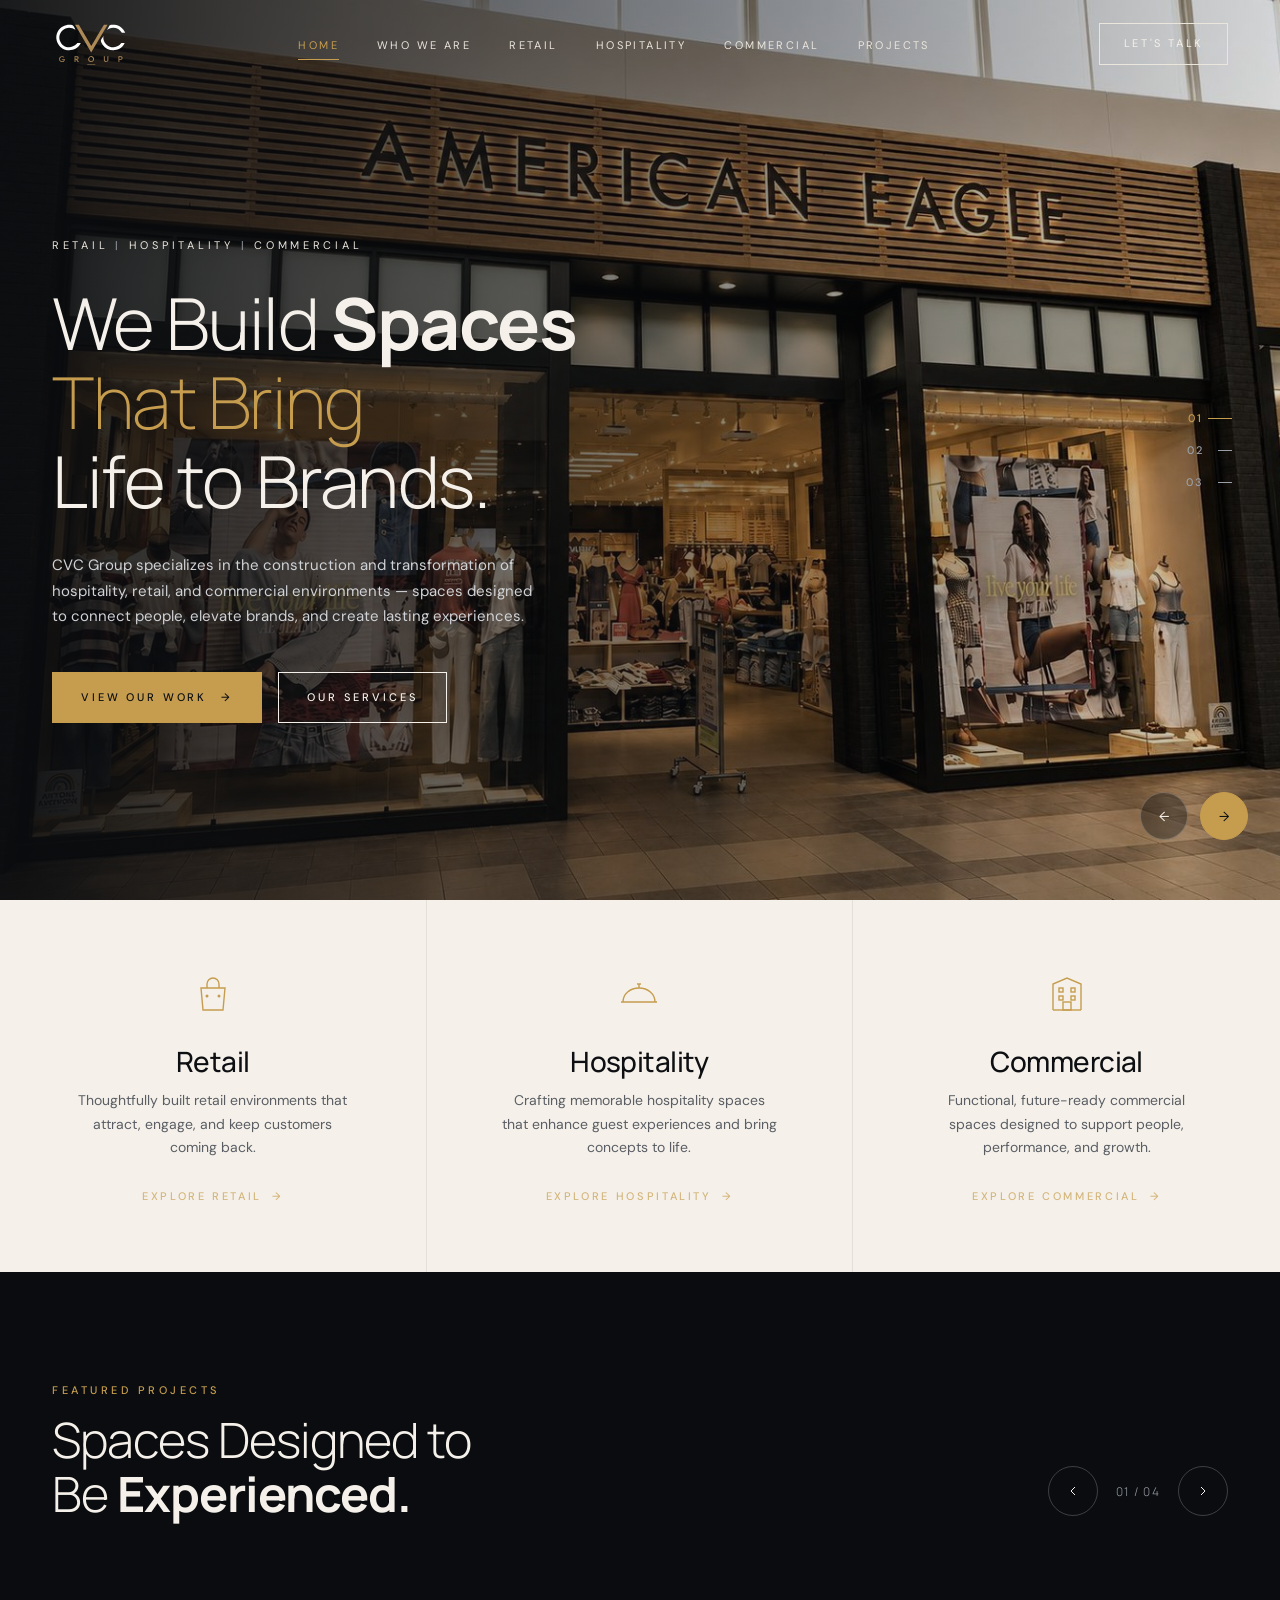
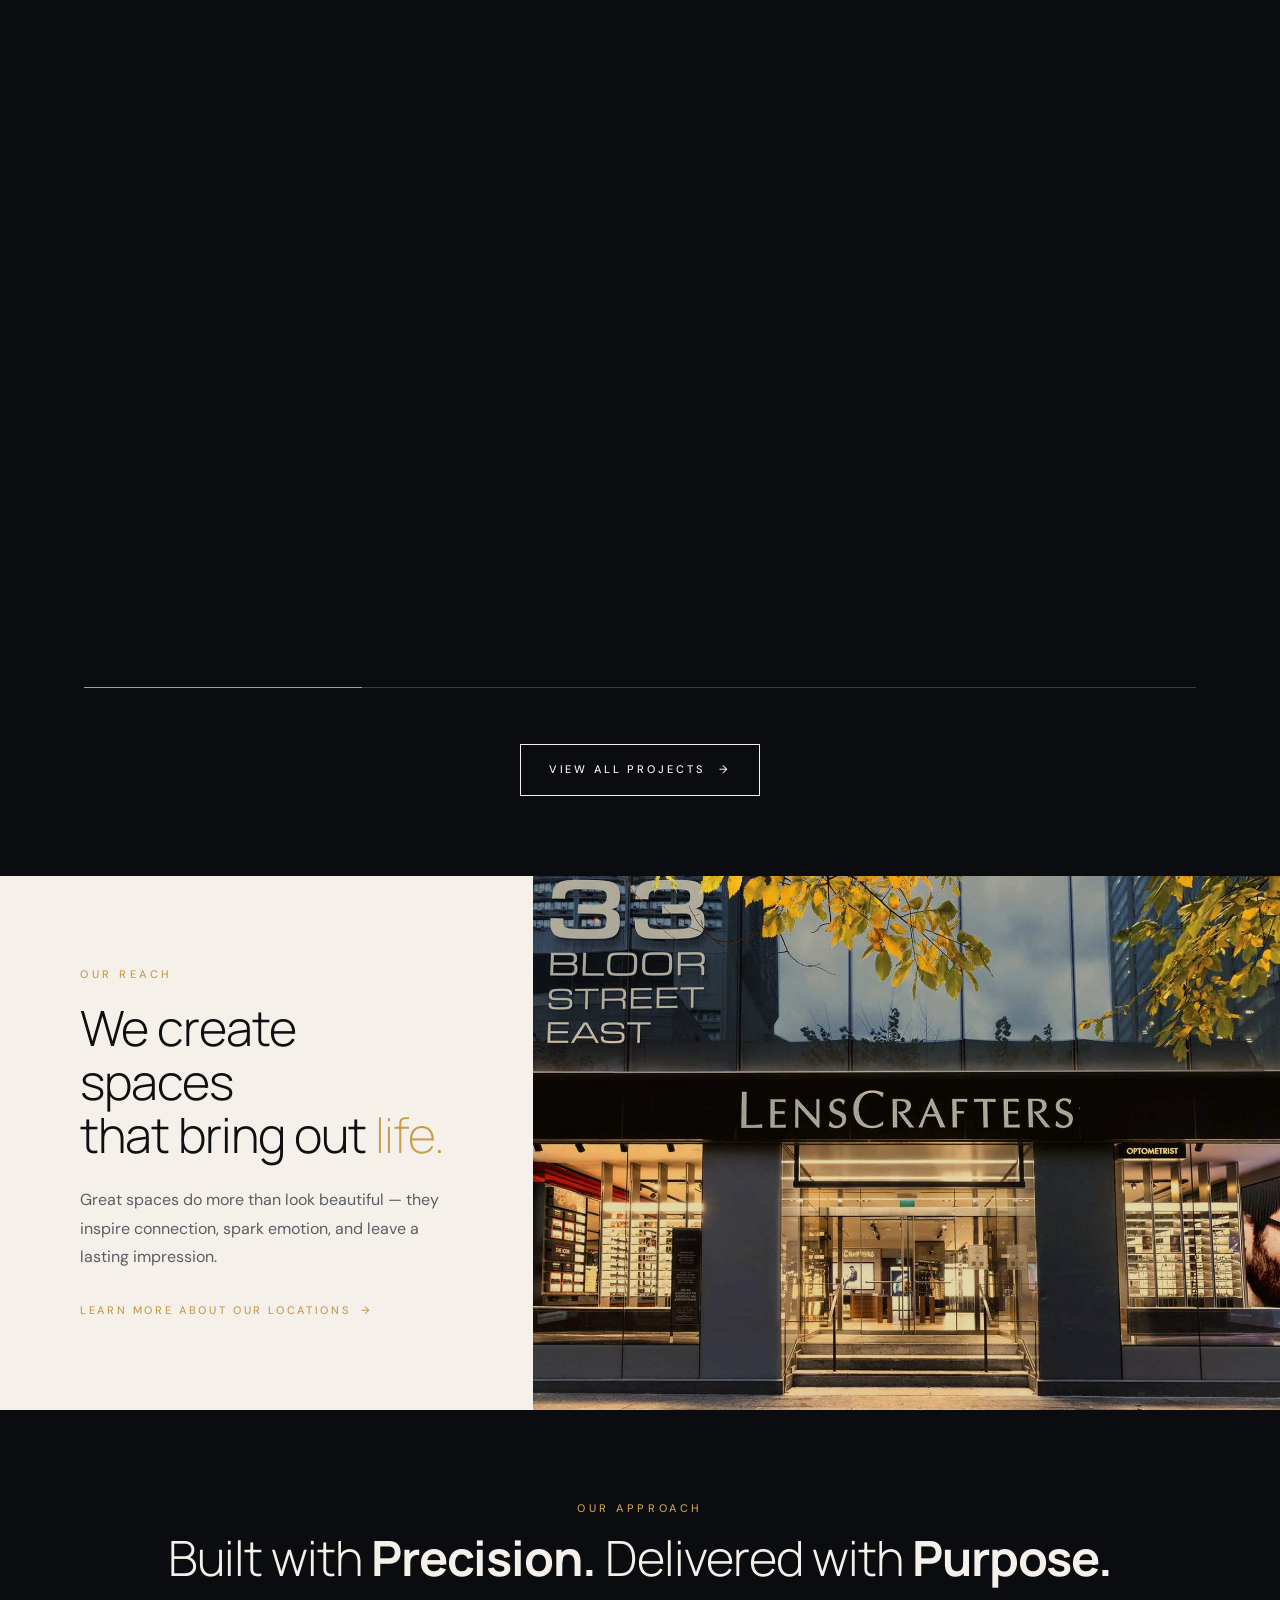
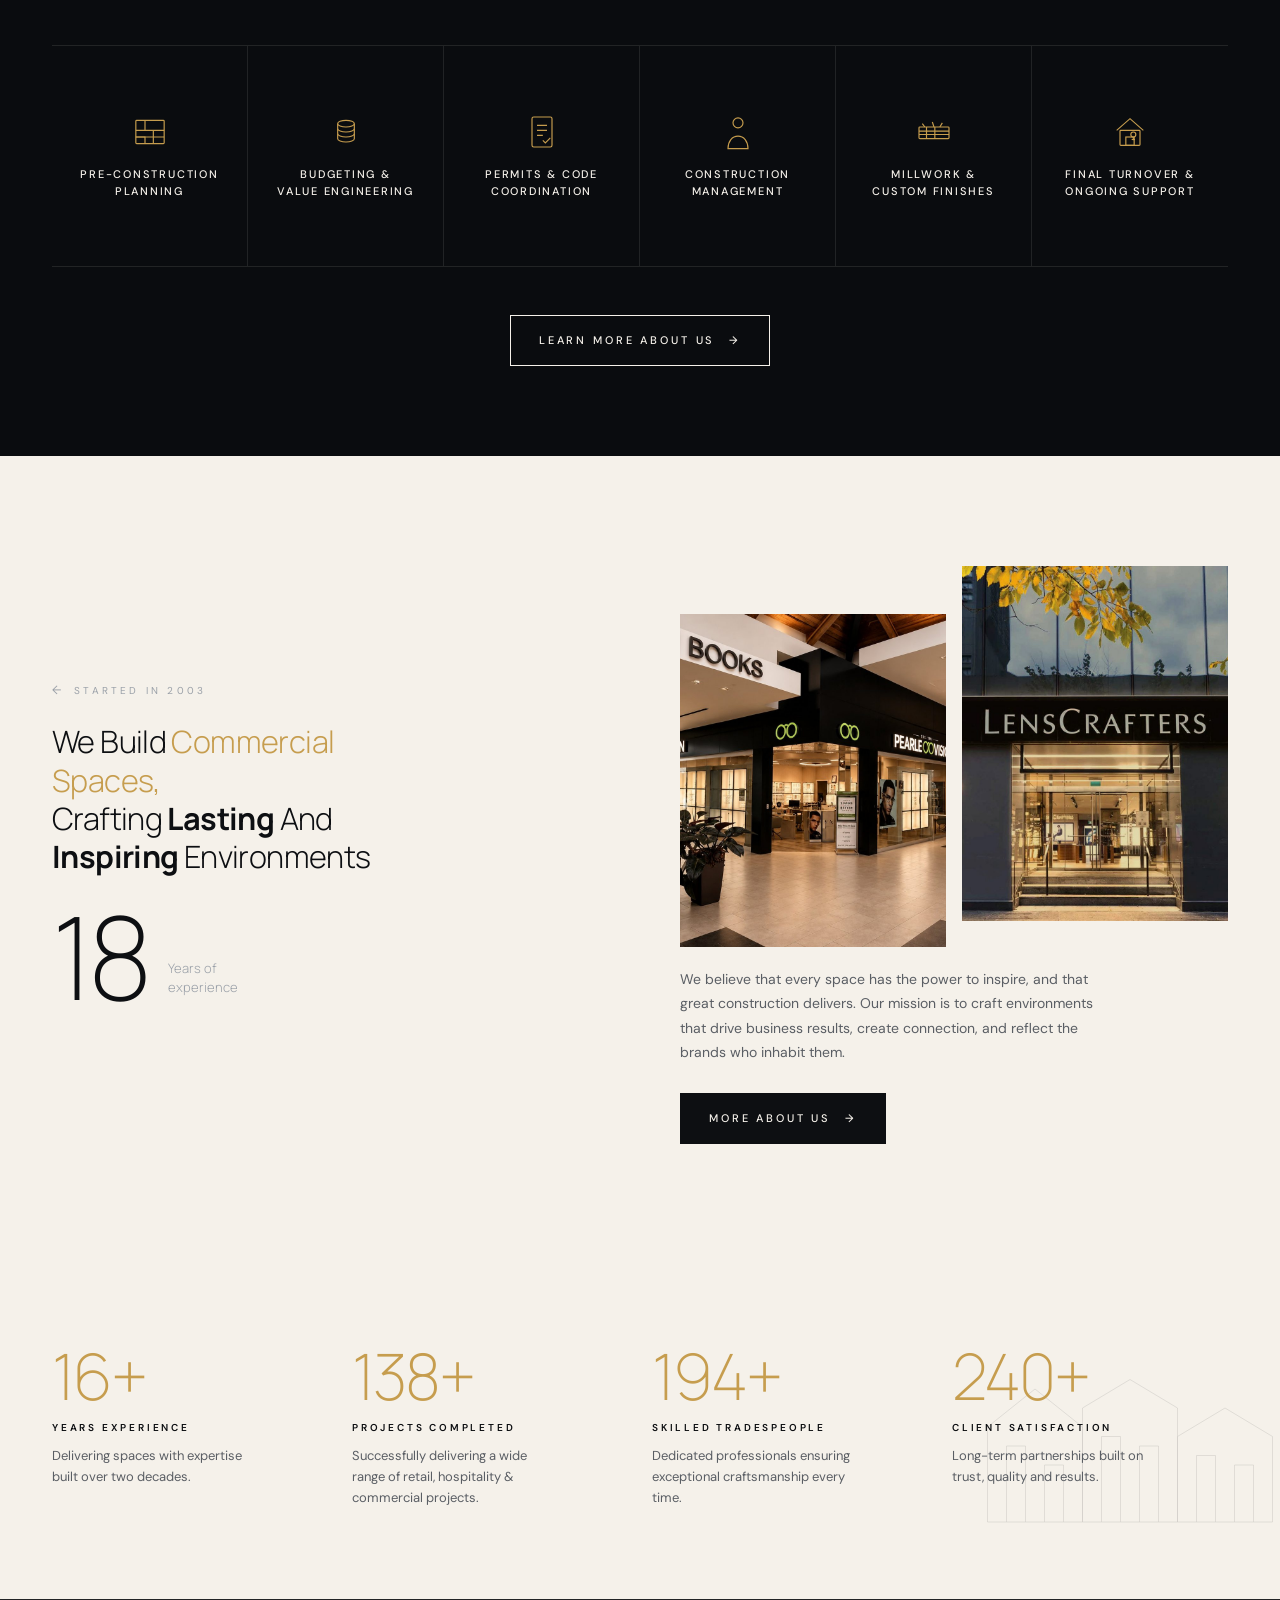
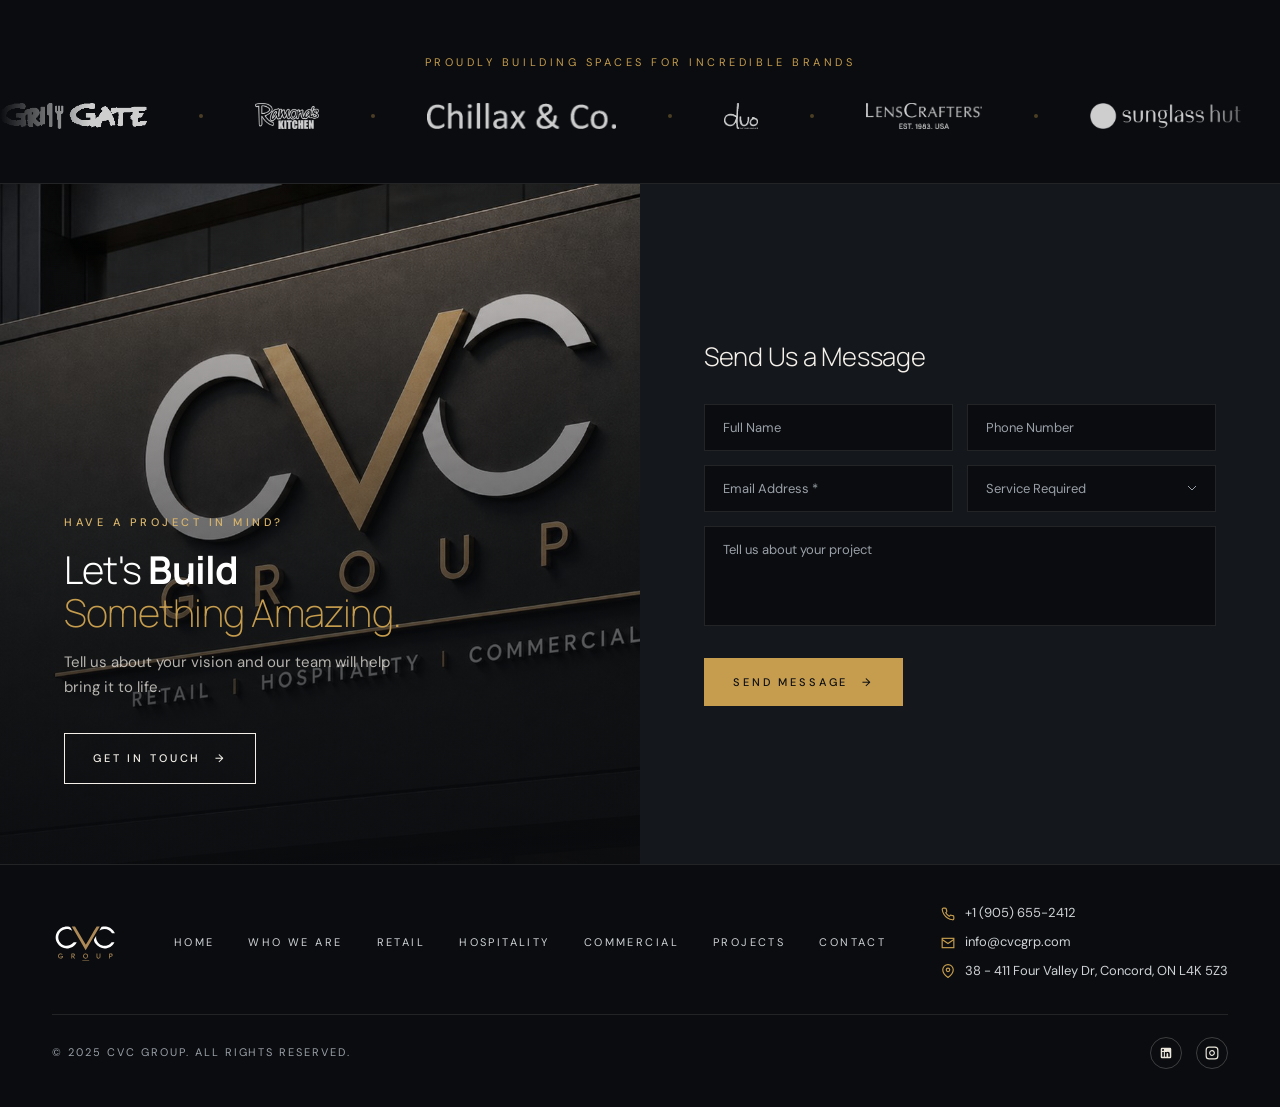
<file: index.html>
<!DOCTYPE html>
<html lang="en">
<head>
<meta charset="UTF-8">
<meta name="viewport" content="width=device-width, initial-scale=1.0">
<title>CVC Group — We Build Spaces That Bring Life to Brands</title>
<meta name="description" content="CVC Group specializes in the construction and transformation of hospitality, retail, and commercial environments — spaces designed to connect people, elevate brands, and create lasting experiences.">
<link rel="preconnect" href="https://fonts.googleapis.com">
<link rel="preconnect" href="https://fonts.gstatic.com" crossorigin>
<link href="https://fonts.googleapis.com/css2?family=Manrope:wght@200;300;400;500;600;700&family=DM+Sans:ital,wght@0,200;0,300;0,400;0,500;1,300;1,400&display=swap" rel="stylesheet">
<link rel="stylesheet" href="css/style.css">
</head>
<body>

<!-- ============ NAV ============ -->
<nav class="nav">
  <div class="container nav-inner">
    <!-- New SVG logo -->
    <a href="index.html" class="logo" aria-label="CVC Group">
      <img class="logo-svg" src="cvc.svg" alt="CVC Group"
           onerror="this.style.display='none';this.nextElementSibling.style.display='flex'">
      <span class="logo-mark" style="display:none">C<span>V</span>C <span style="font-size:14px;letter-spacing:.3em;color:var(--muted);font-weight:300">Group</span></span>
    </a>
    <ul class="nav-links">
      <li><a href="index.html" class="active">Home</a></li>
      <li><a href="who-we-are.html">Who We Are</a></li>
      <li><a href="retail.html">Retail</a></li>
      <li><a href="hospitality.html">Hospitality</a></li>
      <li><a href="commercial.html">Commercial</a></li>
      <li><a href="projects.html">Projects</a></li>
    </ul>
    <a href="contact.html" class="nav-cta">Let's Talk</a>
    <button class="burger" aria-label="Menu"><span></span><span></span><span></span></button>
  </div>
</nav>

<!-- ============ HERO ============ -->
<section class="hero">
  <div class="hero-slides">
    <div class="hero-slide active" style="background-image:url('images/hero-slide-1.jpg')"></div>
    <div class="hero-slide" style="background-image:url('images/hero-slide-2.jpg')"></div>
    <div class="hero-slide" style="background-image:url('images/hero-slide-3.jpg')"></div>
  </div>
  <div class="container hero-inner">
    <div class="hero-tags rv">Retail <span>|</span> Hospitality <span>|</span> Commercial</div>
    <h1 class="hero-title rv rv-d1">We Build <strong>Spaces</strong><br><span class="italic-accent">That Bring</span><br>Life to Brands.</h1>
    <p class="hero-sub rv rv-d2">CVC Group specializes in the construction and transformation of hospitality, retail, and commercial environments — spaces designed to connect people, elevate brands, and create lasting experiences.</p>
    <div class="hero-actions rv rv-d3">
      <a href="projects.html" class="btn btn-primary">View Our Work <span class="arr">→</span></a>
      <a href="#services" class="btn btn-ghost">Our Services</a>
    </div>
  </div>
  <div class="hero-dots">
    <button class="hero-dot active">01</button>
    <button class="hero-dot">02</button>
    <button class="hero-dot">03</button>
  </div>
  <div class="hero-arrows">
    <button class="hero-arrow prev" aria-label="Previous">←</button>
    <button class="hero-arrow next active" aria-label="Next">→</button>
  </div>
</section>

<!-- ============ SERVICE TRIPTYCH ============ -->
<section id="services" class="tri">
  <div class="tri-item rv">
    <div class="tri-icon">
      <svg viewBox="0 0 48 48" fill="none" stroke="currentColor" stroke-width="1.4" width="48" height="48">
        <path d="M12 18h24l-2 22H14L12 18Z"/><path d="M18 18v-4a6 6 0 0 1 12 0v4"/><circle cx="18" cy="26" r=".8" fill="currentColor"/><circle cx="30" cy="26" r=".8" fill="currentColor"/>
      </svg>
    </div>
    <h3>Retail</h3>
    <p>Thoughtfully built retail environments that attract, engage, and keep customers coming back.</p>
    <a href="retail.html" class="link-cta">Explore Retail <span>→</span></a>
  </div>
  <div class="tri-item rv rv-d1">
    <div class="tri-icon">
      <svg viewBox="0 0 48 48" fill="none" stroke="currentColor" stroke-width="1.4" width="48" height="48">
        <path d="M8 32c0-8 7-14 16-14s16 6 16 14"/><path d="M6 32h36"/><path d="M24 18v-4"/><path d="M22 14h4"/>
      </svg>
    </div>
    <h3>Hospitality</h3>
    <p>Crafting memorable hospitality spaces that enhance guest experiences and bring concepts to life.</p>
    <a href="hospitality.html" class="link-cta">Explore Hospitality <span>→</span></a>
  </div>
  <div class="tri-item rv rv-d2">
    <div class="tri-icon">
      <svg viewBox="0 0 48 48" fill="none" stroke="currentColor" stroke-width="1.4" width="48" height="48">
        <path d="M10 40V14l14-6 14 6v26"/><path d="M10 40h28"/><rect x="16" y="18" width="4" height="4"/><rect x="28" y="18" width="4" height="4"/><rect x="16" y="26" width="4" height="4"/><rect x="28" y="26" width="4" height="4"/><rect x="20" y="32" width="8" height="8"/>
      </svg>
    </div>
    <h3>Commercial</h3>
    <p>Functional, future-ready commercial spaces designed to support people, performance, and growth.</p>
    <a href="commercial.html" class="link-cta">Explore Commercial <span>→</span></a>
  </div>
</section>

<!-- ============ FEATURED PROJECTS CAROUSEL ============ -->
<section class="proj-carousel-section">
  <div class="container">
    <div class="proj-carousel-header rv">
      <div class="section-head">
        <div class="eyebrow">Featured Projects</div>
        <h2>Spaces Designed to<br>Be <strong>Experienced.</strong></h2>
      </div>
      <div class="carousel-controls">
        <button class="carousel-btn" id="carouselPrev" aria-label="Previous project">
          <svg viewBox="0 0 24 24" fill="none" stroke="currentColor" stroke-width="1.5"><path d="M15 18l-6-6 6-6"/></svg>
        </button>
        <span class="carousel-counter" id="carouselCounter">01 / 04</span>
        <button class="carousel-btn" id="carouselNext" aria-label="Next project">
          <svg viewBox="0 0 24 24" fill="none" stroke="currentColor" stroke-width="1.5"><path d="M9 18l6-6-6-6"/></svg>
        </button>
      </div>
    </div>
  </div>

  <div class="carousel-viewport" id="carouselViewport">
    <div class="carousel-track" id="carouselTrack">
      <div class="proj-card-c is-active">
        <img src="images/proj-lenscrafters.jpg" alt="LensCrafters">
        <div class="proj-card-body">
          <span class="proj-card-num">01.</span>
          <span class="proj-card-cat">Retail</span>
          <div class="proj-card-title">LensCrafters</div>
          <a href="projects.html" class="proj-card-link">View Project <span>→</span></a>
        </div>
      </div>
      <div class="proj-card-c">
        <img src="images/proj-la-senza.jpg" alt="La Senza">
        <div class="proj-card-body">
          <span class="proj-card-num">02.</span>
          <span class="proj-card-cat">Retail</span>
          <div class="proj-card-title">La Senza</div>
          <a href="projects.html" class="proj-card-link">View Project <span>→</span></a>
        </div>
      </div>
      <div class="proj-card-c">
        <img src="images/proj-chillax.jpg" alt="Chillax &amp; Co.">
        <div class="proj-card-body">
          <span class="proj-card-num">03.</span>
          <span class="proj-card-cat">Hospitality</span>
          <div class="proj-card-title">Chillax &amp; Co.</div>
          <a href="projects.html" class="proj-card-link">View Project <span>→</span></a>
        </div>
      </div>
      <div class="proj-card-c">
        <img src="images/proj-grill-gate.jpg" alt="Grill Gate">
        <div class="proj-card-body">
          <span class="proj-card-num">04.</span>
          <span class="proj-card-cat">Hospitality</span>
          <div class="proj-card-title">Grill Gate</div>
          <a href="projects.html" class="proj-card-link">View Project <span>→</span></a>
        </div>
      </div>
    </div>
  </div>

  <div class="container">
    <div class="carousel-progress rv">
      <div class="carousel-progress-track">
        <div class="carousel-progress-fill" id="carouselProgress" style="width:25%"></div>
      </div>
    </div>
    <div class="proj-carousel-cta rv">
      <a href="projects.html" class="btn btn-ghost">View All Projects <span class="arr">→</span></a>
    </div>
  </div>
</section>

<!-- ============ PHILOSOPHY SPLIT ============ -->
<section class="split">
  <div class="split-text rv">
    <div class="eyebrow">Our Reach</div>
    <h2>We create spaces<br>that bring out <span class="italic-accent">life.</span></h2>
    <p>Great spaces do more than look beautiful — they inspire connection, spark emotion, and leave a lasting impression.</p>
    <a href="contact.html#cvc-map-wrap" class="link-cta">Learn More About Our Locations <span>→</span></a>
  </div>
  <div class="split-img rv rv-d1">
    <img src="images/philosophy-split.jpg" alt="Interior space">
  </div>
</section>

<!-- ============ APPROACH ============ -->
<section class="approach">
  <div class="container">
    <div class="approach-head rv">
      <div class="eyebrow">Our Approach</div>
      <h2>Built with <strong>Precision.</strong> Delivered with <strong>Purpose.</strong></h2>
    </div>
    <div class="approach-grid rv rv-d1">

      <div class="approach-item">
        <div class="approach-front">
          <svg class="approach-icon" viewBox="0 0 48 48" fill="none" stroke="currentColor" stroke-width="1.4"><rect x="7" y="10" width="34" height="28" rx="1"/><path d="M7 22h34M7 30h34"/><path d="M18 10v12M28 22v16"/><path d="M7 30h11v8"/></svg>
          <h4>Pre-Construction<br>Planning</h4>
        </div>
        <div class="approach-back">
          <h4>Pre-Construction<br>Planning</h4>
          <p class="approach-desc">Scope, budget, and milestones locked before the first tool is lifted — protecting your investment from day one.</p>
        </div>
      </div>

      <div class="approach-item">
        <div class="approach-front">
          <svg class="approach-icon" viewBox="0 0 48 48" fill="none" stroke="currentColor" stroke-width="1.4"><ellipse cx="24" cy="14" rx="10" ry="4"/><path d="M14 14v6c0 2.2 4.5 4 10 4s10-1.8 10-4v-6"/><path d="M14 20v6c0 2.2 4.5 4 10 4s10-1.8 10-4v-6"/><path d="M14 26v6c0 2.2 4.5 4 10 4s10-1.8 10-4v-6"/></svg>
          <h4>Budgeting &amp;<br>Value Engineering</h4>
        </div>
        <div class="approach-back">
          <h4>Budgeting &amp;<br>Value Engineering</h4>
          <p class="approach-desc">Cost control without sacrificing design — smarter solutions that preserve intent and keep the number real.</p>
        </div>
      </div>

      <div class="approach-item">
        <div class="approach-front">
          <svg class="approach-icon" viewBox="0 0 48 48" fill="none" stroke="currentColor" stroke-width="1.4"><rect x="12" y="6" width="24" height="36" rx="2"/><path d="M18 16h12M18 22h12M18 28h7"/><path d="M25 34l3 3 6-6"/></svg>
          <h4>Permits &amp; Code<br>Coordination</h4>
        </div>
        <div class="approach-back">
          <h4>Permits &amp; Code<br>Coordination</h4>
          <p class="approach-desc">Every permit, inspection, and compliance requirement handled — you never worry about what's behind the scenes.</p>
        </div>
      </div>

      <div class="approach-item">
        <div class="approach-front">
          <svg class="approach-icon" viewBox="0 0 48 48" fill="none" stroke="currentColor" stroke-width="1.4"><circle cx="24" cy="13" r="6"/><path d="M12 44c0-9 5-15 12-15s12 6 12 15z"/></svg>
          <h4>Construction<br>Management</h4>
        </div>
        <div class="approach-back">
          <h4>Construction<br>Management</h4>
          <p class="approach-desc">Full trade and timeline ownership — every checkpoint managed with precision and direct accountability.</p>
        </div>
      </div>

      <div class="approach-item">
        <div class="approach-front">
          <svg class="approach-icon" viewBox="0 0 48 48" fill="none" stroke="currentColor" stroke-width="1.4"><rect x="6" y="18" width="36" height="14" rx="1"/><path d="M6 23h36M6 27h36"/><path d="M15 18v14M25 18v14"/><path d="M10 14l3 4M22 12l2 6M34 13l-3 5"/></svg>
          <h4>Millwork &amp;<br>Custom Finishes</h4>
        </div>
        <div class="approach-back">
          <h4>Millwork &amp;<br>Custom Finishes</h4>
          <p class="approach-desc">The details guests touch are where good builds become memorable ones. We treat every finish as a feature.</p>
        </div>
      </div>

      <div class="approach-item">
        <div class="approach-front">
          <svg class="approach-icon" viewBox="0 0 48 48" fill="none" stroke="currentColor" stroke-width="1.4"><path d="M8 22L24 8l16 14"/><rect x="12" y="22" width="24" height="18" rx="1"/><rect x="19" y="30" width="10" height="10"/><path d="M31 27a3 3 0 1 1-6 0 3 3 0 0 1 6 0zM28 30v4M26 33h4"/></svg>
          <h4>Final Turnover &amp;<br>Ongoing Support</h4>
        </div>
        <div class="approach-back">
          <h4>Final Turnover &amp;<br>Ongoing Support</h4>
          <p class="approach-desc">We stay engaged post-handover — your space opens on time and keeps performing exactly as designed.</p>
        </div>
      </div>

    </div>
    <div style="text-align:center;margin-top:48px" class="rv">
      <a href="who-we-are.html" class="btn btn-ghost">Learn More About Us <span class="arr">→</span></a>
    </div>
  </div>
</section>


<!-- ============ ABOUT FEATURE — Reference section after services ============ -->
<section class="about-feature">
  <div class="about-feature-inner">
    <div class="about-feature-text stagger-rv">
      <div class="about-feature-started rv">Started in 2003</div>
      <h2 class="about-feature-headline rv">We Build <em>Commercial Spaces,</em><br>Crafting <strong>Lasting</strong> And<br><strong>Inspiring</strong> Environments</h2>
      <div class="about-feature-stat-row rv">
        <div class="about-feature-big-num" data-count="22" data-suffix="">0</div>
        <div class="about-feature-stat-label">Years of<br>experience</div>
      </div>
    </div>
    <div class="about-feature-right rv rv-d1">
      <div class="about-feature-images">
        <div class="about-feature-img">
          <img src="images/about-feature-1.jpg" alt="CVC interior project">
        </div>
        <div class="about-feature-img">
          <img src="images/philosophy-split.jpg" alt="CVC hospitality project">
        </div>
      </div>
      <p class="about-feature-body">We believe that every space has the power to inspire, and that great construction delivers. Our mission is to craft environments that drive business results, create connection, and reflect the brands who inhabit them.</p>
      <a href="who-we-are.html" class="btn btn-dark" style="align-self:flex-start">More About Us <span class="arr">→</span></a>
    </div>
  </div>
</section>

<!-- ============ STATS ============ -->
<section class="stats">
  <svg class="stats-bg" viewBox="0 0 400 300" fill="none" stroke="currentColor" stroke-width=".6">
    <path d="M50 250h300M50 250V150l50-40 50 40v100M150 250V130l50-30 50 30v120M250 250V160l50-30 50 30v90"/>
    <path d="M70 250v-80h20v80M110 250v-60h20v60M170 250v-90h20v90M210 250v-80h20v80M270 250v-70h20v70M310 250v-60h20v60"/>
  </svg>
  <div class="container">
    <div class="stats-grid">
      <div class="rv">
        <div class="stat-num"><span data-count="22">0</span><span>+</span></div>
        <div class="stat-label">Years Experience</div>
        <p class="stat-desc">Delivering spaces with expertise built over two decades.</p>
      </div>
      <div class="rv rv-d1">
        <div class="stat-num"><span data-count="189">0</span><span>+</span></div>
        <div class="stat-label">Projects Completed</div>
        <p class="stat-desc">Successfully delivering a wide range of retail, hospitality &amp; commercial projects.</p>
      </div>
      <div class="rv rv-d2">
        <div class="stat-num"><span data-count="265">0</span><span>+</span></div>
        <div class="stat-label">Skilled Tradespeople</div>
        <p class="stat-desc">Dedicated professionals ensuring exceptional craftsmanship every time.</p>
      </div>
      <div class="rv rv-d3">
        <div class="stat-num"><span data-count="328">0</span><span>+</span></div>
        <div class="stat-label">Client Satisfaction</div>
        <p class="stat-desc">Long-term partnerships built on trust, quality and results.</p>
      </div>
    </div>
  </div>
</section>

<!-- ============ BRANDS — Infinite Marquee ============ -->
<section class="brands">
  <div class="brands-head rv">Proudly Building Spaces for Incredible Brands</div>
  <div class="brands-track">
    <div class="brands-rows">
      <!-- Row 1: left to right -->
      <div class="brand-row brand-row-1">
        <img src="images/logo-grill-gate.png" alt="Grill Gate" style="height:26px;width:auto;display:block;opacity:0.8;filter:brightness(0) invert(1);">
        <span class="brand-sep"></span>
        <img src="images/logo-ramonas.png" alt="Ramona's Kitchen" style="height:26px;width:auto;display:block;opacity:0.8;filter:brightness(0) invert(1);">
        <span class="brand-sep"></span>
        <img src="images/logo-chillax.png" alt="Chillax & Co." style="height:26px;width:auto;display:block;opacity:0.8;filter:brightness(0) invert(1);">
        <span class="brand-sep"></span>
        <img src="images/logo-duo.png" alt="Duo" style="height:26px;width:auto;display:block;opacity:0.8;filter:brightness(0) invert(1);">
        <span class="brand-sep"></span>
        <img src="images/logo-lenscrafters.png" alt="Lenscrafters" style="height:26px;width:auto;display:block;opacity:0.8;filter:brightness(0) invert(1);">
        <span class="brand-sep"></span>
        <img src="images/logo-sunglass-hut.png" alt="Sunglass Hut" style="height:26px;width:auto;display:block;opacity:0.8;filter:brightness(0) invert(1);">
        <span class="brand-sep"></span>
        <img src="images/logo-aerie.png" alt="Aerie" style="height:26px;width:auto;display:block;opacity:0.8;filter:brightness(0) invert(1);">
        <span class="brand-sep"></span>
        <!-- Duplicate for seamless loop -->
        <img src="images/logo-grill-gate.png" alt="Grill Gate" style="height:26px;width:auto;display:block;opacity:0.8;filter:brightness(0) invert(1);">
        <span class="brand-sep"></span>
        <img src="images/logo-ramonas.png" alt="Ramona's Kitchen" style="height:26px;width:auto;display:block;opacity:0.8;filter:brightness(0) invert(1);">
        <span class="brand-sep"></span>
        <img src="images/logo-chillax.png" alt="Chillax & Co." style="height:26px;width:auto;display:block;opacity:0.8;filter:brightness(0) invert(1);">
        <span class="brand-sep"></span>
        <img src="images/logo-duo.png" alt="Duo" style="height:26px;width:auto;display:block;opacity:0.8;filter:brightness(0) invert(1);">
        <span class="brand-sep"></span>
        <img src="images/logo-lenscrafters.png" alt="Lenscrafters" style="height:26px;width:auto;display:block;opacity:0.8;filter:brightness(0) invert(1);">
        <span class="brand-sep"></span>
        <img src="images/logo-sunglass-hut.png" alt="Sunglass Hut" style="height:26px;width:auto;display:block;opacity:0.8;filter:brightness(0) invert(1);">
        <span class="brand-sep"></span>
        <img src="images/logo-aerie.png" alt="Aerie" style="height:26px;width:auto;display:block;opacity:0.8;filter:brightness(0) invert(1);">
        <span class="brand-sep"></span>
      </div>
      <!-- Row 2: right to left -->
      <div class="brand-row brand-row-2">
        <img src="images/logo-sunglass-hut.png" alt="Sunglass Hut" style="height:26px;width:auto;display:block;opacity:0.8;filter:brightness(0) invert(1);">
        <span class="brand-sep"></span>
        <img src="images/logo-aerie.png" alt="Aerie" style="height:26px;width:auto;display:block;opacity:0.8;filter:brightness(0) invert(1);">
        <span class="brand-sep"></span>
        <img src="images/logo-lenscrafters.png" alt="Lenscrafters" style="height:26px;width:auto;display:block;opacity:0.8;filter:brightness(0) invert(1);">
        <span class="brand-sep"></span>
        <img src="images/logo-duo.png" alt="Duo" style="height:26px;width:auto;display:block;opacity:0.8;filter:brightness(0) invert(1);">
        <span class="brand-sep"></span>
        <img src="images/logo-chillax.png" alt="Chillax & Co." style="height:26px;width:auto;display:block;opacity:0.8;filter:brightness(0) invert(1);">
        <span class="brand-sep"></span>
        <img src="images/logo-ramonas.png" alt="Ramona's Kitchen" style="height:26px;width:auto;display:block;opacity:0.8;filter:brightness(0) invert(1);">
        <span class="brand-sep"></span>
        <img src="images/logo-grill-gate.png" alt="Grill Gate" style="height:26px;width:auto;display:block;opacity:0.8;filter:brightness(0) invert(1);">
        <span class="brand-sep"></span>
        <!-- Duplicate -->
        <img src="images/logo-sunglass-hut.png" alt="Sunglass Hut" style="height:26px;width:auto;display:block;opacity:0.8;filter:brightness(0) invert(1);">
        <span class="brand-sep"></span>
        <img src="images/logo-aerie.png" alt="Aerie" style="height:26px;width:auto;display:block;opacity:0.8;filter:brightness(0) invert(1);">
        <span class="brand-sep"></span>
        <img src="images/logo-lenscrafters.png" alt="Lenscrafters" style="height:26px;width:auto;display:block;opacity:0.8;filter:brightness(0) invert(1);">
        <span class="brand-sep"></span>
        <img src="images/logo-duo.png" alt="Duo" style="height:26px;width:auto;display:block;opacity:0.8;filter:brightness(0) invert(1);">
        <span class="brand-sep"></span>
        <img src="images/logo-chillax.png" alt="Chillax & Co." style="height:26px;width:auto;display:block;opacity:0.8;filter:brightness(0) invert(1);">
        <span class="brand-sep"></span>
        <img src="images/logo-ramonas.png" alt="Ramona's Kitchen" style="height:26px;width:auto;display:block;opacity:0.8;filter:brightness(0) invert(1);">
        <span class="brand-sep"></span>
        <img src="images/logo-grill-gate.png" alt="Grill Gate" style="height:26px;width:auto;display:block;opacity:0.8;filter:brightness(0) invert(1);">
        <span class="brand-sep"></span>
      </div>
    </div>
  </div>
</section>

<!-- ============ CONTACT — Premium split with form ============ -->
<section class="home-contact" id="contact">
  <div class="home-contact-left" style="background-image:url('images/contact-bg.jpg')">
    <div class="eyebrow">Have a Project in Mind?</div>
    <h2>Let's <strong>Build</strong><br><span class="italic-accent">Something Amazing.</span></h2>
    <p>Tell us about your vision and our team will help bring it to life.</p>
    <a href="contact.html" class="btn btn-ghost" style="align-self:flex-start">Get in Touch <span class="arr">→</span></a>
  </div>
  <div class="home-contact-right rv rv-d1">
    <h3>Send Us a Message</h3>
    <form class="home-contact-form" onsubmit="event.preventDefault(); this.innerHTML='<p style=&quot;color:var(--gold);font-size:15px&quot;>Thanks — we\'ll be in touch shortly.</p>'">
      <div class="form-row">
        <input type="text" class="form-input" placeholder="Full Name" required>
        <input type="tel" class="form-input" placeholder="Phone Number">
      </div>
      <div class="form-row">
        <input type="email" class="form-input" placeholder="Email Address *" required>
        <select class="form-select">
          <option value="">Service Required</option>
          <option>Retail Build-out</option>
          <option>Hospitality Construction</option>
          <option>Commercial Construction</option>
          <option>Renovation / Tenant Improvement</option>
          <option>Other</option>
        </select>
      </div>
      <textarea class="form-textarea" placeholder="Tell us about your project"></textarea>
      <button type="submit" class="btn btn-primary" style="align-self:flex-start">Send Message <span class="arr">→</span></button>
    </form>
  </div>
</section>

<!-- ============ FOOTER ============ -->
<footer class="footer">
  <div class="container">
    <div class="footer-inner">
      <div class="footer-logo">
        <img class="logo-svg" src="cvc.svg" alt="CVC Group"
             onerror="this.style.display='none';this.nextElementSibling.style.display='flex'">
        <span class="logo-mark" style="display:none">C<span>V</span>C</span>
      </div>
      <div class="footer-links">
        <a href="index.html">Home</a>
        <a href="who-we-are.html">Who We Are</a>
        <a href="retail.html">Retail</a>
        <a href="hospitality.html">Hospitality</a>
        <a href="commercial.html">Commercial</a>
        <a href="projects.html">Projects</a>
        <a href="contact.html">Contact</a>
      </div>
      <div class="footer-contact">
        <div><svg width="14" height="14" viewBox="0 0 24 24" fill="none" stroke="currentColor" stroke-width="2"><path d="M22 16.92v3a2 2 0 0 1-2.18 2 19.86 19.86 0 0 1-8.63-3.07 19.5 19.5 0 0 1-6-6A19.86 19.86 0 0 1 2.12 4.18 2 2 0 0 1 4.11 2h3a2 2 0 0 1 2 1.72 12.84 12.84 0 0 0 .7 2.81 2 2 0 0 1-.45 2.11L8.09 9.91a16 16 0 0 0 6 6l1.27-1.27a2 2 0 0 1 2.11-.45 12.84 12.84 0 0 0 2.81.7A2 2 0 0 1 22 16.92z"/></svg>+1 (905) 655-2412</div>
        <div><svg width="14" height="14" viewBox="0 0 24 24" fill="none" stroke="currentColor" stroke-width="2"><rect x="2" y="4" width="20" height="16"/><path d="m22 6-10 7L2 6"/></svg>info@cvcgrp.com</div>
        <div><svg width="14" height="14" viewBox="0 0 24 24" fill="none" stroke="currentColor" stroke-width="2"><path d="M21 10c0 7-9 13-9 13s-9-6-9-13a9 9 0 0 1 18 0z"/><circle cx="12" cy="10" r="3"/></svg>38 - 411 Four Valley Dr, Concord, ON L4K 5Z3</div>
      </div>
    </div>
    <div class="footer-bottom">
      <div>© 2025 CVC Group. All Rights Reserved.</div>
      <div class="footer-social">
        <a href="#" aria-label="LinkedIn"><svg width="14" height="14" viewBox="0 0 24 24" fill="currentColor"><path d="M19 3a2 2 0 0 1 2 2v14a2 2 0 0 1-2 2H5a2 2 0 0 1-2-2V5a2 2 0 0 1 2-2h14m-.5 15.5v-5.3a3.26 3.26 0 0 0-3.26-3.26c-.85 0-1.84.52-2.32 1.3v-1.11h-2.79v8.37h2.79v-4.93c0-.77.62-1.4 1.39-1.4a1.4 1.4 0 0 1 1.4 1.4v4.93h2.79M6.88 8.56a1.68 1.68 0 0 0 1.68-1.68c0-.93-.75-1.69-1.68-1.69a1.69 1.69 0 0 0-1.69 1.69c0 .93.76 1.68 1.69 1.68m1.39 9.94v-8.37H5.5v8.37h2.77z"/></svg></a>
        <a href="#" aria-label="Instagram"><svg width="14" height="14" viewBox="0 0 24 24" fill="none" stroke="currentColor" stroke-width="2"><rect x="2" y="2" width="20" height="20" rx="5"/><path d="M16 11.37A4 4 0 1 1 12.63 8 4 4 0 0 1 16 11.37z"/><line x1="17.5" y1="6.5" x2="17.51" y2="6.5"/></svg></a>
      </div>
    </div>
  </div>
</footer>

<script src="js/main.js"></script>
<script>
/* ============ PROJECTS CAROUSEL ============ */
(function() {
  const track      = document.getElementById('carouselTrack');
  const viewport   = document.getElementById('carouselViewport');
  const cards      = Array.from(track.querySelectorAll('.proj-card-c'));
  const prevBtn    = document.getElementById('carouselPrev');
  const nextBtn    = document.getElementById('carouselNext');
  const counterEl  = document.getElementById('carouselCounter');
  const progressEl = document.getElementById('carouselProgress');
  const total      = cards.length;
  let activeIdx    = 0;
  let busy         = false;

  function getGap() {
    return parseFloat(window.getComputedStyle(track).gap) || 18;
  }

  function calcOffset(idx) {
    const vw  = viewport.getBoundingClientRect().width;
    const gap = getGap();
    let off   = 0;
    for (let i = 0; i < idx; i++) {
      off += cards[i].getBoundingClientRect().width + gap;
    }
    const cw = cards[idx].getBoundingClientRect().width;
    return Math.max(0, off - (vw - cw) / 2);
  }

  function update(newIdx) {
    if (busy) return;
    busy = true;
    cards[activeIdx].classList.remove('is-active');
    activeIdx = ((newIdx % total) + total) % total;
    cards[activeIdx].classList.add('is-active');
    // Allow layout to repaint before measuring
    requestAnimationFrame(() => {
      track.style.transform = `translateX(-${calcOffset(activeIdx)}px)`;
      counterEl.textContent =
        String(activeIdx + 1).padStart(2, '0') + ' / ' + String(total).padStart(2, '0');
      progressEl.style.width = ((activeIdx + 1) / total * 100) + '%';
      setTimeout(() => { busy = false; }, 900);
    });
  }

  prevBtn.addEventListener('click', () => update(activeIdx - 1));
  nextBtn.addEventListener('click', () => update(activeIdx + 1));

  // Click side cards to focus
  cards.forEach((c, i) => {
    c.addEventListener('click', () => { if (i !== activeIdx) update(i); });
  });

  // Keyboard
  document.addEventListener('keydown', e => {
    if (e.key === 'ArrowLeft')  update(activeIdx - 1);
    if (e.key === 'ArrowRight') update(activeIdx + 1);
  });

  // Touch swipe
  let tx = 0;
  viewport.addEventListener('touchstart', e => { tx = e.changedTouches[0].screenX; }, { passive: true });
  viewport.addEventListener('touchend',   e => {
    const diff = tx - e.changedTouches[0].screenX;
    if (Math.abs(diff) > 50) update(diff > 0 ? activeIdx + 1 : activeIdx - 1);
  }, { passive: true });

  // Init — no transition on first paint
  track.style.transition = 'none';
  requestAnimationFrame(() => {
    track.style.transform = `translateX(-${calcOffset(0)}px)`;
    requestAnimationFrame(() => { track.style.transition = ''; });
  });

  // Reposition on resize
  let resizeRaf;
  window.addEventListener('resize', () => {
    cancelAnimationFrame(resizeRaf);
    resizeRaf = requestAnimationFrame(() => {
      track.style.transition = 'none';
      track.style.transform = `translateX(-${calcOffset(activeIdx)}px)`;
      requestAnimationFrame(() => { track.style.transition = ''; });
    });
  });
})();
</script>
</body>
</html>
</file>
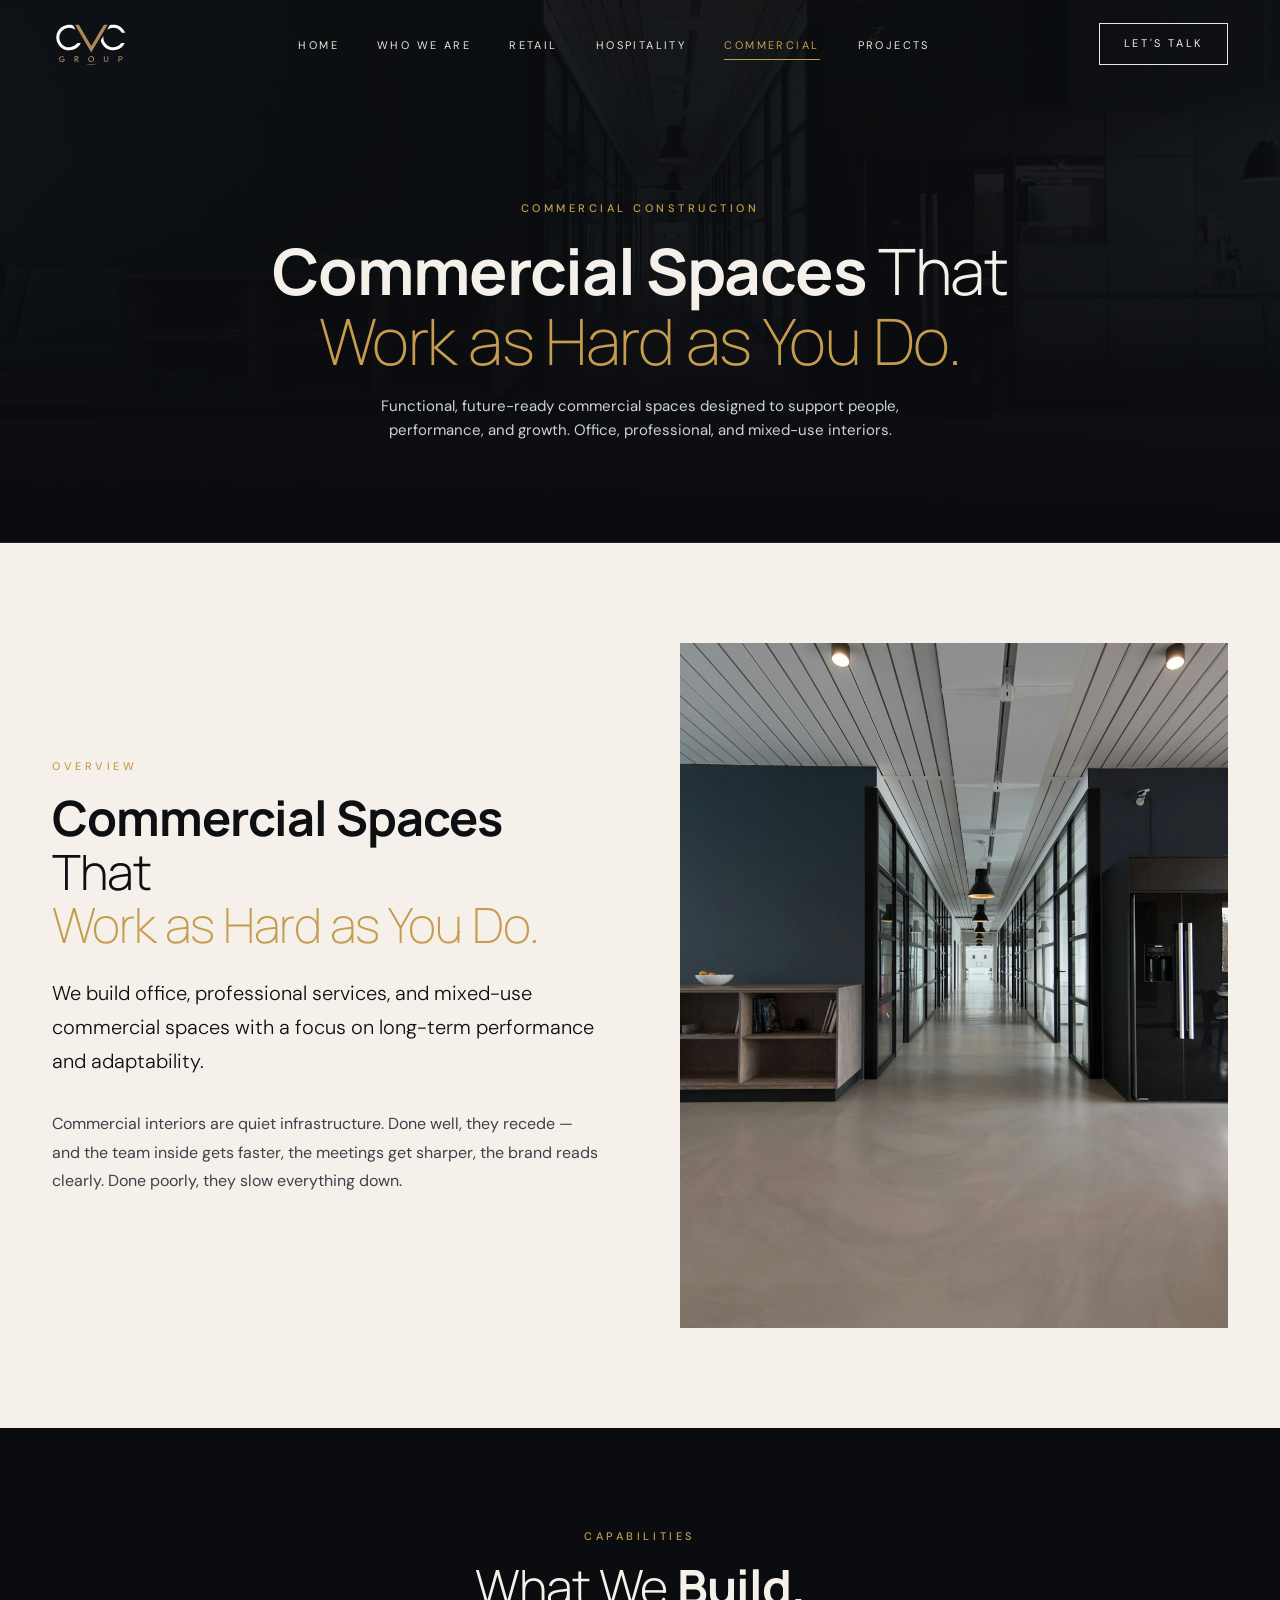
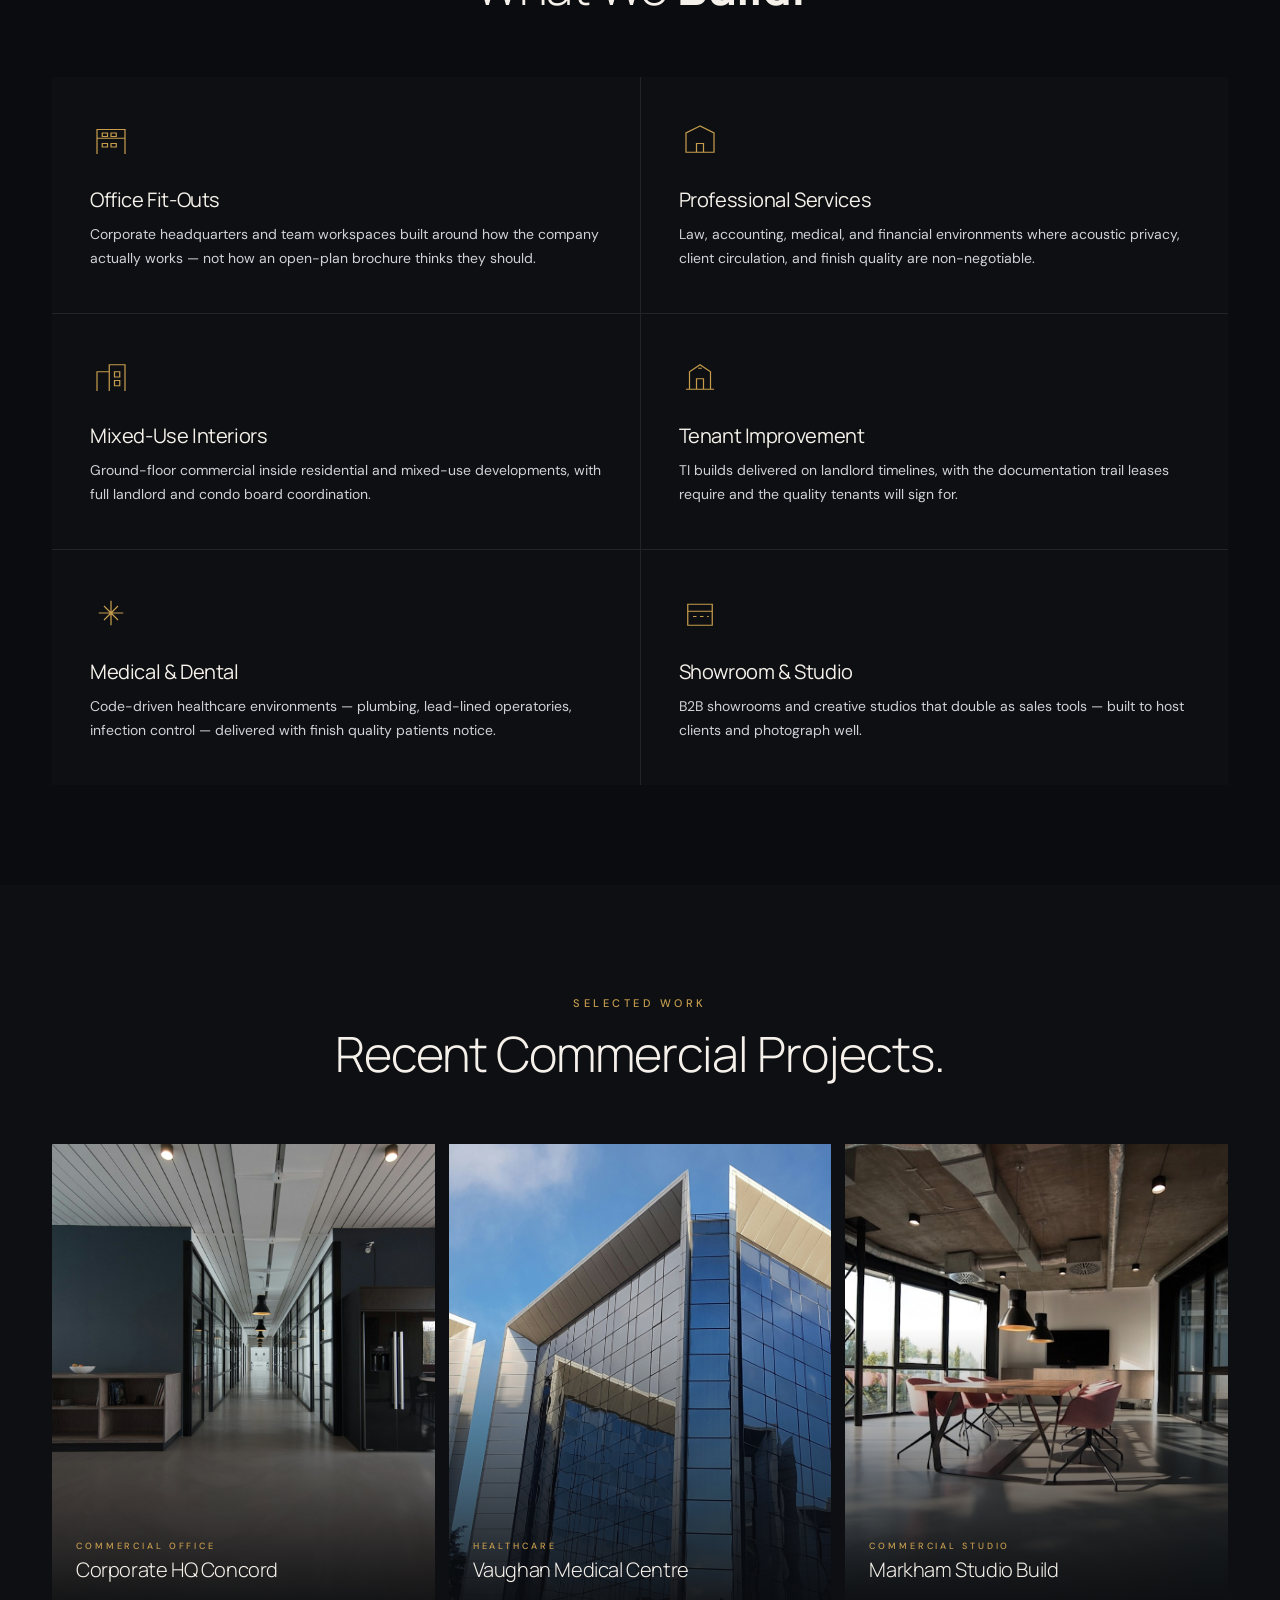
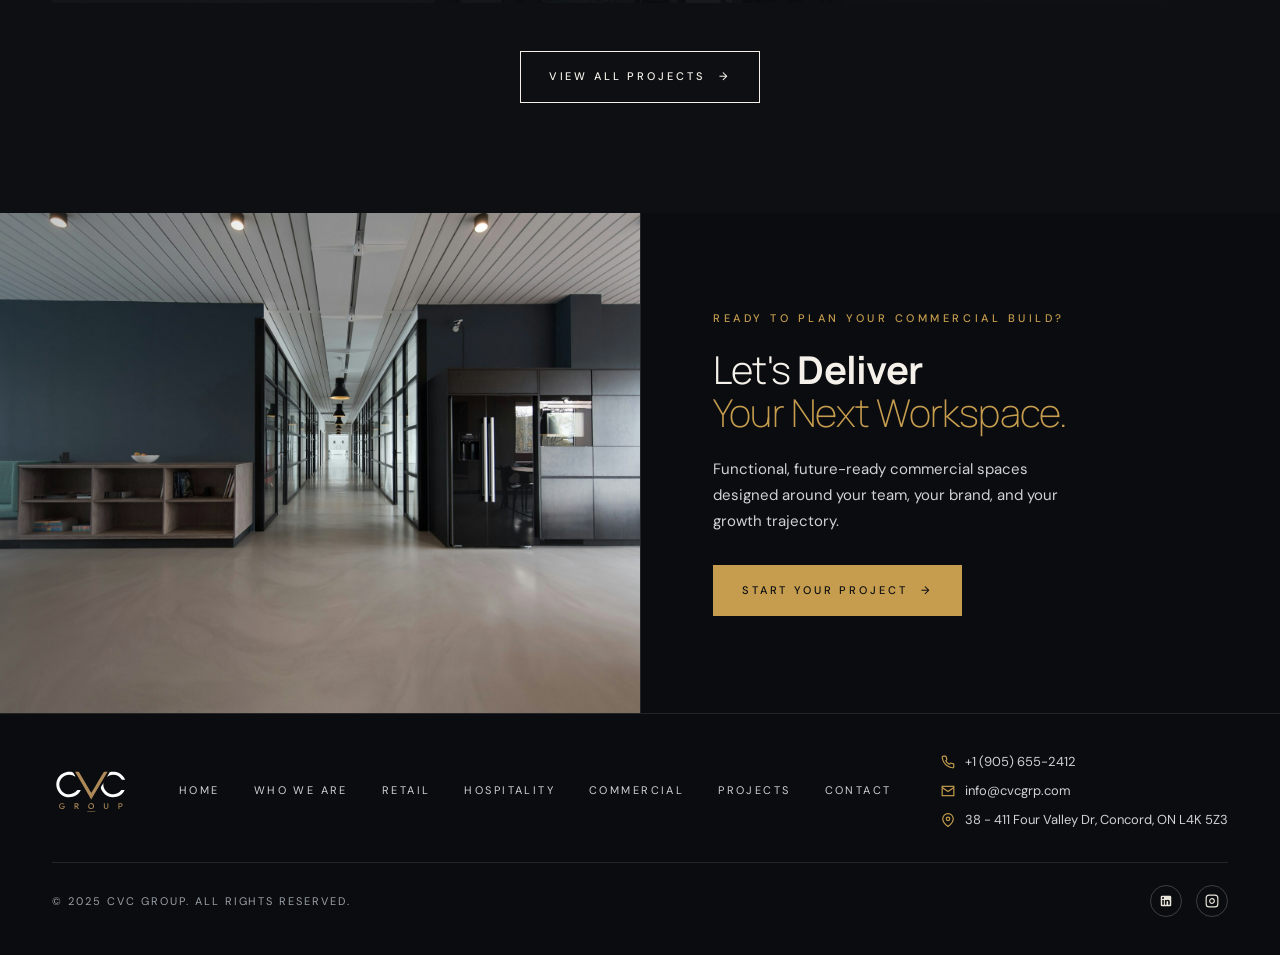
<file: commercial.html>
<!DOCTYPE html>
<html lang="en">
<head>
<meta charset="UTF-8">
<meta name="viewport" content="width=device-width, initial-scale=1.0">
<title>Commercial Construction — CVC Group</title>
<meta name="description" content="Functional, future-ready commercial spaces designed to support people, performance, and growth. Office, professional, and mixed-use interiors.">
<link rel="preconnect" href="https://fonts.googleapis.com">
<link rel="preconnect" href="https://fonts.gstatic.com" crossorigin>
<link href="https://fonts.googleapis.com/css2?family=Manrope:wght@200;300;400;500;600;700&family=DM+Sans:ital,wght@0,200;0,300;0,400;0,500;1,300;1,400&display=swap" rel="stylesheet">
<link rel="stylesheet" href="css/style.css">
</head>
<body>

<nav class="nav">
  <div class="container nav-inner">
    <a href="index.html" class="logo"><img class="logo-svg" src="cvc.svg" alt="CVC Group" onerror="this.style.display='none'"></a>
    <ul class="nav-links">
      <li><a href="index.html">Home</a></li>
      <li><a href="who-we-are.html">Who We Are</a></li>
      <li><a href="retail.html">Retail</a></li>
      <li><a href="hospitality.html">Hospitality</a></li>
      <li><a href="commercial.html" class="active">Commercial</a></li>
      <li><a href="projects.html">Projects</a></li>
    </ul>
    <a href="contact.html" class="nav-cta">Let's Talk</a>
    <button class="burger" aria-label="Menu"><span></span><span></span><span></span></button>
  </div>
</nav>

<section class="page-hero">
  <div class="page-hero-bg"><img src="images/office-interior.jpg" alt=""></div>
  <div class="container page-hero-inner">
    <div class="eyebrow rv">Commercial Construction</div>
    <h1 class="rv rv-d1"><strong>Commercial Spaces</strong> That<br><span class="italic-accent">Work as Hard as You Do.</span></h1>
    <p class="rv rv-d2">Functional, future-ready commercial spaces designed to support people, performance, and growth. Office, professional, and mixed-use interiors.</p>
  </div>
</section>

<section class="service-intro">
  <div class="container">
    <div class="two-col">
      <div class="two-col-text rv">
        <div class="eyebrow">Overview</div>
        <h2><strong>Commercial Spaces</strong> That<br><span class="italic-accent">Work as Hard as You Do.</span></h2>
        <p class="lead">We build office, professional services, and mixed-use commercial spaces with a focus on long-term performance and adaptability.</p>
        <p>Commercial interiors are quiet infrastructure. Done well, they recede — and the team inside gets faster, the meetings get sharper, the brand reads clearly. Done poorly, they slow everything down.</p>
      </div>
      <div class="two-col-img rv rv-d1">
        <img src="images/office-interior.jpg" alt="Commercial Construction">
      </div>
    </div>
  </div>
</section>

<section class="capabilities">
  <div class="container">
    <div class="section-head rv">
      <div class="eyebrow">Capabilities</div>
      <h2>What We <strong>Build.</strong></h2>
    </div>
    <div class="cap-grid">
      <div class="cap rv">
        <svg class="cap-icon" viewBox="0 0 48 48" fill="none" stroke="currentColor" stroke-width="1.4"><path d="M8 40V12h32v28 M8 22h32 M14 16h6v4h-6z M24 16h6v4h-6z M14 28h6v4h-6z M24 28h6v4h-6z"/></svg>
        <h3>Office Fit-Outs</h3>
        <p>Corporate headquarters and team workspaces built around how the company actually works — not how an open-plan brochure thinks they should.</p>
      </div>
      <div class="cap rv rv-d1">
        <svg class="cap-icon" viewBox="0 0 48 48" fill="none" stroke="currentColor" stroke-width="1.4"><path d="M24 8L8 16v22h32V16L24 8Z M20 28h8v10h-8z"/></svg>
        <h3>Professional Services</h3>
        <p>Law, accounting, medical, and financial environments where acoustic privacy, client circulation, and finish quality are non-negotiable.</p>
      </div>
      <div class="cap rv rv-d2">
        <svg class="cap-icon" viewBox="0 0 48 48" fill="none" stroke="currentColor" stroke-width="1.4"><path d="M8 40V18h14v22 M22 40V10h18v30 M28 18h6v6h-6z M28 28h6v6h-6z"/></svg>
        <h3>Mixed-Use Interiors</h3>
        <p>Ground-floor commercial inside residential and mixed-use developments, with full landlord and condo board coordination.</p>
      </div>
      <div class="cap rv rv-d3">
        <svg class="cap-icon" viewBox="0 0 48 48" fill="none" stroke="currentColor" stroke-width="1.4"><path d="M8 38h32 M12 38V18l12-8 12 8v20 M20 38V26h8v12 M22 14h4"/></svg>
        <h3>Tenant Improvement</h3>
        <p>TI builds delivered on landlord timelines, with the documentation trail leases require and the quality tenants will sign for.</p>
      </div>
      <div class="cap rv rv-d4">
        <svg class="cap-icon" viewBox="0 0 48 48" fill="none" stroke="currentColor" stroke-width="1.4"><path d="M24 10v28 M10 24h28 M16 16l16 16 M32 16L16 32"/></svg>
        <h3>Medical & Dental</h3>
        <p>Code-driven healthcare environments — plumbing, lead-lined operatories, infection control — delivered with finish quality patients notice.</p>
      </div>
      <div class="cap rv rv-d4">
        <svg class="cap-icon" viewBox="0 0 48 48" fill="none" stroke="currentColor" stroke-width="1.4"><path d="M10 14h28v24H10z M10 22h28 M16 28h4 M24 28h4 M32 28h2"/></svg>
        <h3>Showroom & Studio</h3>
        <p>B2B showrooms and creative studios that double as sales tools — built to host clients and photograph well.</p>
      </div>
    </div>
  </div>
</section>

<section class="showcase">
  <div class="container">
    <div class="section-head rv">
      <div class="eyebrow">Selected Work</div>
      <h2>Recent Commercial Projects.</h2>
    </div>
    <div class="showcase-grid">
      <a href="projects.html" class="showcase-item rv">
        <img src="images/office-interior.jpg" alt="Corporate HQ Concord">
        <div class="showcase-cap"><div class="eyebrow">Commercial Office</div><h4>Corporate HQ Concord</h4></div>
      </a>
      <a href="projects.html" class="showcase-item rv rv-d1">
        <img src="images/proj-vaughan-medical.jpg" alt="Vaughan Medical Centre">
        <div class="showcase-cap"><div class="eyebrow">Healthcare</div><h4>Vaughan Medical Centre</h4></div>
      </a>
      <a href="projects.html" class="showcase-item rv rv-d2">
        <img src="images/team-office.jpg" alt="Markham Studio Build">
        <div class="showcase-cap"><div class="eyebrow">Commercial Studio</div><h4>Markham Studio Build</h4></div>
      </a>
    </div>
    <div style="text-align:center;margin-top:48px" class="rv">
      <a href="projects.html" class="btn btn-ghost">View All Projects <span class="arr">→</span></a>
    </div>
  </div>
</section>

<section class="page-cta">
  <div class="page-cta-img rv">
    <img src="images/office-interior.jpg" alt="">
  </div>
  <div class="page-cta-content rv rv-d1">
    <div class="eyebrow">Ready to Plan Your Commercial Build?</div>
    <h2>Let's <strong>Deliver</strong><br><span class="italic-accent">Your Next Workspace.</span></h2>
    <p>Functional, future-ready commercial spaces designed around your team, your brand, and your growth trajectory.</p>
    <a href="contact.html" class="btn btn-primary">Start Your Project <span class="arr">→</span></a>
  </div>
</section>

<footer class="footer">
  <div class="container">
    <div class="footer-inner">
      <a href="index.html" class="logo"><img class="logo-svg" src="cvc.svg" alt="CVC Group" onerror="this.style.display='none'"></a>
      <div class="footer-links">
        <a href="index.html">Home</a><a href="who-we-are.html">Who We Are</a><a href="retail.html">Retail</a><a href="hospitality.html">Hospitality</a><a href="commercial.html">Commercial</a><a href="projects.html">Projects</a><a href="contact.html">Contact</a>
      </div>
      <div class="footer-contact">
        <div><svg width="14" height="14" viewBox="0 0 24 24" fill="none" stroke="currentColor" stroke-width="2"><path d="M22 16.92v3a2 2 0 0 1-2.18 2 19.86 19.86 0 0 1-8.63-3.07 19.5 19.5 0 0 1-6-6A19.86 19.86 0 0 1 2.12 4.18 2 2 0 0 1 4.11 2h3a2 2 0 0 1 2 1.72 12.84 12.84 0 0 0 .7 2.81 2 2 0 0 1-.45 2.11L8.09 9.91a16 16 0 0 0 6 6l1.27-1.27a2 2 0 0 1 2.11-.45 12.84 12.84 0 0 0 2.81.7A2 2 0 0 1 22 16.92z"/></svg>+1 (905) 655-2412</div>
        <div><svg width="14" height="14" viewBox="0 0 24 24" fill="none" stroke="currentColor" stroke-width="2"><rect x="2" y="4" width="20" height="16"/><path d="m22 6-10 7L2 6"/></svg>info@cvcgrp.com</div>
        <div><svg width="14" height="14" viewBox="0 0 24 24" fill="none" stroke="currentColor" stroke-width="2"><path d="M21 10c0 7-9 13-9 13s-9-6-9-13a9 9 0 0 1 18 0z"/><circle cx="12" cy="10" r="3"/></svg>38 - 411 Four Valley Dr, Concord, ON L4K 5Z3</div>
      </div>
    </div>
    <div class="footer-bottom">
      <div>© 2025 CVC Group. All Rights Reserved.</div>
      <div class="footer-social">
        <a href="#" aria-label="LinkedIn"><svg width="14" height="14" viewBox="0 0 24 24" fill="currentColor"><path d="M19 3a2 2 0 0 1 2 2v14a2 2 0 0 1-2 2H5a2 2 0 0 1-2-2V5a2 2 0 0 1 2-2h14m-.5 15.5v-5.3a3.26 3.26 0 0 0-3.26-3.26c-.85 0-1.84.52-2.32 1.3v-1.11h-2.79v8.37h2.79v-4.93c0-.77.62-1.4 1.39-1.4a1.4 1.4 0 0 1 1.4 1.4v4.93h2.79M6.88 8.56a1.68 1.68 0 0 0 1.68-1.68c0-.93-.75-1.69-1.68-1.69a1.69 1.69 0 0 0-1.69 1.69c0 .93.76 1.68 1.69 1.68m1.39 9.94v-8.37H5.5v8.37h2.77z"/></svg></a>
        <a href="#" aria-label="Instagram"><svg width="14" height="14" viewBox="0 0 24 24" fill="none" stroke="currentColor" stroke-width="2"><rect x="2" y="2" width="20" height="20" rx="5"/><path d="M16 11.37A4 4 0 1 1 12.63 8 4 4 0 0 1 16 11.37z"/><line x1="17.5" y1="6.5" x2="17.51" y2="6.5"/></svg></a>
      </div>
    </div>
  </div>
</footer>

<script src="js/main.js"></script>
</body>
</html>
</file>
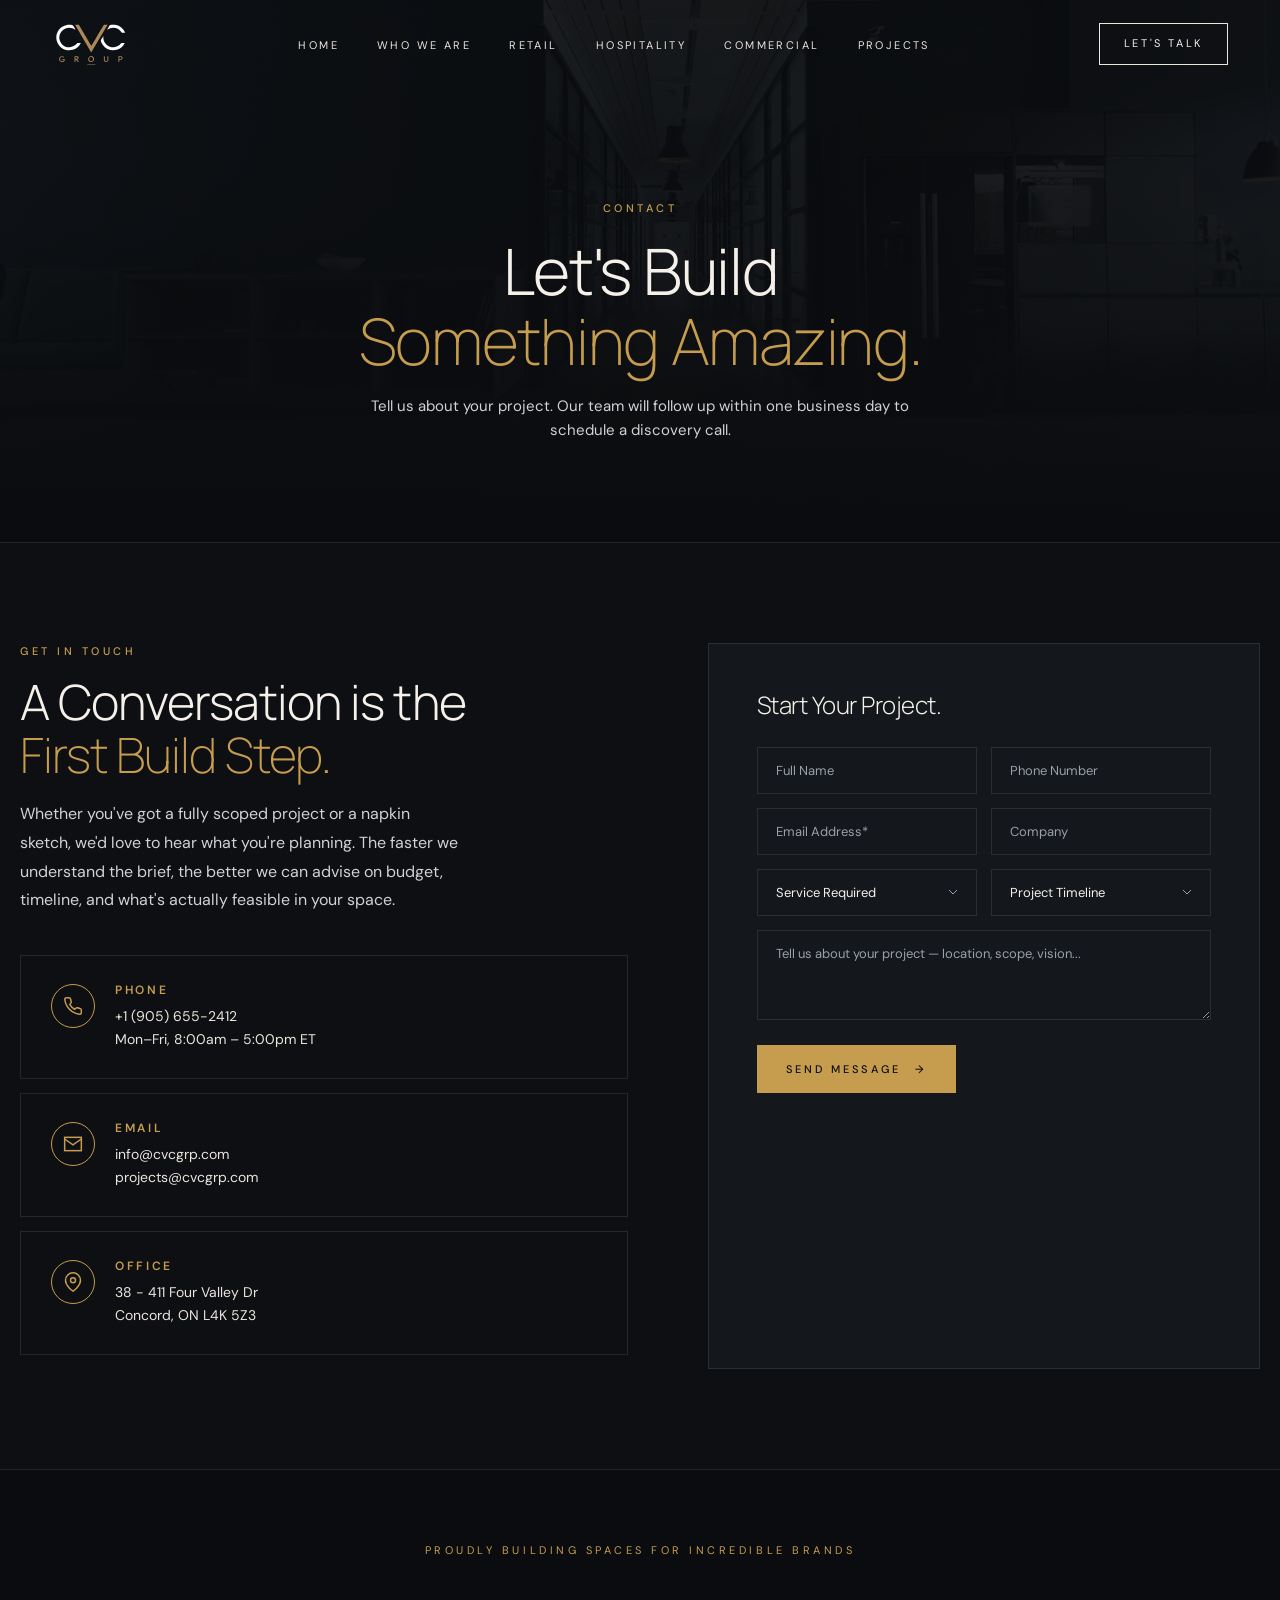
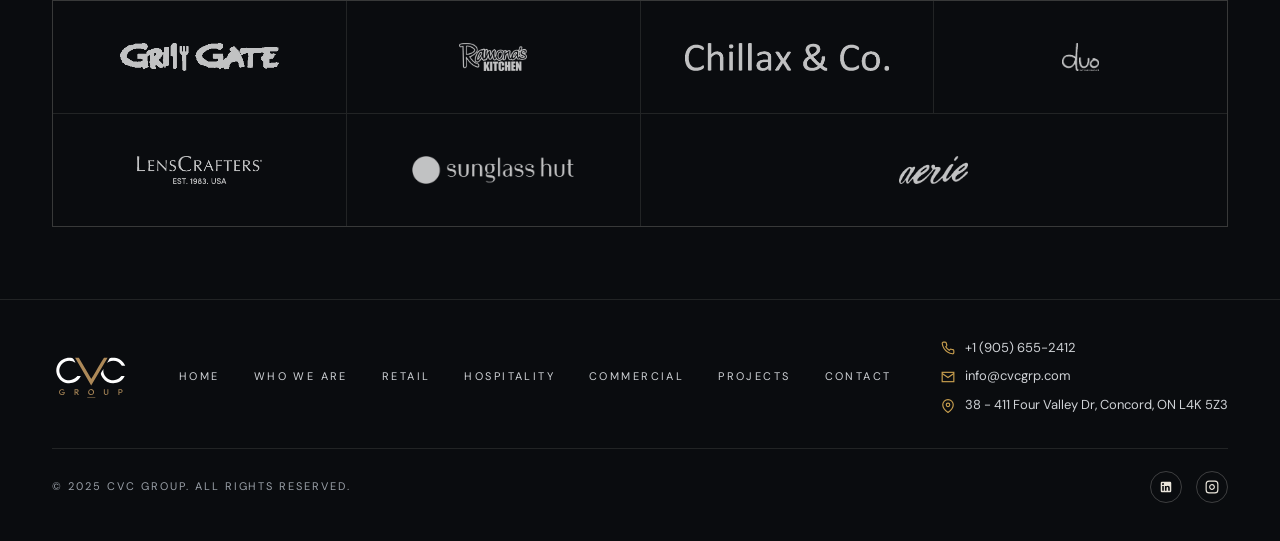
<file: contact.html>
<!DOCTYPE html>
<html lang="en">
<head>
<meta charset="UTF-8">
<meta name="viewport" content="width=device-width, initial-scale=1.0">
<title>Contact — CVC Group</title>
<meta name="description" content="Talk to CVC Group about your retail, hospitality, or commercial construction project. Concord, Ontario.">
<link rel="preconnect" href="https://fonts.googleapis.com">
<link rel="preconnect" href="https://fonts.gstatic.com" crossorigin>
<link href="https://fonts.googleapis.com/css2?family=Manrope:wght@200;300;400;500;600;700&family=DM+Sans:ital,wght@0,200;0,300;0,400;0,500;1,300;1,400&display=swap" rel="stylesheet">
<link rel="stylesheet" href="css/style.css">
</head>
<body>

<nav class="nav">
  <div class="container nav-inner">
    <a href="index.html" class="logo"><img class="logo-svg" src="cvc.svg" alt="CVC Group" onerror="this.style.display='none'"></a>
    <ul class="nav-links">
      <li><a href="index.html">Home</a></li>
      <li><a href="who-we-are.html">Who We Are</a></li>
      <li><a href="retail.html">Retail</a></li>
      <li><a href="hospitality.html">Hospitality</a></li>
      <li><a href="commercial.html">Commercial</a></li>
      <li><a href="projects.html">Projects</a></li>
    </ul>
    <a href="contact.html" class="nav-cta">Let's Talk</a>
    <button class="burger" aria-label="Menu"><span></span><span></span><span></span></button>
  </div>
</nav>

<section class="page-hero">
  <div class="page-hero-bg"><img src="images/office-interior.jpg" alt=""></div>
  <div class="container page-hero-inner">
    <div class="eyebrow rv">Contact</div>
    <h1 class="rv rv-d1">Let's Build<br><span class="italic-accent">Something Amazing.</span></h1>
    <p class="rv rv-d2">Tell us about your project. Our team will follow up within one business day to schedule a discovery call.</p>
  </div>
</section>

<section>
  <div class="container contact-grid">
    <div class="contact-info">
      <div class="eyebrow rv" style="margin-bottom:14px">Get in Touch</div>
      <h2 class="rv rv-d1">A Conversation is the<br><span class="italic-accent">First Build Step.</span></h2>
      <p class="rv rv-d2">Whether you've got a fully scoped project or a napkin sketch, we'd love to hear what you're planning. The faster we understand the brief, the better we can advise on budget, timeline, and what's actually feasible in your space.</p>

      <div class="contact-card rv rv-d2">
        <div class="contact-card-icon">
          <svg width="20" height="20" viewBox="0 0 24 24" fill="none" stroke="currentColor" stroke-width="1.8"><path d="M22 16.92v3a2 2 0 0 1-2.18 2 19.86 19.86 0 0 1-8.63-3.07 19.5 19.5 0 0 1-6-6A19.86 19.86 0 0 1 2.12 4.18 2 2 0 0 1 4.11 2h3a2 2 0 0 1 2 1.72 12.84 12.84 0 0 0 .7 2.81 2 2 0 0 1-.45 2.11L8.09 9.91a16 16 0 0 0 6 6l1.27-1.27a2 2 0 0 1 2.11-.45 12.84 12.84 0 0 0 2.81.7A2 2 0 0 1 22 16.92z"/></svg>
        </div>
        <div>
          <h4>Phone</h4>
          <p>+1 (905) 655-2412<br>Mon–Fri, 8:00am – 5:00pm ET</p>
        </div>
      </div>

      <div class="contact-card rv rv-d3">
        <div class="contact-card-icon">
          <svg width="20" height="20" viewBox="0 0 24 24" fill="none" stroke="currentColor" stroke-width="1.8"><rect x="2" y="4" width="20" height="16"/><path d="m22 6-10 7L2 6"/></svg>
        </div>
        <div>
          <h4>Email</h4>
          <p>info@cvcgrp.com<br>projects@cvcgrp.com</p>
        </div>
      </div>

      <div class="contact-card rv rv-d3">
        <div class="contact-card-icon">
          <svg width="20" height="20" viewBox="0 0 24 24" fill="none" stroke="currentColor" stroke-width="1.8"><path d="M21 10c0 7-9 13-9 13s-9-6-9-13a9 9 0 0 1 18 0z"/><circle cx="12" cy="10" r="3"/></svg>
        </div>
        <div>
          <h4>Office</h4>
          <p>38 - 411 Four Valley Dr<br>Concord, ON L4K 5Z3</p>
        </div>
      </div>
    </div>

    <div class="contact-form rv rv-d1">
      <h3>Start Your Project.</h3>
      <div class="form-grid">
        <input type="text" class="form-input" placeholder="Full Name">
        <input type="tel" class="form-input" placeholder="Phone Number">
      </div>
      <div class="form-grid">
        <input type="email" class="form-input" placeholder="Email Address*">
        <input type="text" class="form-input" placeholder="Company">
      </div>
      <div class="form-grid">
        <select class="form-select">
          <option>Service Required</option>
          <option>Retail Build-out</option>
          <option>Hospitality</option>
          <option>Commercial</option>
          <option>Multi-location Rollout</option>
        </select>
        <select class="form-select">
          <option>Project Timeline</option>
          <option>Within 3 months</option>
          <option>3–6 months</option>
          <option>6–12 months</option>
          <option>Exploratory</option>
        </select>
      </div>
      <textarea class="form-textarea" placeholder="Tell us about your project — location, scope, vision..."></textarea>
      <button class="btn btn-primary" style="align-self:flex-start">Send Message <span class="arr">→</span></button>
    </div>
  </div>
</section>



<section class="brands-grid-section">
  <div class="container">
    <div class="brands-grid-head rv">Proudly Building Spaces for Incredible Brands</div>
    <div class="brands-tile-grid rv rv-d1">
      <div class="brand-tile"><img src="images/logo-grill-gate.png" alt="Grill Gate" style="height:28px;width:auto;filter:brightness(0) invert(1);opacity:0.75;"></div>
      <div class="brand-tile"><img src="images/logo-ramonas.png" alt="Ramona's Kitchen" style="height:28px;width:auto;filter:brightness(0) invert(1);opacity:0.75;"></div>
      <div class="brand-tile"><img src="images/logo-chillax.png" alt="Chillax &amp; Co." style="height:28px;width:auto;filter:brightness(0) invert(1);opacity:0.75;"></div>
      <div class="brand-tile"><img src="images/logo-duo.png" alt="Duo" style="height:28px;width:auto;filter:brightness(0) invert(1);opacity:0.75;"></div>
      <div class="brand-tile"><img src="images/logo-lenscrafters.png" alt="LensCrafters" style="height:28px;width:auto;filter:brightness(0) invert(1);opacity:0.75;"></div>
      <div class="brand-tile"><img src="images/logo-sunglass-hut.png" alt="Sunglass Hut" style="height:28px;width:auto;filter:brightness(0) invert(1);opacity:0.75;"></div>
      <div class="brand-tile brand-tile-wide"><img src="images/logo-aerie.png" alt="Aerie" style="height:28px;width:auto;filter:brightness(0) invert(1);opacity:0.75;"></div>
    </div>
  </div>
</section>

<footer class="footer">
  <div class="container">
    <div class="footer-inner">
      <a href="index.html" class="logo"><img class="logo-svg" src="cvc.svg" alt="CVC Group" onerror="this.style.display='none'"></a>
      <div class="footer-links">
        <a href="index.html">Home</a><a href="who-we-are.html">Who We Are</a><a href="retail.html">Retail</a><a href="hospitality.html">Hospitality</a><a href="commercial.html">Commercial</a><a href="projects.html">Projects</a><a href="contact.html">Contact</a>
      </div>
      <div class="footer-contact">
        <div><svg width="14" height="14" viewBox="0 0 24 24" fill="none" stroke="currentColor" stroke-width="2"><path d="M22 16.92v3a2 2 0 0 1-2.18 2 19.86 19.86 0 0 1-8.63-3.07 19.5 19.5 0 0 1-6-6A19.86 19.86 0 0 1 2.12 4.18 2 2 0 0 1 4.11 2h3a2 2 0 0 1 2 1.72 12.84 12.84 0 0 0 .7 2.81 2 2 0 0 1-.45 2.11L8.09 9.91a16 16 0 0 0 6 6l1.27-1.27a2 2 0 0 1 2.11-.45 12.84 12.84 0 0 0 2.81.7A2 2 0 0 1 22 16.92z"/></svg>+1 (905) 655-2412</div>
        <div><svg width="14" height="14" viewBox="0 0 24 24" fill="none" stroke="currentColor" stroke-width="2"><rect x="2" y="4" width="20" height="16"/><path d="m22 6-10 7L2 6"/></svg>info@cvcgrp.com</div>
        <div><svg width="14" height="14" viewBox="0 0 24 24" fill="none" stroke="currentColor" stroke-width="2"><path d="M21 10c0 7-9 13-9 13s-9-6-9-13a9 9 0 0 1 18 0z"/><circle cx="12" cy="10" r="3"/></svg>38 - 411 Four Valley Dr, Concord, ON L4K 5Z3</div>
      </div>
    </div>
    <div class="footer-bottom">
      <div>© 2025 CVC Group. All Rights Reserved.</div>
      <div class="footer-social">
        <a href="#" aria-label="LinkedIn"><svg width="14" height="14" viewBox="0 0 24 24" fill="currentColor"><path d="M19 3a2 2 0 0 1 2 2v14a2 2 0 0 1-2 2H5a2 2 0 0 1-2-2V5a2 2 0 0 1 2-2h14m-.5 15.5v-5.3a3.26 3.26 0 0 0-3.26-3.26c-.85 0-1.84.52-2.32 1.3v-1.11h-2.79v8.37h2.79v-4.93c0-.77.62-1.4 1.39-1.4a1.4 1.4 0 0 1 1.4 1.4v4.93h2.79M6.88 8.56a1.68 1.68 0 0 0 1.68-1.68c0-.93-.75-1.69-1.68-1.69a1.69 1.69 0 0 0-1.69 1.69c0 .93.76 1.68 1.69 1.68m1.39 9.94v-8.37H5.5v8.37h2.77z"/></svg></a>
        <a href="#" aria-label="Instagram"><svg width="14" height="14" viewBox="0 0 24 24" fill="none" stroke="currentColor" stroke-width="2"><rect x="2" y="2" width="20" height="20" rx="5"/><path d="M16 11.37A4 4 0 1 1 12.63 8 4 4 0 0 1 16 11.37z"/><line x1="17.5" y1="6.5" x2="17.51" y2="6.5"/></svg></a>
      </div>
    </div>
  </div>
</footer>

<script src="js/main.js"></script>
</body>
</html>
</file>
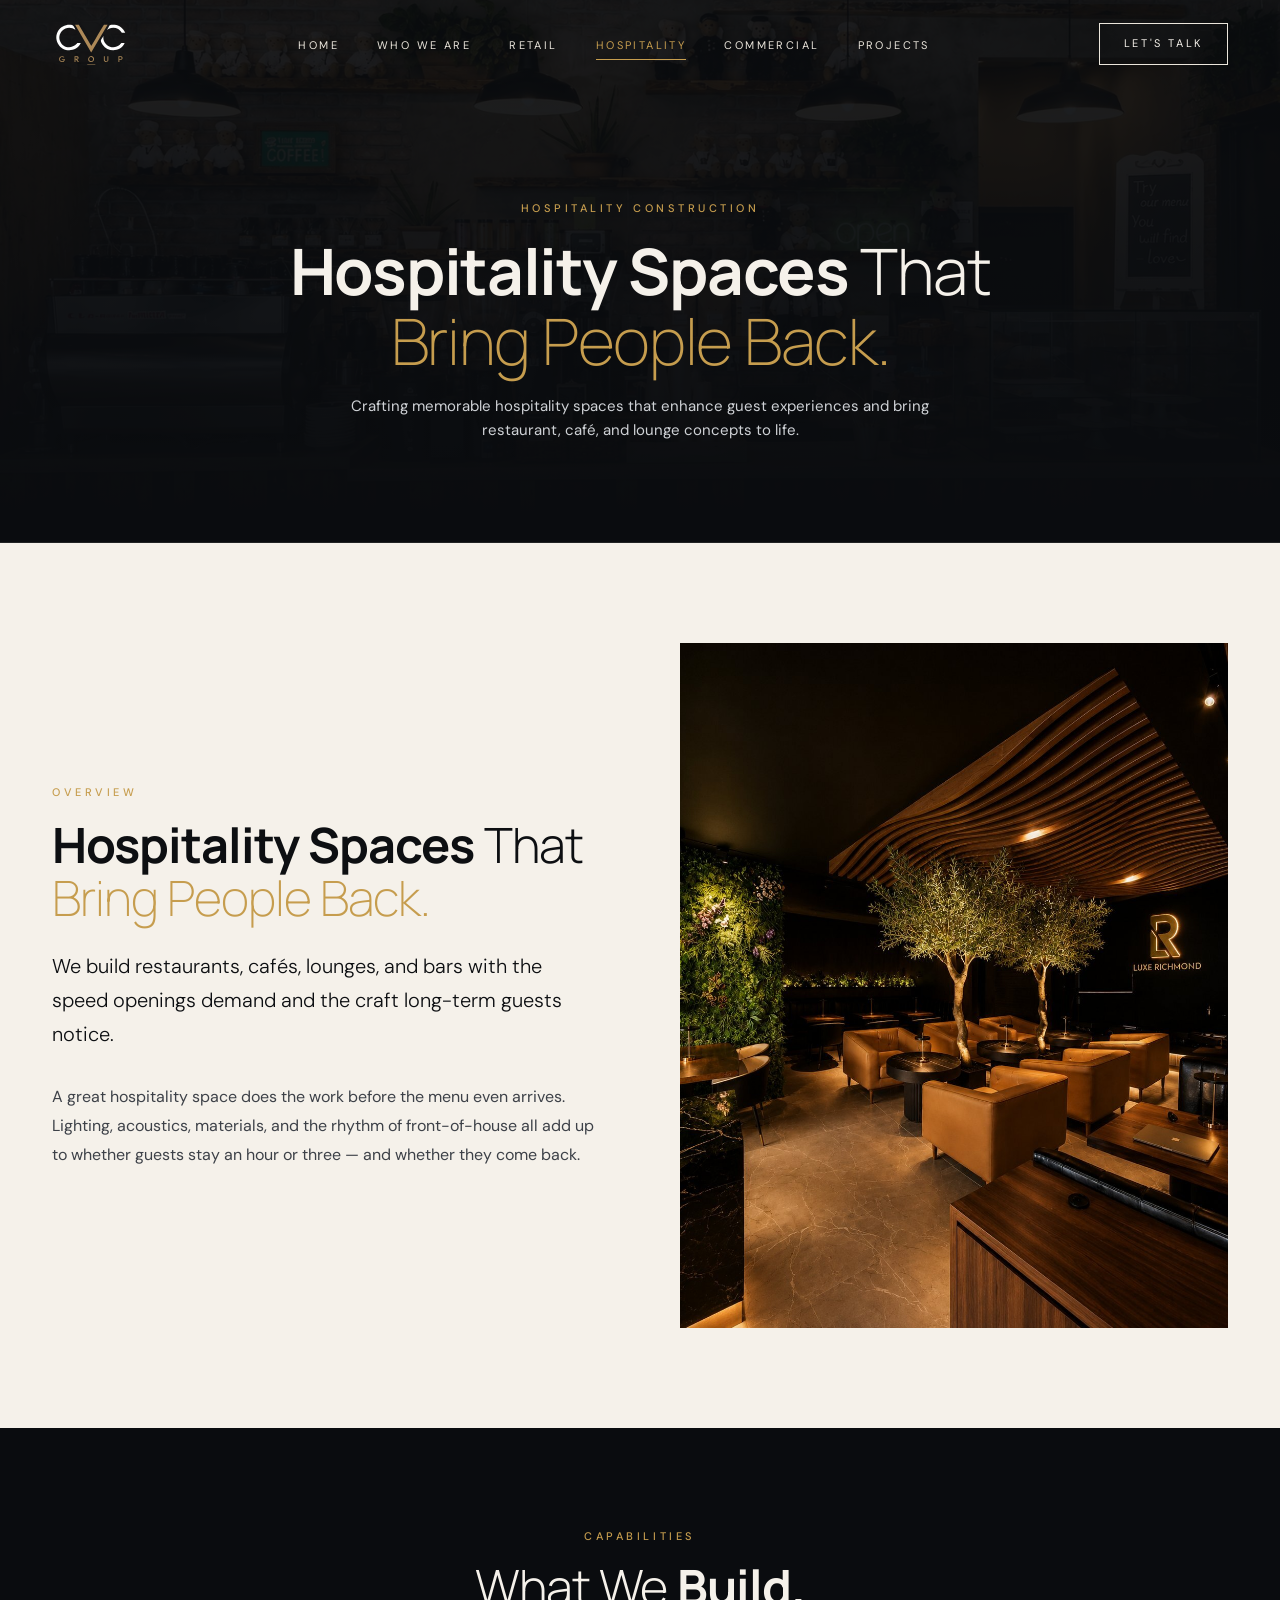
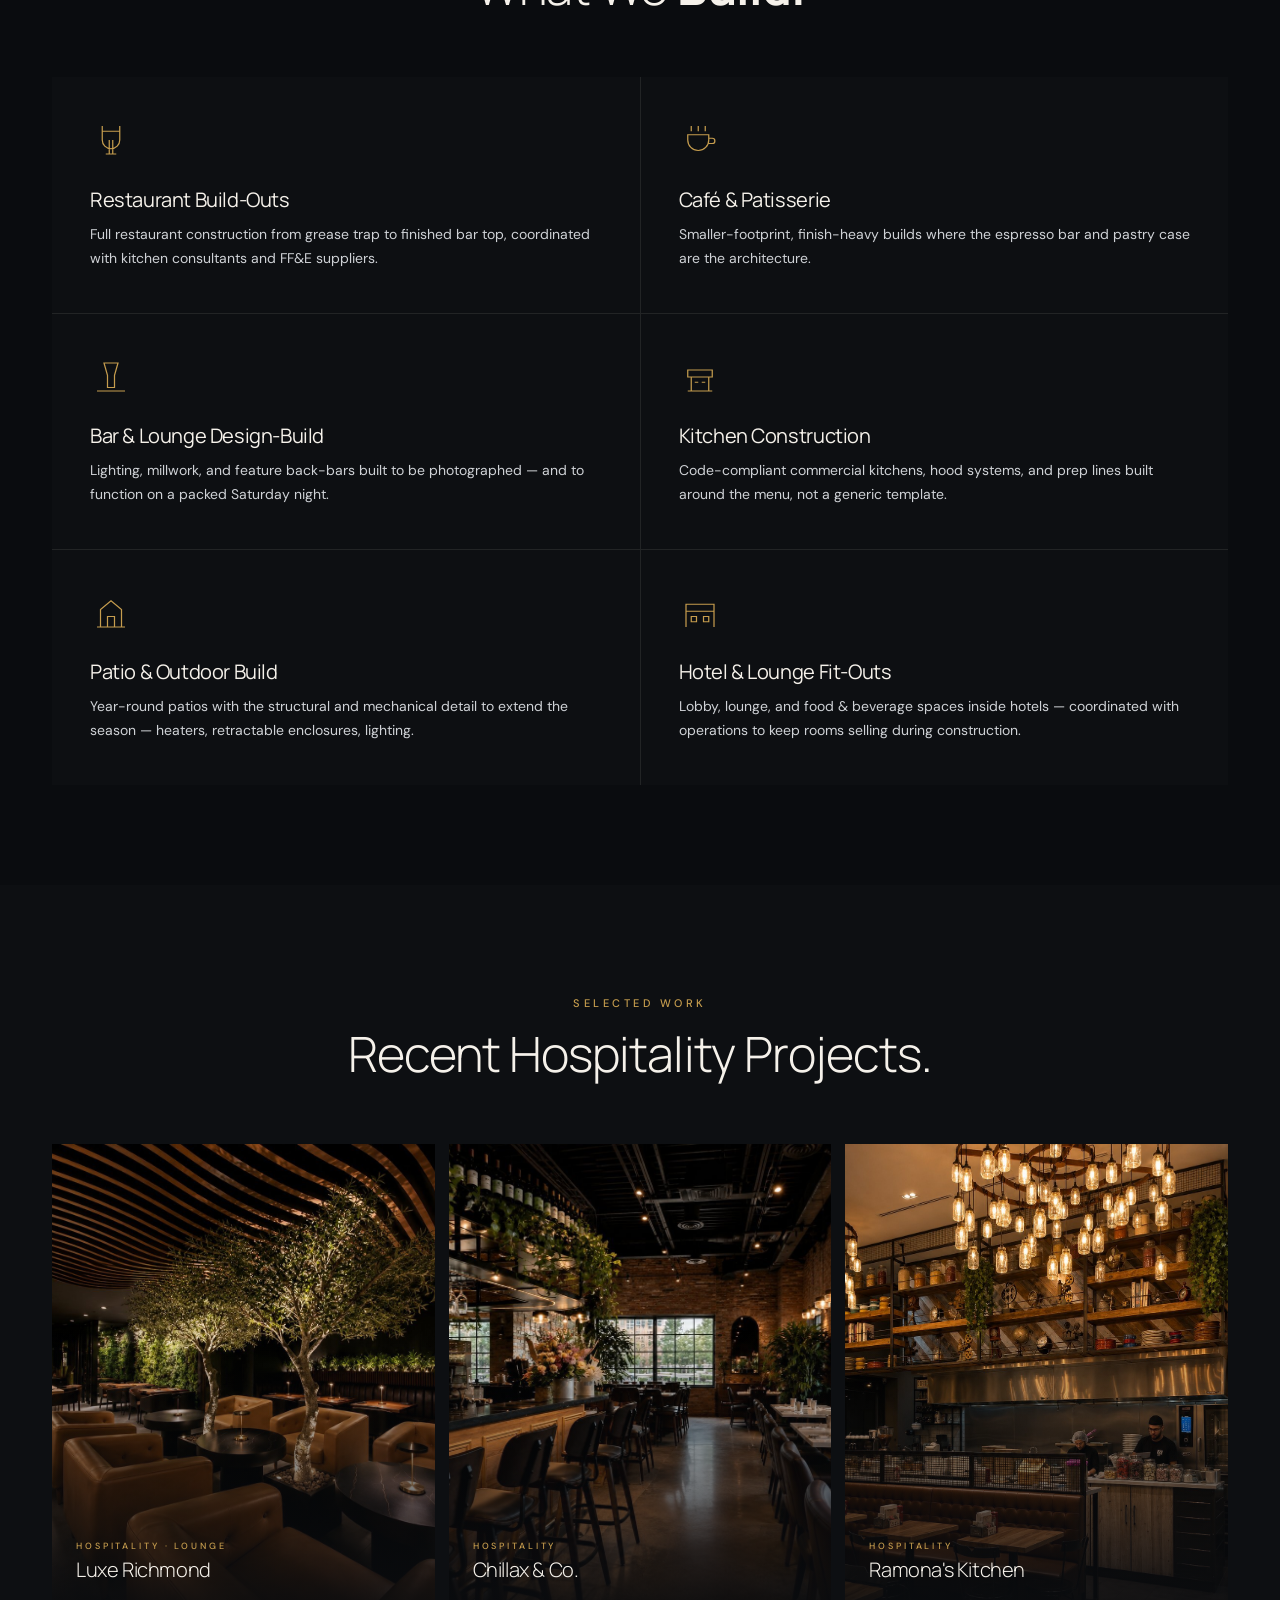
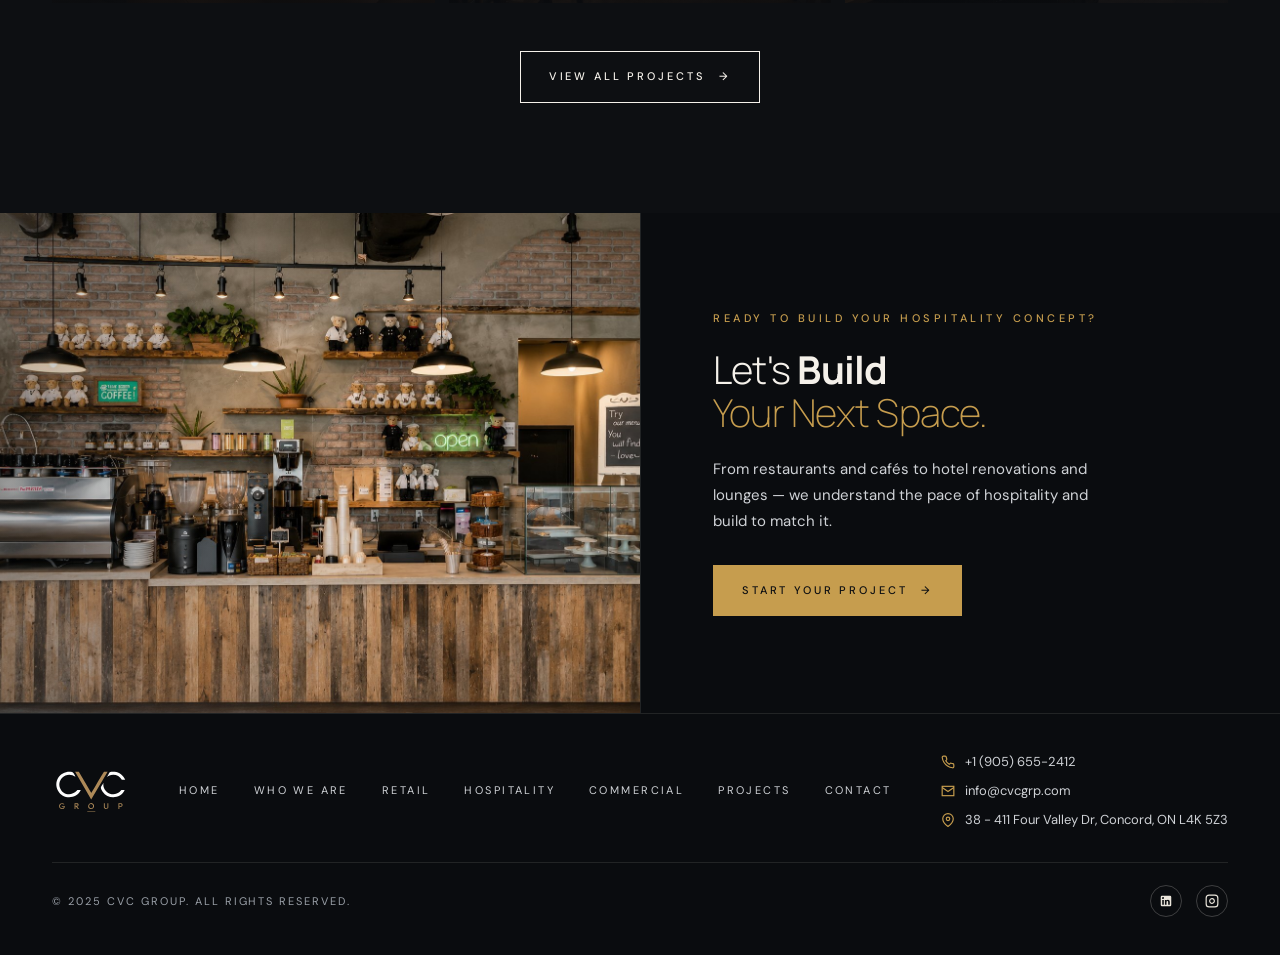
<file: hospitality.html>
<!DOCTYPE html>
<html lang="en">
<head>
<meta charset="UTF-8">
<meta name="viewport" content="width=device-width, initial-scale=1.0">
<title>Hospitality Construction — CVC Group</title>
<meta name="description" content="Crafting memorable hospitality spaces that enhance guest experiences and bring restaurant, café, and lounge concepts to life.">
<link rel="preconnect" href="https://fonts.googleapis.com">
<link rel="preconnect" href="https://fonts.gstatic.com" crossorigin>
<link href="https://fonts.googleapis.com/css2?family=Manrope:wght@200;300;400;500;600;700&family=DM+Sans:ital,wght@0,200;0,300;0,400;0,500;1,300;1,400&display=swap" rel="stylesheet">
<link rel="stylesheet" href="css/style.css">
</head>
<body>

<nav class="nav">
  <div class="container nav-inner">
    <a href="index.html" class="logo"><img class="logo-svg" src="cvc.svg" alt="CVC Group" onerror="this.style.display='none'"></a>
    <ul class="nav-links">
      <li><a href="index.html">Home</a></li>
      <li><a href="who-we-are.html">Who We Are</a></li>
      <li><a href="retail.html">Retail</a></li>
      <li><a href="hospitality.html" class="active">Hospitality</a></li>
      <li><a href="commercial.html">Commercial</a></li>
      <li><a href="projects.html">Projects</a></li>
    </ul>
    <a href="contact.html" class="nav-cta">Let's Talk</a>
    <button class="burger" aria-label="Menu"><span></span><span></span><span></span></button>
  </div>
</nav>

<section class="page-hero">
  <div class="page-hero-bg"><img src="images/hospitality-hero.jpg" alt=""></div>
  <div class="container page-hero-inner">
    <div class="eyebrow rv">Hospitality Construction</div>
    <h1 class="rv rv-d1"><strong>Hospitality Spaces</strong> That<br><span class="italic-accent">Bring People Back.</span></h1>
    <p class="rv rv-d2">Crafting memorable hospitality spaces that enhance guest experiences and bring restaurant, café, and lounge concepts to life.</p>
  </div>
</section>

<section class="service-intro">
  <div class="container">
    <div class="two-col">
      <div class="two-col-text rv">
        <div class="eyebrow">Overview</div>
        <h2><strong>Hospitality Spaces</strong> That<br><span class="italic-accent">Bring People Back.</span></h2>
        <p class="lead">We build restaurants, cafés, lounges, and bars with the speed openings demand and the craft long-term guests notice.</p>
        <p>A great hospitality space does the work before the menu even arrives. Lighting, acoustics, materials, and the rhythm of front-of-house all add up to whether guests stay an hour or three — and whether they come back.</p>
      </div>
      <div class="two-col-img rv rv-d1">
        <img src="images/hospitality-feature.jpg" alt="Hospitality Construction">
      </div>
    </div>
  </div>
</section>

<section class="capabilities">
  <div class="container">
    <div class="section-head rv">
      <div class="eyebrow">Capabilities</div>
      <h2>What We <strong>Build.</strong></h2>
    </div>
    <div class="cap-grid">
      <div class="cap rv">
        <svg class="cap-icon" viewBox="0 0 48 48" fill="none" stroke="currentColor" stroke-width="1.4"><path d="M14 8v16a10 10 0 0 0 20 0V8 M14 14h20 M22 24v16 M26 24v16 M18 40h12"/></svg>
        <h3>Restaurant Build-Outs</h3>
        <p>Full restaurant construction from grease trap to finished bar top, coordinated with kitchen consultants and FF&amp;E suppliers.</p>
      </div>
      <div class="cap rv rv-d1">
        <svg class="cap-icon" viewBox="0 0 48 48" fill="none" stroke="currentColor" stroke-width="1.4"><path d="M10 18h24v6a12 12 0 0 1-24 0v-6Z M34 22h4a3 3 0 0 1 0 6h-4 M14 8v6 M22 8v6 M30 8v6"/></svg>
        <h3>Café & Patisserie</h3>
        <p>Smaller-footprint, finish-heavy builds where the espresso bar and pastry case are the architecture.</p>
      </div>
      <div class="cap rv rv-d2">
        <svg class="cap-icon" viewBox="0 0 48 48" fill="none" stroke="currentColor" stroke-width="1.4"><path d="M16 8h16l-4 14v14h-8V22L16 8Z M8 40h32"/></svg>
        <h3>Bar & Lounge Design-Build</h3>
        <p>Lighting, millwork, and feature back-bars built to be photographed — and to function on a packed Saturday night.</p>
      </div>
      <div class="cap rv rv-d3">
        <svg class="cap-icon" viewBox="0 0 48 48" fill="none" stroke="currentColor" stroke-width="1.4"><path d="M10 16h28v8H10z M14 24v16 M34 24v16 M10 40h28 M18 30h4 M26 30h4"/></svg>
        <h3>Kitchen Construction</h3>
        <p>Code-compliant commercial kitchens, hood systems, and prep lines built around the menu, not a generic template.</p>
      </div>
      <div class="cap rv rv-d4">
        <svg class="cap-icon" viewBox="0 0 48 48" fill="none" stroke="currentColor" stroke-width="1.4"><path d="M8 40h32 M12 40V20l12-10 12 10v20 M20 40V28h8v12"/></svg>
        <h3>Patio & Outdoor Build</h3>
        <p>Year-round patios with the structural and mechanical detail to extend the season — heaters, retractable enclosures, lighting.</p>
      </div>
      <div class="cap rv rv-d4">
        <svg class="cap-icon" viewBox="0 0 48 48" fill="none" stroke="currentColor" stroke-width="1.4"><path d="M8 40V14h32v26 M8 22h32 M14 28h6v6h-6z M28 28h6v6h-6z"/></svg>
        <h3>Hotel & Lounge Fit-Outs</h3>
        <p>Lobby, lounge, and food & beverage spaces inside hotels — coordinated with operations to keep rooms selling during construction.</p>
      </div>
    </div>
  </div>
</section>

<section class="showcase">
  <div class="container">
    <div class="section-head rv">
      <div class="eyebrow">Selected Work</div>
      <h2>Recent Hospitality Projects.</h2>
    </div>
    <div class="showcase-grid">
      <a href="projects.html" class="showcase-item rv">
        <img src="images/proj-luxe-richmond.jpg" alt="Luxe Richmond">
        <div class="showcase-cap"><div class="eyebrow">Hospitality · Lounge</div><h4>Luxe Richmond</h4></div>
      </a>
      <a href="projects.html" class="showcase-item rv rv-d1">
        <img src="images/proj-chillax.jpg" alt="Chillax &amp; Co.">
        <div class="showcase-cap"><div class="eyebrow">Hospitality</div><h4>Chillax & Co.</h4></div>
      </a>
      <a href="projects.html" class="showcase-item rv rv-d2">
        <img src="images/proj-ramonas-kitchen.jpg" alt="Ramona's Kitchen">
        <div class="showcase-cap"><div class="eyebrow">Hospitality</div><h4>Ramona's Kitchen</h4></div>
      </a>
    </div>
    <div style="text-align:center;margin-top:48px" class="rv">
      <a href="projects.html" class="btn btn-ghost">View All Projects <span class="arr">→</span></a>
    </div>
  </div>
</section>

<section class="page-cta">
  <div class="page-cta-img rv">
    <img src="images/hospitality-hero.jpg" alt="">
  </div>
  <div class="page-cta-content rv rv-d1">
    <div class="eyebrow">Ready to Build Your Hospitality Concept?</div>
    <h2>Let's <strong>Build</strong><br><span class="italic-accent">Your Next Space.</span></h2>
    <p>From restaurants and cafés to hotel renovations and lounges — we understand the pace of hospitality and build to match it.</p>
    <a href="contact.html" class="btn btn-primary">Start Your Project <span class="arr">→</span></a>
  </div>
</section>

<footer class="footer">
  <div class="container">
    <div class="footer-inner">
      <a href="index.html" class="logo"><img class="logo-svg" src="cvc.svg" alt="CVC Group" onerror="this.style.display='none'"></a>
      <div class="footer-links">
        <a href="index.html">Home</a><a href="who-we-are.html">Who We Are</a><a href="retail.html">Retail</a><a href="hospitality.html">Hospitality</a><a href="commercial.html">Commercial</a><a href="projects.html">Projects</a><a href="contact.html">Contact</a>
      </div>
      <div class="footer-contact">
        <div><svg width="14" height="14" viewBox="0 0 24 24" fill="none" stroke="currentColor" stroke-width="2"><path d="M22 16.92v3a2 2 0 0 1-2.18 2 19.86 19.86 0 0 1-8.63-3.07 19.5 19.5 0 0 1-6-6A19.86 19.86 0 0 1 2.12 4.18 2 2 0 0 1 4.11 2h3a2 2 0 0 1 2 1.72 12.84 12.84 0 0 0 .7 2.81 2 2 0 0 1-.45 2.11L8.09 9.91a16 16 0 0 0 6 6l1.27-1.27a2 2 0 0 1 2.11-.45 12.84 12.84 0 0 0 2.81.7A2 2 0 0 1 22 16.92z"/></svg>+1 (905) 655-2412</div>
        <div><svg width="14" height="14" viewBox="0 0 24 24" fill="none" stroke="currentColor" stroke-width="2"><rect x="2" y="4" width="20" height="16"/><path d="m22 6-10 7L2 6"/></svg>info@cvcgrp.com</div>
        <div><svg width="14" height="14" viewBox="0 0 24 24" fill="none" stroke="currentColor" stroke-width="2"><path d="M21 10c0 7-9 13-9 13s-9-6-9-13a9 9 0 0 1 18 0z"/><circle cx="12" cy="10" r="3"/></svg>38 - 411 Four Valley Dr, Concord, ON L4K 5Z3</div>
      </div>
    </div>
    <div class="footer-bottom">
      <div>© 2025 CVC Group. All Rights Reserved.</div>
      <div class="footer-social">
        <a href="#" aria-label="LinkedIn"><svg width="14" height="14" viewBox="0 0 24 24" fill="currentColor"><path d="M19 3a2 2 0 0 1 2 2v14a2 2 0 0 1-2 2H5a2 2 0 0 1-2-2V5a2 2 0 0 1 2-2h14m-.5 15.5v-5.3a3.26 3.26 0 0 0-3.26-3.26c-.85 0-1.84.52-2.32 1.3v-1.11h-2.79v8.37h2.79v-4.93c0-.77.62-1.4 1.39-1.4a1.4 1.4 0 0 1 1.4 1.4v4.93h2.79M6.88 8.56a1.68 1.68 0 0 0 1.68-1.68c0-.93-.75-1.69-1.68-1.69a1.69 1.69 0 0 0-1.69 1.69c0 .93.76 1.68 1.69 1.68m1.39 9.94v-8.37H5.5v8.37h2.77z"/></svg></a>
        <a href="#" aria-label="Instagram"><svg width="14" height="14" viewBox="0 0 24 24" fill="none" stroke="currentColor" stroke-width="2"><rect x="2" y="2" width="20" height="20" rx="5"/><path d="M16 11.37A4 4 0 1 1 12.63 8 4 4 0 0 1 16 11.37z"/><line x1="17.5" y1="6.5" x2="17.51" y2="6.5"/></svg></a>
      </div>
    </div>
  </div>
</footer>

<script src="js/main.js"></script>
</body>
</html>
</file>
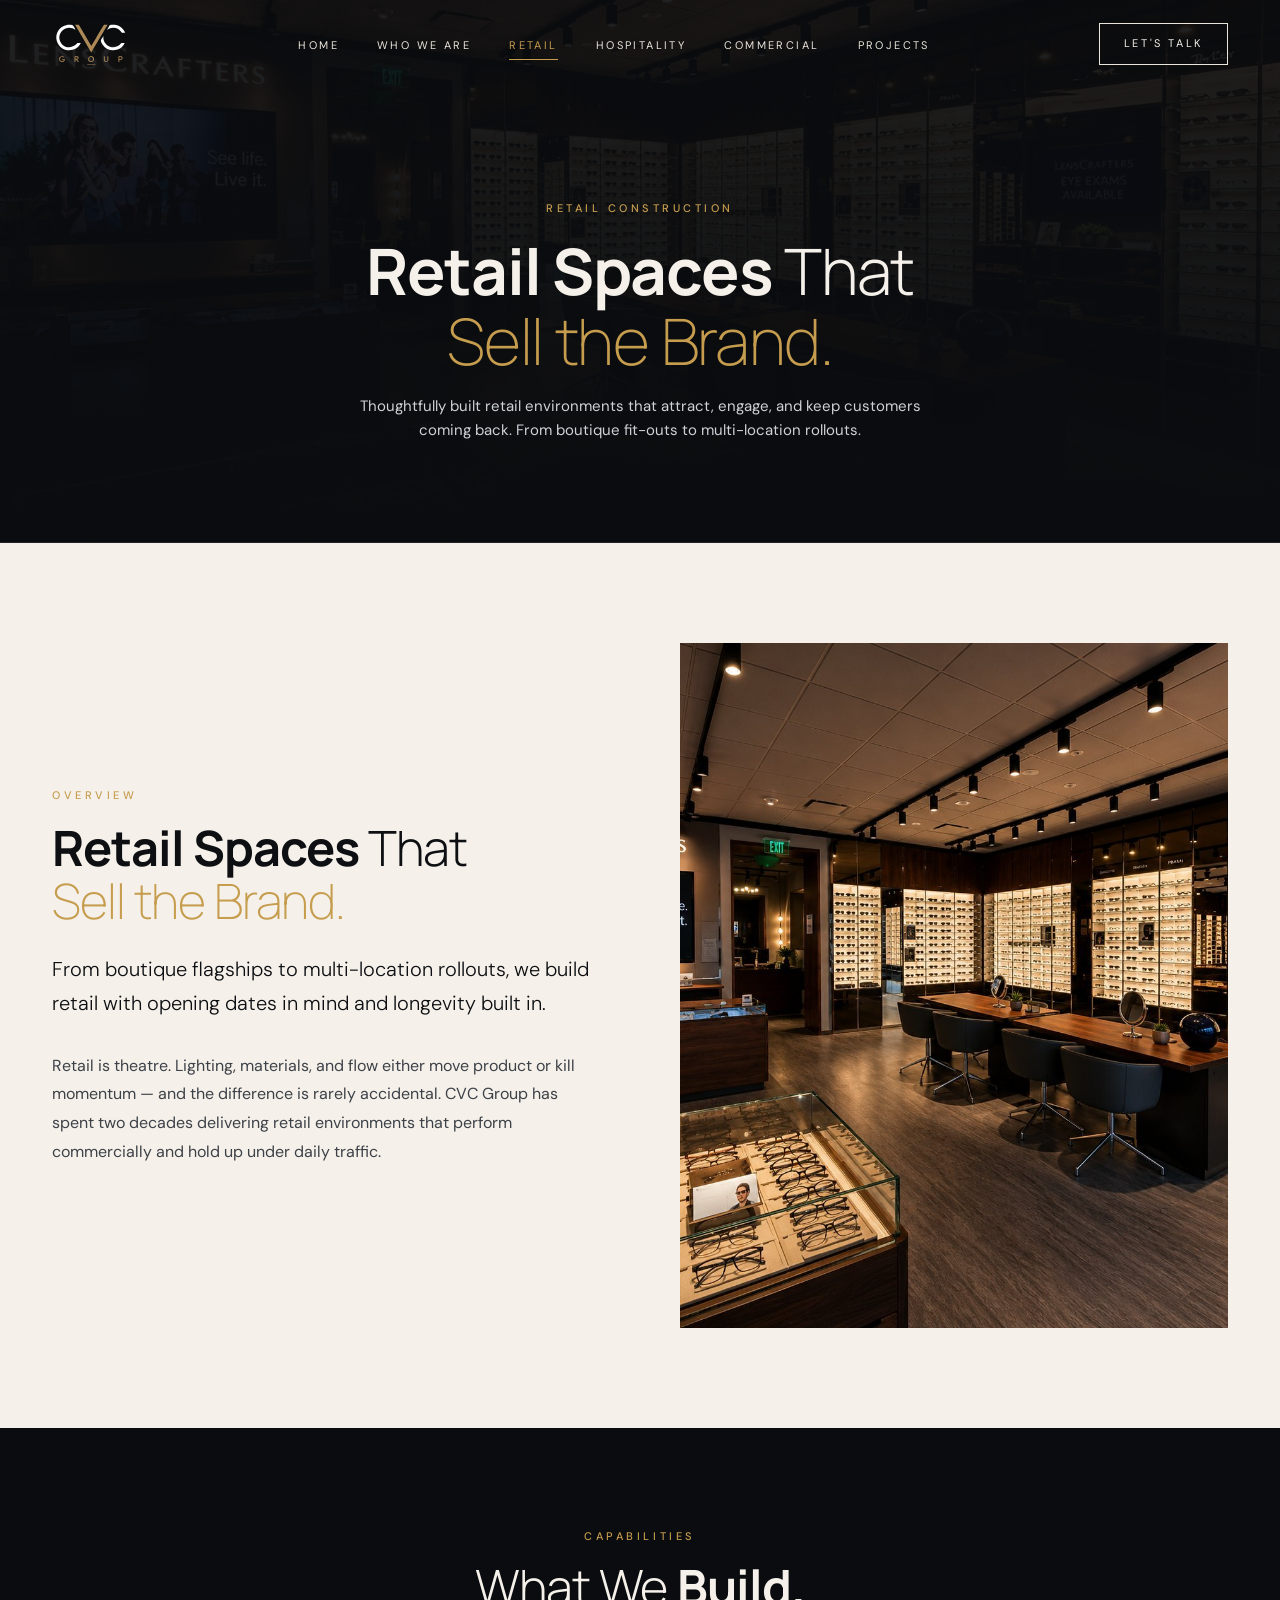
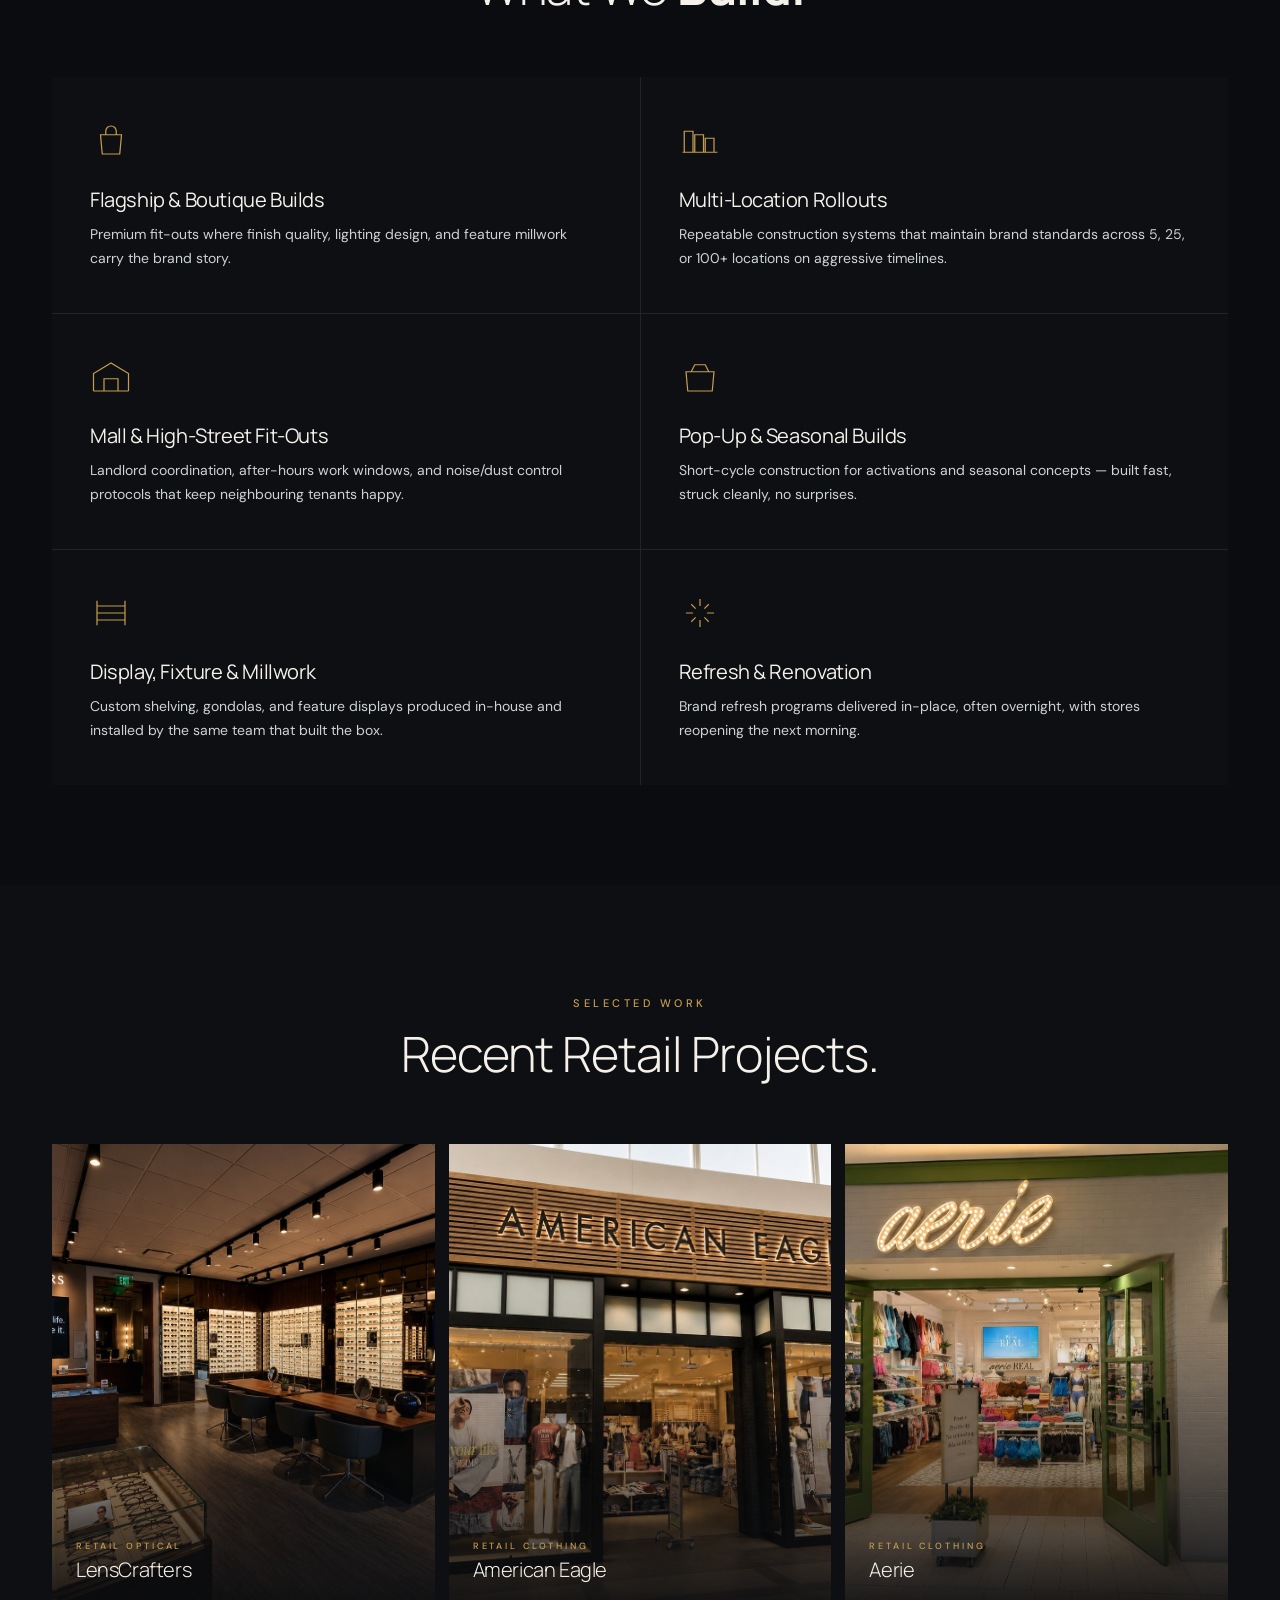
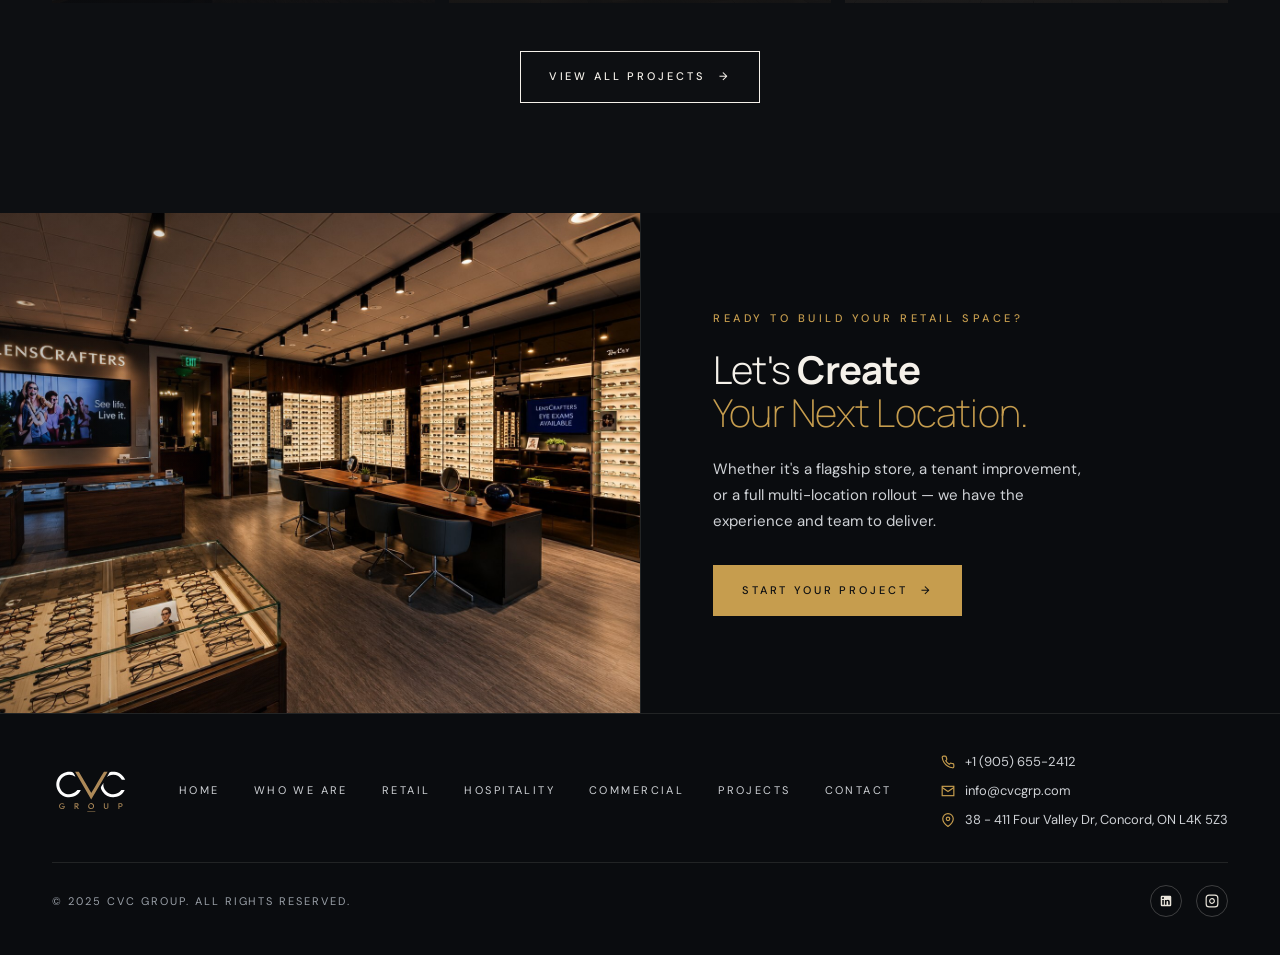
<file: retail.html>
<!DOCTYPE html>
<html lang="en">
<head>
<meta charset="UTF-8">
<meta name="viewport" content="width=device-width, initial-scale=1.0">
<title>Retail Construction — CVC Group</title>
<meta name="description" content="Thoughtfully built retail environments that attract, engage, and keep customers coming back. From boutique fit-outs to multi-location rollouts.">
<link rel="preconnect" href="https://fonts.googleapis.com">
<link rel="preconnect" href="https://fonts.gstatic.com" crossorigin>
<link href="https://fonts.googleapis.com/css2?family=Manrope:wght@200;300;400;500;600;700&family=DM+Sans:ital,wght@0,200;0,300;0,400;0,500;1,300;1,400&display=swap" rel="stylesheet">
<link rel="stylesheet" href="css/style.css">
</head>
<body>

<nav class="nav">
  <div class="container nav-inner">
    <a href="index.html" class="logo"><img class="logo-svg" src="cvc.svg" alt="CVC Group" onerror="this.style.display='none'"></a>
    <ul class="nav-links">
      <li><a href="index.html">Home</a></li>
      <li><a href="who-we-are.html">Who We Are</a></li>
      <li><a href="retail.html" class="active">Retail</a></li>
      <li><a href="hospitality.html">Hospitality</a></li>
      <li><a href="commercial.html">Commercial</a></li>
      <li><a href="projects.html">Projects</a></li>
    </ul>
    <a href="contact.html" class="nav-cta">Let's Talk</a>
    <button class="burger" aria-label="Menu"><span></span><span></span><span></span></button>
  </div>
</nav>

<section class="page-hero">
  <div class="page-hero-bg"><img src="images/retail-hero.jpg" alt=""></div>
  <div class="container page-hero-inner">
    <div class="eyebrow rv">Retail Construction</div>
    <h1 class="rv rv-d1"><strong>Retail Spaces</strong> That<br><span class="italic-accent">Sell the Brand.</span></h1>
    <p class="rv rv-d2">Thoughtfully built retail environments that attract, engage, and keep customers coming back. From boutique fit-outs to multi-location rollouts.</p>
  </div>
</section>

<section class="service-intro">
  <div class="container">
    <div class="two-col">
      <div class="two-col-text rv">
        <div class="eyebrow">Overview</div>
        <h2><strong>Retail Spaces</strong> That<br><span class="italic-accent">Sell the Brand.</span></h2>
        <p class="lead">From boutique flagships to multi-location rollouts, we build retail with opening dates in mind and longevity built in.</p>
        <p>Retail is theatre. Lighting, materials, and flow either move product or kill momentum — and the difference is rarely accidental. CVC Group has spent two decades delivering retail environments that perform commercially and hold up under daily traffic.</p>
      </div>
      <div class="two-col-img rv rv-d1">
        <img src="images/retail-hero.jpg" alt="Retail Construction">
      </div>
    </div>
  </div>
</section>

<section class="capabilities">
  <div class="container">
    <div class="section-head rv">
      <div class="eyebrow">Capabilities</div>
      <h2>What We <strong>Build.</strong></h2>
    </div>
    <div class="cap-grid">
      <div class="cap rv">
        <svg class="cap-icon" viewBox="0 0 48 48" fill="none" stroke="currentColor" stroke-width="1.4"><path d="M12 18h24l-2 22H14L12 18Z M18 18v-4a6 6 0 0 1 12 0v4"/></svg>
        <h3>Flagship & Boutique Builds</h3>
        <p>Premium fit-outs where finish quality, lighting design, and feature millwork carry the brand story.</p>
      </div>
      <div class="cap rv rv-d1">
        <svg class="cap-icon" viewBox="0 0 48 48" fill="none" stroke="currentColor" stroke-width="1.4"><path d="M6 38V14h10v24M18 38V18h10v20M30 38V22h10v16 M4 38h40"/></svg>
        <h3>Multi-Location Rollouts</h3>
        <p>Repeatable construction systems that maintain brand standards across 5, 25, or 100+ locations on aggressive timelines.</p>
      </div>
      <div class="cap rv rv-d2">
        <svg class="cap-icon" viewBox="0 0 48 48" fill="none" stroke="currentColor" stroke-width="1.4"><path d="M4 40V20l20-12 20 12v20 M4 40h40 M16 40V26h16v14"/></svg>
        <h3>Mall & High-Street Fit-Outs</h3>
        <p>Landlord coordination, after-hours work windows, and noise/dust control protocols that keep neighbouring tenants happy.</p>
      </div>
      <div class="cap rv rv-d3">
        <svg class="cap-icon" viewBox="0 0 48 48" fill="none" stroke="currentColor" stroke-width="1.4"><path d="M8 18h32l-2 22H10L8 18Z M14 18l4-8h12l4 8"/></svg>
        <h3>Pop-Up & Seasonal Builds</h3>
        <p>Short-cycle construction for activations and seasonal concepts — built fast, struck cleanly, no surprises.</p>
      </div>
      <div class="cap rv rv-d4">
        <svg class="cap-icon" viewBox="0 0 48 48" fill="none" stroke="currentColor" stroke-width="1.4"><path d="M8 10v28M40 10v28M8 16h32M8 24h32M8 32h32"/></svg>
        <h3>Display, Fixture & Millwork</h3>
        <p>Custom shelving, gondolas, and feature displays produced in-house and installed by the same team that built the box.</p>
      </div>
      <div class="cap rv rv-d4">
        <svg class="cap-icon" viewBox="0 0 48 48" fill="none" stroke="currentColor" stroke-width="1.4"><path d="M24 8v8 M24 32v8 M8 24h8 M32 24h8 M14 14l5 5 M29 29l5 5 M14 34l5-5 M29 19l5-5"/></svg>
        <h3>Refresh & Renovation</h3>
        <p>Brand refresh programs delivered in-place, often overnight, with stores reopening the next morning.</p>
      </div>
    </div>
  </div>
</section>

<section class="showcase">
  <div class="container">
    <div class="section-head rv">
      <div class="eyebrow">Selected Work</div>
      <h2>Recent Retail Projects.</h2>
    </div>
    <div class="showcase-grid">
      <a href="projects.html" class="showcase-item rv">
        <img src="images/retail-hero.jpg" alt="LensCrafters">
        <div class="showcase-cap"><div class="eyebrow">Retail Optical</div><h4>LensCrafters</h4></div>
      </a>
      <a href="projects.html" class="showcase-item rv rv-d1">
        <img src="images/retail-showcase-2.jpg" alt="American Eagle">
        <div class="showcase-cap"><div class="eyebrow">Retail Clothing</div><h4>American Eagle</h4></div>
      </a>
      <a href="projects.html" class="showcase-item rv rv-d2">
        <img src="images/retail-showcase-1.jpg" alt="Aerie">
        <div class="showcase-cap"><div class="eyebrow">Retail Clothing</div><h4>Aerie</h4></div>
      </a>
    </div>
    <div style="text-align:center;margin-top:48px" class="rv">
      <a href="projects.html" class="btn btn-ghost">View All Projects <span class="arr">→</span></a>
    </div>
  </div>
</section>

<section class="page-cta">
  <div class="page-cta-img rv">
    <img src="images/retail-hero.jpg" alt="">
  </div>
  <div class="page-cta-content rv rv-d1">
    <div class="eyebrow">Ready to Build Your Retail Space?</div>
    <h2>Let's <strong>Create</strong><br><span class="italic-accent">Your Next Location.</span></h2>
    <p>Whether it's a flagship store, a tenant improvement, or a full multi-location rollout — we have the experience and team to deliver.</p>
    <a href="contact.html" class="btn btn-primary">Start Your Project <span class="arr">→</span></a>
  </div>
</section>

<footer class="footer">
  <div class="container">
    <div class="footer-inner">
      <a href="index.html" class="logo"><img class="logo-svg" src="cvc.svg" alt="CVC Group" onerror="this.style.display='none'"></a>
      <div class="footer-links">
        <a href="index.html">Home</a><a href="who-we-are.html">Who We Are</a><a href="retail.html">Retail</a><a href="hospitality.html">Hospitality</a><a href="commercial.html">Commercial</a><a href="projects.html">Projects</a><a href="contact.html">Contact</a>
      </div>
      <div class="footer-contact">
        <div><svg width="14" height="14" viewBox="0 0 24 24" fill="none" stroke="currentColor" stroke-width="2"><path d="M22 16.92v3a2 2 0 0 1-2.18 2 19.86 19.86 0 0 1-8.63-3.07 19.5 19.5 0 0 1-6-6A19.86 19.86 0 0 1 2.12 4.18 2 2 0 0 1 4.11 2h3a2 2 0 0 1 2 1.72 12.84 12.84 0 0 0 .7 2.81 2 2 0 0 1-.45 2.11L8.09 9.91a16 16 0 0 0 6 6l1.27-1.27a2 2 0 0 1 2.11-.45 12.84 12.84 0 0 0 2.81.7A2 2 0 0 1 22 16.92z"/></svg>+1 (905) 655-2412</div>
        <div><svg width="14" height="14" viewBox="0 0 24 24" fill="none" stroke="currentColor" stroke-width="2"><rect x="2" y="4" width="20" height="16"/><path d="m22 6-10 7L2 6"/></svg>info@cvcgrp.com</div>
        <div><svg width="14" height="14" viewBox="0 0 24 24" fill="none" stroke="currentColor" stroke-width="2"><path d="M21 10c0 7-9 13-9 13s-9-6-9-13a9 9 0 0 1 18 0z"/><circle cx="12" cy="10" r="3"/></svg>38 - 411 Four Valley Dr, Concord, ON L4K 5Z3</div>
      </div>
    </div>
    <div class="footer-bottom">
      <div>© 2025 CVC Group. All Rights Reserved.</div>
      <div class="footer-social">
        <a href="#" aria-label="LinkedIn"><svg width="14" height="14" viewBox="0 0 24 24" fill="currentColor"><path d="M19 3a2 2 0 0 1 2 2v14a2 2 0 0 1-2 2H5a2 2 0 0 1-2-2V5a2 2 0 0 1 2-2h14m-.5 15.5v-5.3a3.26 3.26 0 0 0-3.26-3.26c-.85 0-1.84.52-2.32 1.3v-1.11h-2.79v8.37h2.79v-4.93c0-.77.62-1.4 1.39-1.4a1.4 1.4 0 0 1 1.4 1.4v4.93h2.79M6.88 8.56a1.68 1.68 0 0 0 1.68-1.68c0-.93-.75-1.69-1.68-1.69a1.69 1.69 0 0 0-1.69 1.69c0 .93.76 1.68 1.69 1.68m1.39 9.94v-8.37H5.5v8.37h2.77z"/></svg></a>
        <a href="#" aria-label="Instagram"><svg width="14" height="14" viewBox="0 0 24 24" fill="none" stroke="currentColor" stroke-width="2"><rect x="2" y="2" width="20" height="20" rx="5"/><path d="M16 11.37A4 4 0 1 1 12.63 8 4 4 0 0 1 16 11.37z"/><line x1="17.5" y1="6.5" x2="17.51" y2="6.5"/></svg></a>
      </div>
    </div>
  </div>
</footer>

<script src="js/main.js"></script>
</body>
</html>
</file>
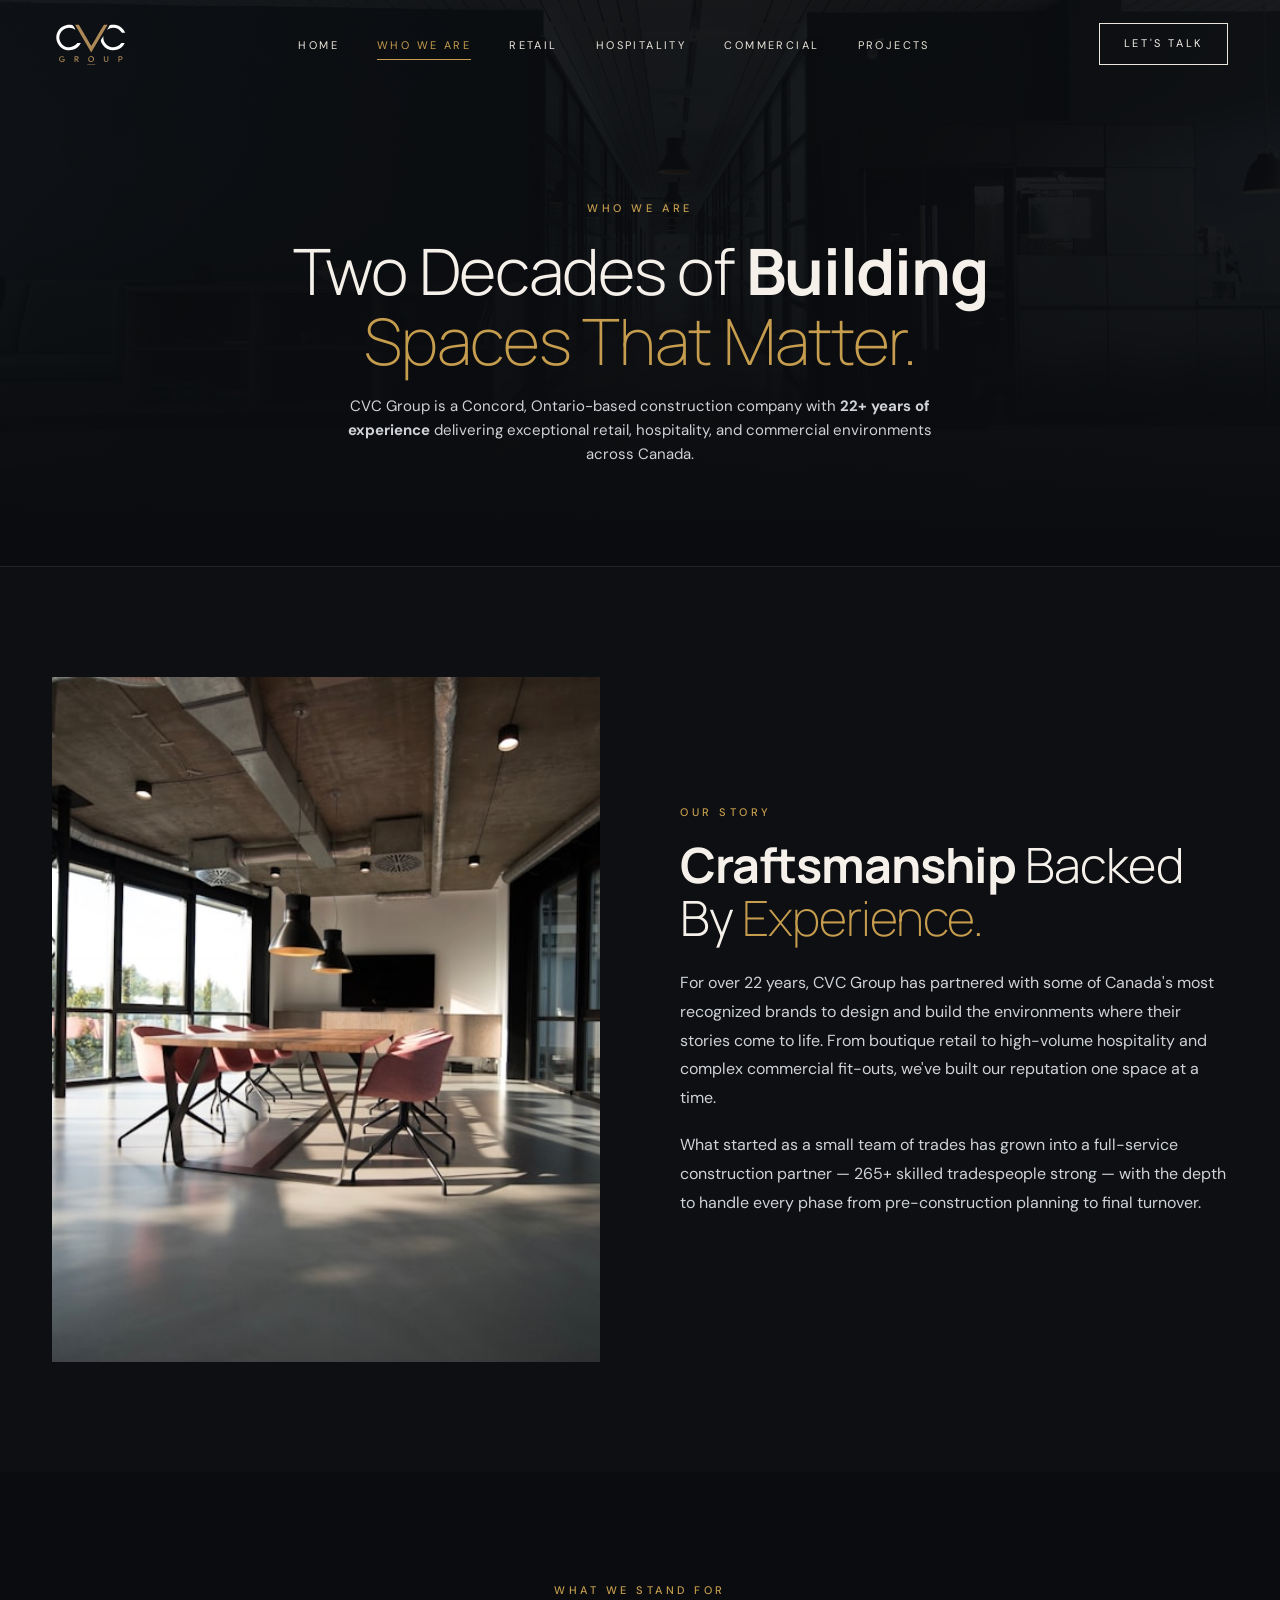
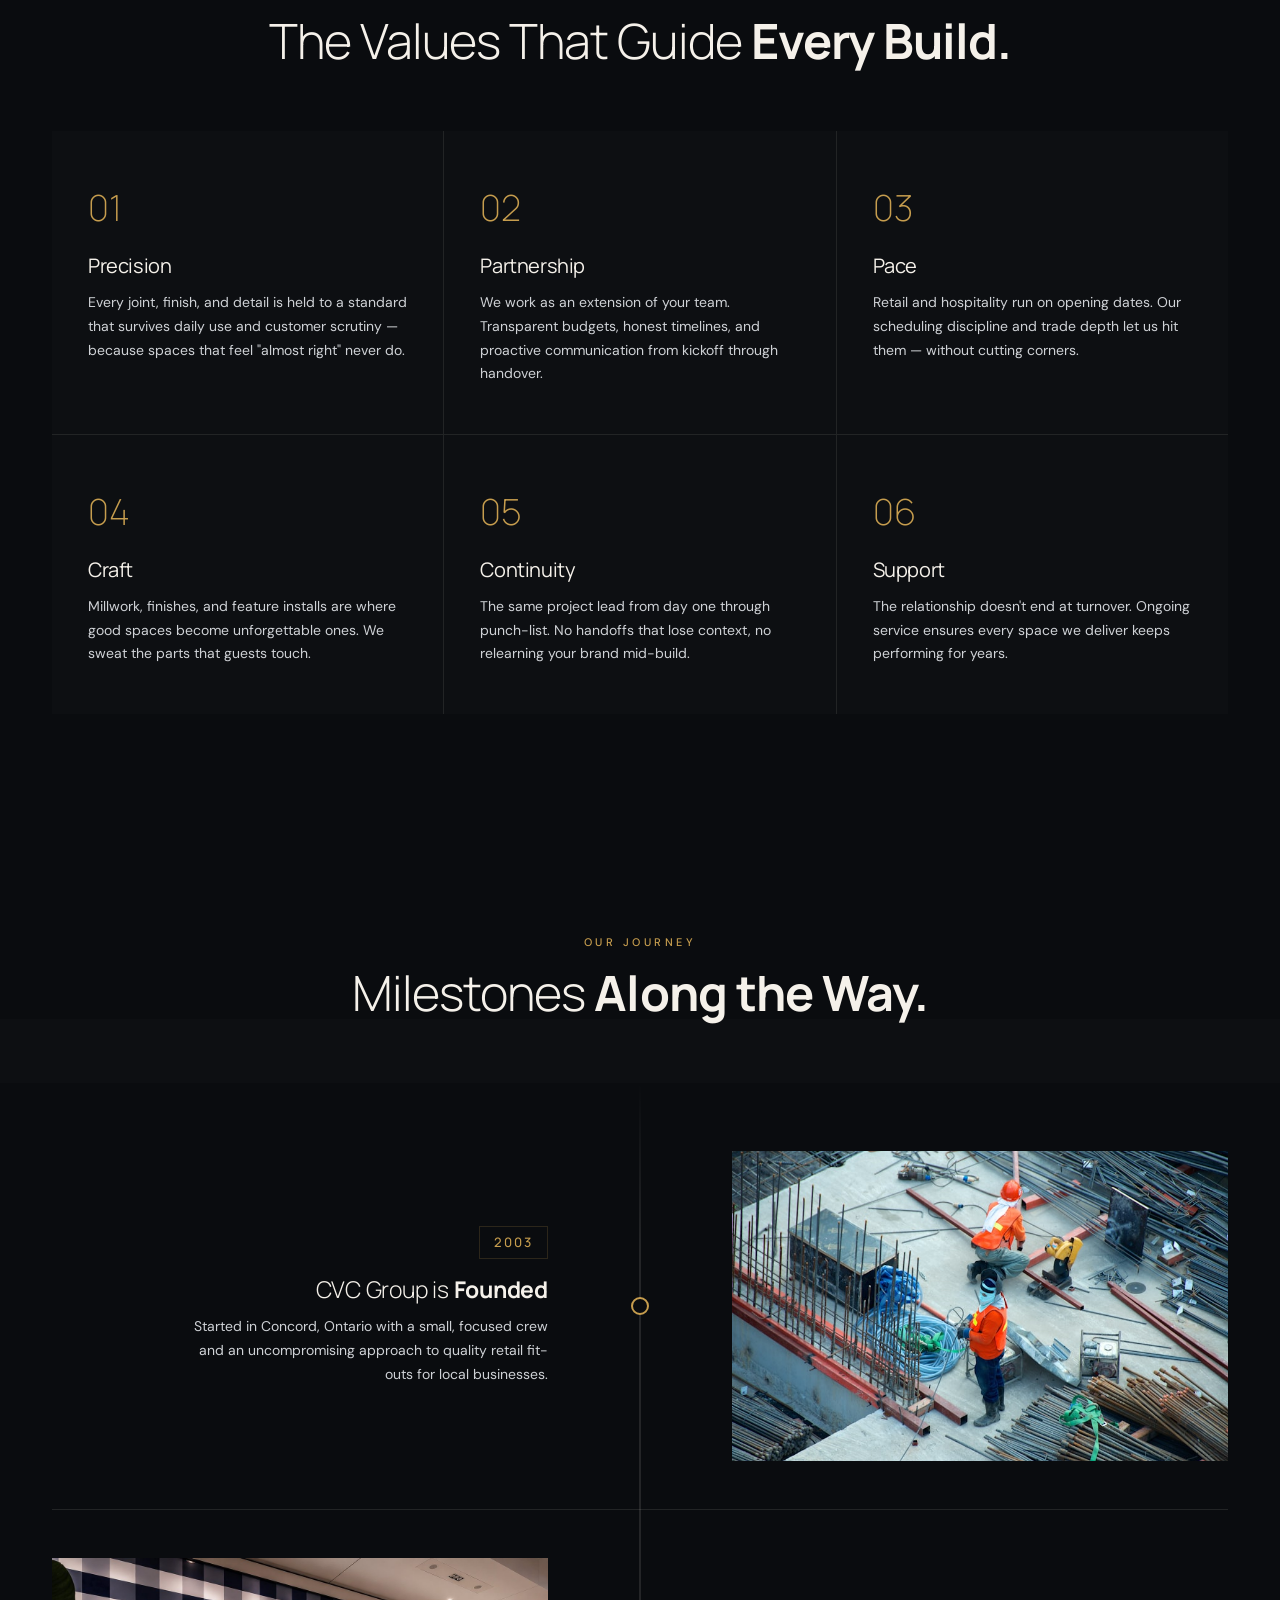
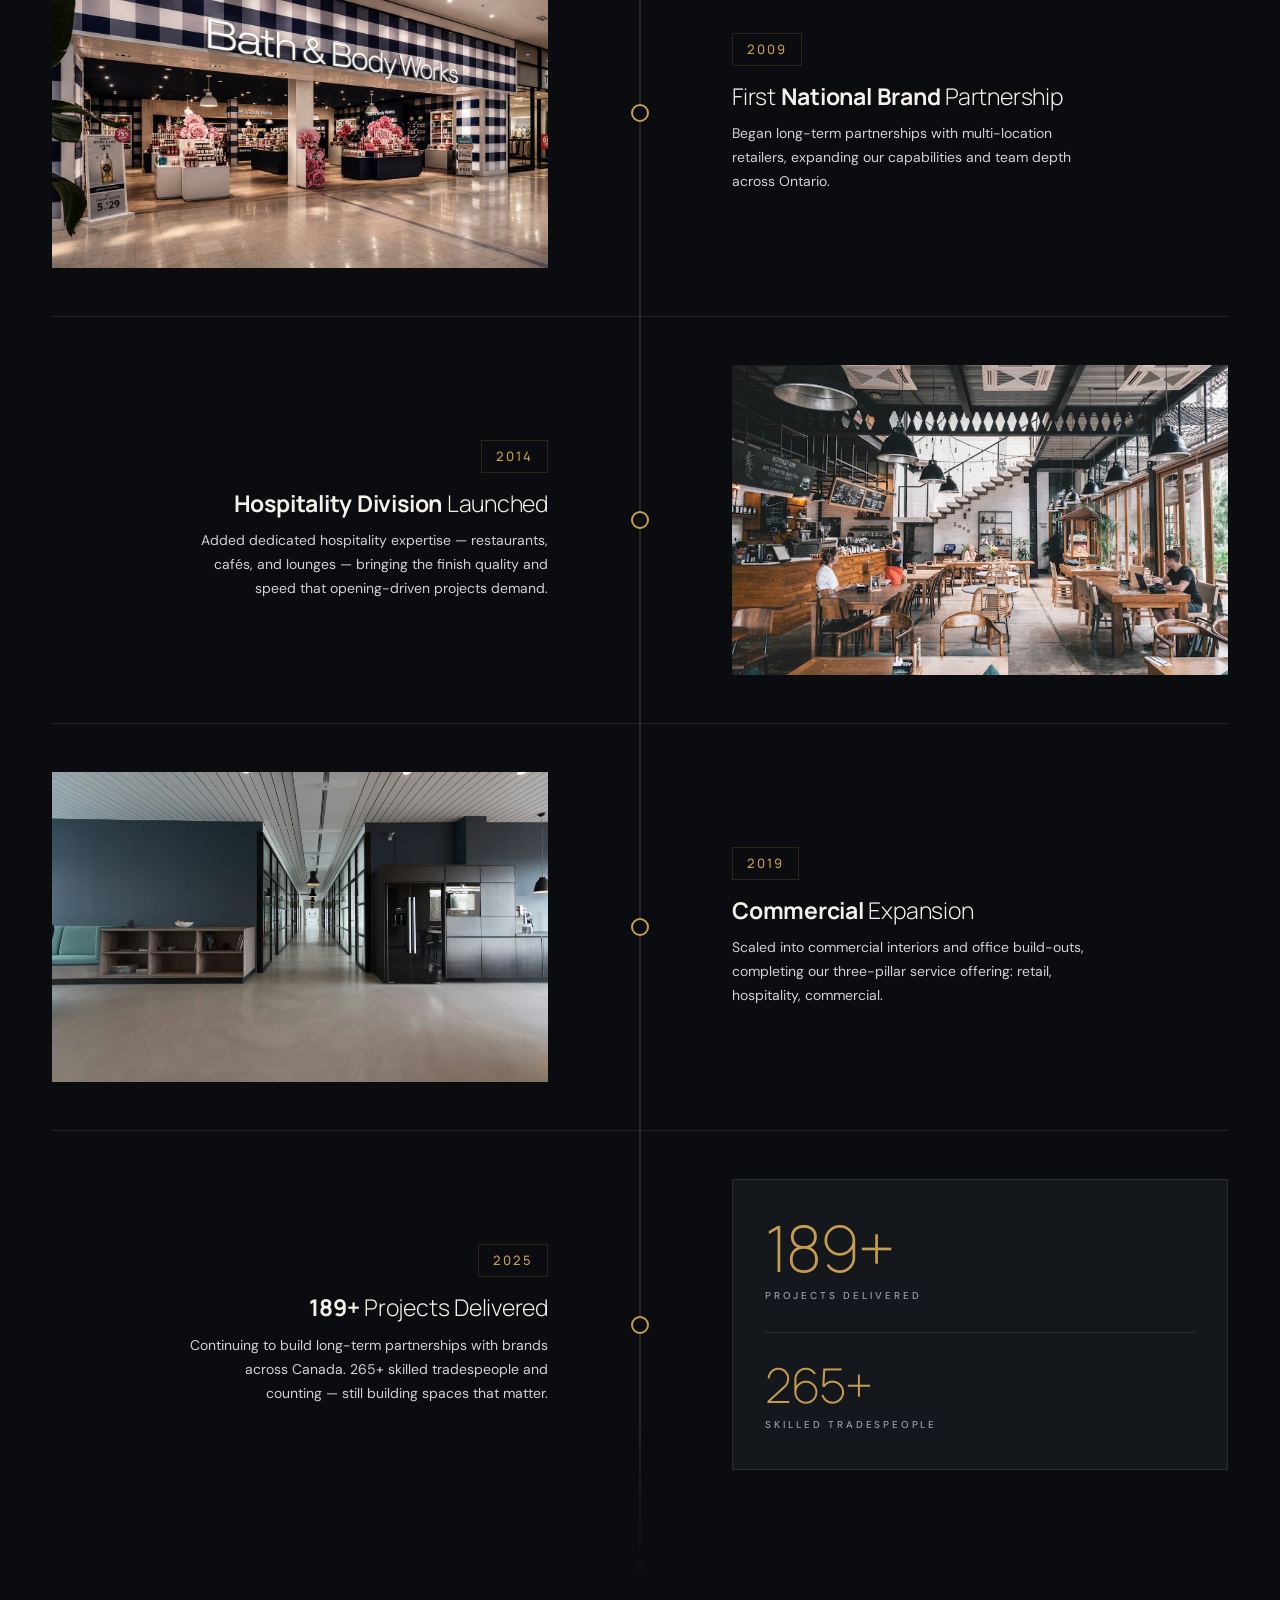
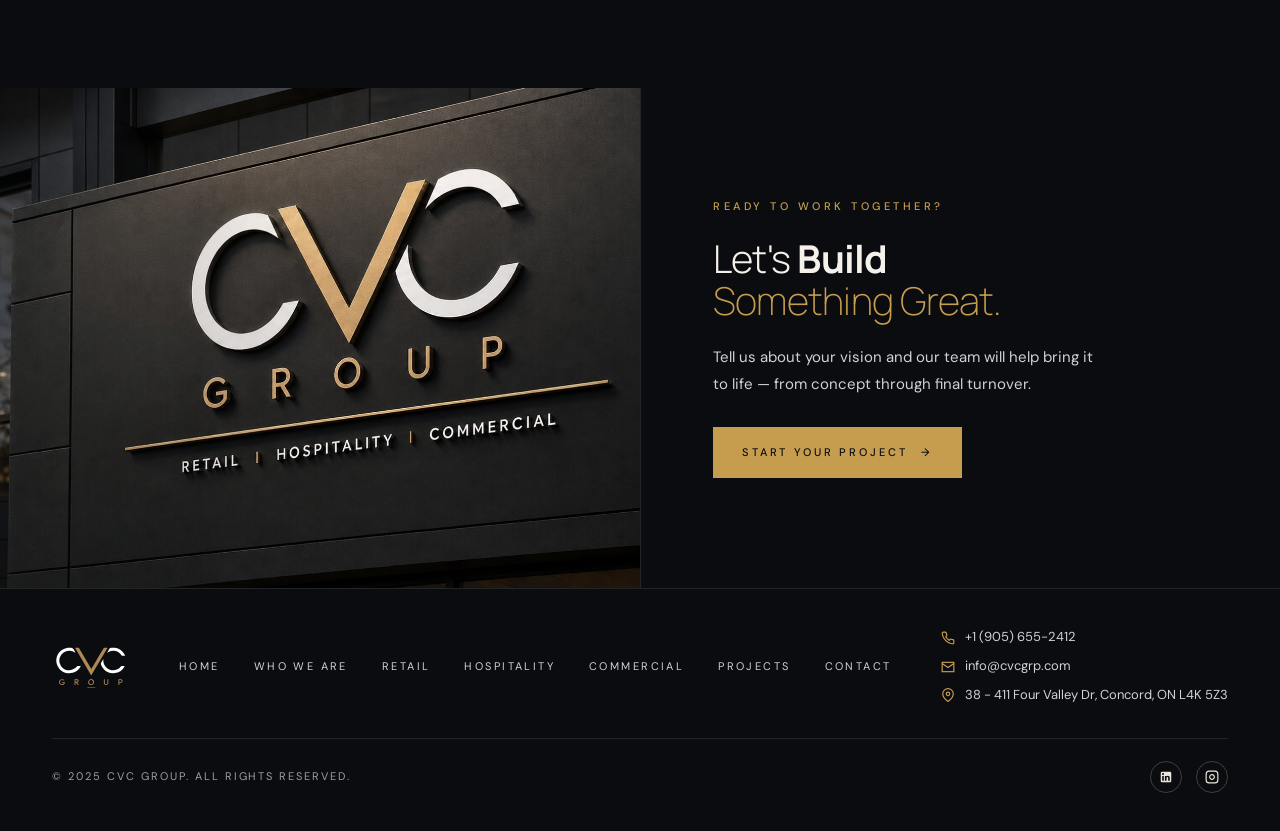
<file: who-we-are.html>
<!DOCTYPE html>
<html lang="en">
<head>
<meta charset="UTF-8">
<meta name="viewport" content="width=device-width, initial-scale=1.0">
<title>Who We Are — CVC Group</title>
<link rel="preconnect" href="https://fonts.googleapis.com">
<link rel="preconnect" href="https://fonts.gstatic.com" crossorigin>
<link href="https://fonts.googleapis.com/css2?family=Manrope:wght@200;300;400;500;600;700&family=DM+Sans:ital,wght@0,200;0,300;0,400;0,500;1,300;1,400&display=swap" rel="stylesheet">
<link rel="stylesheet" href="css/style.css">
</head>
<body>

<nav class="nav">
  <div class="container nav-inner">
    <a href="index.html" class="logo"><img class="logo-svg" src="cvc.svg" alt="CVC Group" onerror="this.style.display='none'"></a>
    <ul class="nav-links">
      <li><a href="index.html">Home</a></li>
      <li><a href="who-we-are.html" class="active">Who We Are</a></li>
      <li><a href="retail.html">Retail</a></li>
      <li><a href="hospitality.html">Hospitality</a></li>
      <li><a href="commercial.html">Commercial</a></li>
      <li><a href="projects.html">Projects</a></li>
    </ul>
    <a href="contact.html" class="nav-cta">Let's Talk</a>
    <button class="burger" aria-label="Menu"><span></span><span></span><span></span></button>
  </div>
</nav>

<!-- PAGE HERO -->
<section class="page-hero">
  <div class="page-hero-bg"><img src="images/office-interior.jpg" alt=""></div>
  <div class="container page-hero-inner">
    <div class="eyebrow rv">Who We Are</div>
    <h1 class="rv rv-d1">Two Decades of <strong>Building</strong><br><span class="italic-accent">Spaces That Matter.</span></h1>
    <p class="rv rv-d2">CVC Group is a Concord, Ontario-based construction company with <strong>22+ years of experience</strong> delivering exceptional retail, hospitality, and commercial environments across Canada.</p>
  </div>
</section>

<!-- OUR STORY -->
<section class="section">
  <div class="container">
    <div class="two-col">
      <div class="two-col-img rv">
        <img src="images/team-office.jpg" alt="CVC Group team">
      </div>
      <div class="two-col-text rv rv-d1">
        <div class="eyebrow">Our Story</div>
        <h2><strong>Craftsmanship</strong> Backed<br>By <span class="italic-accent">Experience.</span></h2>
        <p>For over 22 years, CVC Group has partnered with some of Canada's most recognized brands to design and build the environments where their stories come to life. From boutique retail to high-volume hospitality and complex commercial fit-outs, we've built our reputation one space at a time.</p>
        <p>What started as a small team of trades has grown into a full-service construction partner — 265+ skilled tradespeople strong — with the depth to handle every phase from pre-construction planning to final turnover.</p>
      </div>
    </div>
  </div>
</section>

<!-- VALUES -->
<section class="section section-dark">
  <div class="container">
    <div class="section-head rv">
      <div class="eyebrow">What We Stand For</div>
      <h2>The Values That Guide <strong>Every Build.</strong></h2>
    </div>
    <div class="values">
      <div class="value rv">
        <div class="value-num">01</div>
        <h3>Precision</h3>
        <p>Every joint, finish, and detail is held to a standard that survives daily use and customer scrutiny — because spaces that feel "almost right" never do.</p>
      </div>
      <div class="value rv rv-d1">
        <div class="value-num">02</div>
        <h3>Partnership</h3>
        <p>We work as an extension of your team. Transparent budgets, honest timelines, and proactive communication from kickoff through handover.</p>
      </div>
      <div class="value rv rv-d2">
        <div class="value-num">03</div>
        <h3>Pace</h3>
        <p>Retail and hospitality run on opening dates. Our scheduling discipline and trade depth let us hit them — without cutting corners.</p>
      </div>
      <div class="value rv rv-d3">
        <div class="value-num">04</div>
        <h3>Craft</h3>
        <p>Millwork, finishes, and feature installs are where good spaces become unforgettable ones. We sweat the parts that guests touch.</p>
      </div>
      <div class="value rv rv-d4">
        <div class="value-num">05</div>
        <h3>Continuity</h3>
        <p>The same project lead from day one through punch-list. No handoffs that lose context, no relearning your brand mid-build.</p>
      </div>
      <div class="value rv rv-d4">
        <div class="value-num">06</div>
        <h3>Support</h3>
        <p>The relationship doesn't end at turnover. Ongoing service ensures every space we deliver keeps performing for years.</p>
      </div>
    </div>
  </div>
</section>

<!-- TIMELINE — Alternating -->
<section class="section section-dark" style="padding-bottom:0">
  <div class="container">
    <div class="section-head rv">
      <div class="eyebrow">Our Journey</div>
      <h2>Milestones <strong>Along the Way.</strong></h2>
    </div>
  </div>
</section>

<section class="section section-dark" style="padding-top:0">
  <div class="container">
    <div class="timeline-alt">

      <!-- 2003 — LEFT: content, RIGHT: image -->
      <div class="tl-alt-item left rv">
        <div class="tl-content">
          <span class="tl-year-badge">2003</span>
          <h4>CVC Group is <strong>Founded</strong></h4>
          <p>Started in Concord, Ontario with a small, focused crew and an uncompromising approach to quality retail fit-outs for local businesses.</p>
        </div>
        <div class="tl-marker"><div class="tl-marker-dot"></div></div>
        <div class="tl-visual">
          <div class="tl-img-wrap">
            <img src="images/timeline-2003.jpg" alt="Founding">
          </div>
        </div>
      </div>

      <!-- 2009 — RIGHT: content, LEFT: image -->
      <div class="tl-alt-item right rv">
        <div class="tl-visual">
          <div class="tl-img-wrap">
            <img src="images/timeline-2009.jpg" alt="National brands">
          </div>
        </div>
        <div class="tl-marker"><div class="tl-marker-dot"></div></div>
        <div class="tl-content">
          <span class="tl-year-badge">2009</span>
          <h4>First <strong>National Brand</strong> Partnership</h4>
          <p>Began long-term partnerships with multi-location retailers, expanding our capabilities and team depth across Ontario.</p>
        </div>
      </div>

      <!-- 2014 — LEFT: content, RIGHT: image -->
      <div class="tl-alt-item left rv">
        <div class="tl-content">
          <span class="tl-year-badge">2014</span>
          <h4><strong>Hospitality Division</strong> Launched</h4>
          <p>Added dedicated hospitality expertise — restaurants, cafés, and lounges — bringing the finish quality and speed that opening-driven projects demand.</p>
        </div>
        <div class="tl-marker"><div class="tl-marker-dot"></div></div>
        <div class="tl-visual">
          <div class="tl-img-wrap">
            <img src="images/timeline-2014.jpg" alt="Hospitality">
          </div>
        </div>
      </div>

      <!-- 2019 — RIGHT: stat card, LEFT: image -->
      <div class="tl-alt-item right rv">
        <div class="tl-visual">
          <div class="tl-img-wrap">
            <img src="images/office-interior.jpg" alt="Commercial">
          </div>
        </div>
        <div class="tl-marker"><div class="tl-marker-dot"></div></div>
        <div class="tl-content">
          <span class="tl-year-badge">2019</span>
          <h4><strong>Commercial</strong> Expansion</h4>
          <p>Scaled into commercial interiors and office build-outs, completing our three-pillar service offering: retail, hospitality, commercial.</p>
        </div>
      </div>

      <!-- 2025 — LEFT: content, RIGHT: stat card -->
      <div class="tl-alt-item left rv">
        <div class="tl-content">
          <span class="tl-year-badge">2025</span>
          <h4><strong>189+</strong> Projects Delivered</h4>
          <p>Continuing to build long-term partnerships with brands across Canada. 265+ skilled tradespeople and counting — still building spaces that matter.</p>
        </div>
        <div class="tl-marker"><div class="tl-marker-dot"></div></div>
        <div class="tl-visual">
          <div class="tl-stat-card">
            <div class="tl-stat-num">189+</div>
            <div class="tl-stat-label">Projects Delivered</div>
            <div style="margin-top:20px;height:1px;background:var(--line)"></div>
            <div class="tl-stat-num" style="margin-top:20px;font-size:clamp(32px,4vw,48px)">265+</div>
            <div class="tl-stat-label">Skilled Tradespeople</div>
          </div>
        </div>
      </div>

    </div><!-- /timeline-alt -->
  </div>
</section>

<!-- PAGE CTA — Rebalanced -->
<section class="page-cta">
  <div class="page-cta-img rv">
    <img src="images/contact-bg.jpg" alt="Modern interior">
  </div>
  <div class="page-cta-content rv rv-d1">
    <div class="eyebrow">Ready to Work Together?</div>
    <h2>Let's <strong>Build</strong><br><span class="italic-accent">Something Great.</span></h2>
    <p>Tell us about your vision and our team will help bring it to life — from concept through final turnover.</p>
    <a href="contact.html" class="btn btn-primary">Start Your Project <span class="arr">→</span></a>
  </div>
</section>

<footer class="footer">
  <div class="container">
    <div class="footer-inner">
      <a href="index.html" class="logo"><img class="logo-svg" src="cvc.svg" alt="CVC Group" onerror="this.style.display='none'"></a>
      <div class="footer-links">
        <a href="index.html">Home</a><a href="who-we-are.html">Who We Are</a><a href="retail.html">Retail</a><a href="hospitality.html">Hospitality</a><a href="commercial.html">Commercial</a><a href="projects.html">Projects</a><a href="contact.html">Contact</a>
      </div>
      <div class="footer-contact">
        <div><svg width="14" height="14" viewBox="0 0 24 24" fill="none" stroke="currentColor" stroke-width="2"><path d="M22 16.92v3a2 2 0 0 1-2.18 2 19.86 19.86 0 0 1-8.63-3.07 19.5 19.5 0 0 1-6-6A19.86 19.86 0 0 1 2.12 4.18 2 2 0 0 1 4.11 2h3a2 2 0 0 1 2 1.72 12.84 12.84 0 0 0 .7 2.81 2 2 0 0 1-.45 2.11L8.09 9.91a16 16 0 0 0 6 6l1.27-1.27a2 2 0 0 1 2.11-.45 12.84 12.84 0 0 0 2.81.7A2 2 0 0 1 22 16.92z"/></svg>+1 (905) 655-2412</div>
        <div><svg width="14" height="14" viewBox="0 0 24 24" fill="none" stroke="currentColor" stroke-width="2"><rect x="2" y="4" width="20" height="16"/><path d="m22 6-10 7L2 6"/></svg>info@cvcgrp.com</div>
        <div><svg width="14" height="14" viewBox="0 0 24 24" fill="none" stroke="currentColor" stroke-width="2"><path d="M21 10c0 7-9 13-9 13s-9-6-9-13a9 9 0 0 1 18 0z"/><circle cx="12" cy="10" r="3"/></svg>38 - 411 Four Valley Dr, Concord, ON L4K 5Z3</div>
      </div>
    </div>
    <div class="footer-bottom">
      <div>© 2025 CVC Group. All Rights Reserved.</div>
      <div class="footer-social">
        <a href="#" aria-label="LinkedIn"><svg width="14" height="14" viewBox="0 0 24 24" fill="currentColor"><path d="M19 3a2 2 0 0 1 2 2v14a2 2 0 0 1-2 2H5a2 2 0 0 1-2-2V5a2 2 0 0 1 2-2h14m-.5 15.5v-5.3a3.26 3.26 0 0 0-3.26-3.26c-.85 0-1.84.52-2.32 1.3v-1.11h-2.79v8.37h2.79v-4.93c0-.77.62-1.4 1.39-1.4a1.4 1.4 0 0 1 1.4 1.4v4.93h2.79M6.88 8.56a1.68 1.68 0 0 0 1.68-1.68c0-.93-.75-1.69-1.68-1.69a1.69 1.69 0 0 0-1.69 1.69c0 .93.76 1.68 1.69 1.68m1.39 9.94v-8.37H5.5v8.37h2.77z"/></svg></a>
        <a href="#" aria-label="Instagram"><svg width="14" height="14" viewBox="0 0 24 24" fill="none" stroke="currentColor" stroke-width="2"><rect x="2" y="2" width="20" height="20" rx="5"/><path d="M16 11.37A4 4 0 1 1 12.63 8 4 4 0 0 1 16 11.37z"/><line x1="17.5" y1="6.5" x2="17.51" y2="6.5"/></svg></a>
      </div>
    </div>
  </div>
</footer>

<script src="js/main.js"></script>
</body>
</html>
</file>
<file: css/style.css>
/* ============================================================
   CVC GROUP — style.css (clean rebuild)
   Manrope (display) + DM Sans (body)
   ============================================================ */

@import url('https://fonts.googleapis.com/css2?family=Manrope:wght@200;300;400;500;600;700&family=DM+Sans:ital,wght@0,200;0,300;0,400;0,500;1,300;1,400&display=swap');

/* ── TOKENS ──────────────────────────────────────────────── */
:root {
  --bg:          #0d0f12;
  --bg-dark:     #0a0c0f;
  --surface:     #14171c;
  --surface-2:   #1a1e24;
  --cream:       #f5f1ea;
  --cream-2:     #ebe6dc;
  --ink:         #0d0f12;
  --gold:        #c69d4e;
  --gold-lt:     #d9b56b;
  --gold-soft:   rgba(198,157,78,.18);
  --muted:       #9aa0a8;
  --muted-2:     #cfd2d6;
  --line:        rgba(245,241,234,.10);
  --line-strong: rgba(245,241,234,.22);
  --f-display:   'Manrope', -apple-system, system-ui, sans-serif;
  --f-body:      'DM Sans', -apple-system, system-ui, sans-serif;
  --container:   1240px;
  --t:           cubic-bezier(.22,.61,.36,1);
}

/* ── RESET ───────────────────────────────────────────────── */
*, *::before, *::after { box-sizing: border-box; margin: 0; padding: 0; }
html { scroll-behavior: smooth; }
body {
  font-family: var(--f-body);
  background: var(--bg); color: var(--cream);
  line-height: 1.6; -webkit-font-smoothing: antialiased;
  overflow-x: hidden;
}
img { max-width: 100%; display: block; }
a { color: inherit; text-decoration: none; }
button { font-family: inherit; cursor: pointer; border: none; background: none; color: inherit; }
ul { list-style: none; }
.container { max-width: var(--container); margin: 0 auto; padding: 0 32px; }

/* ── TYPOGRAPHY ──────────────────────────────────────────── */
.eyebrow {
  font-size: 11px; letter-spacing: .32em; text-transform: uppercase;
  color: var(--gold); font-weight: 500;
}
h1,h2,h3,h4 { font-family: var(--f-display); font-weight: 300; line-height: 1.1; letter-spacing: -.02em; }
h1 { font-size: clamp(40px,5.6vw,76px); }
h2 { font-size: clamp(30px,3.8vw,52px); }
h3 { font-size: clamp(20px,2.2vw,28px); }
.italic-accent { color: var(--gold); font-weight: 200; }

/* ── ANIMATIONS ──────────────────────────────────────────── */
.rv { opacity: 0; transform: translateY(28px); transition: opacity .9s var(--t), transform .9s var(--t); }
.rv.in { opacity: 1; transform: none; }
.rv-d1 { transition-delay: .08s; }
.rv-d2 { transition-delay: .16s; }
.rv-d3 { transition-delay: .24s; }
.rv-d4 { transition-delay: .32s; }
/* stagger-rv: children animate individually when parent gets .in */
.stagger-rv > * { opacity: 0; transform: translateY(22px); transition: opacity .85s var(--t), transform .85s var(--t); }
.stagger-rv.in > * { opacity: 1; transform: none; }
.stagger-rv.in > *:nth-child(1) { transition-delay: 0ms; }
.stagger-rv.in > *:nth-child(2) { transition-delay: 80ms; }
.stagger-rv.in > *:nth-child(3) { transition-delay: 160ms; }
.stagger-rv.in > *:nth-child(4) { transition-delay: 240ms; }

/* ── BUTTONS ─────────────────────────────────────────────── */
.btn {
  display: inline-flex; align-items: center; gap: 14px;
  padding: 16px 28px; font-size: 11px; letter-spacing: .26em; text-transform: uppercase;
  font-weight: 500; border: 1px solid transparent; transition: all .35s var(--t); cursor: pointer;
}
.btn-primary { background: var(--gold); color: var(--ink); }
.btn-primary:hover { background: var(--gold-lt); transform: translateY(-1px); }
.btn-ghost { border-color: var(--cream); color: var(--cream); }
.btn-ghost:hover { background: var(--cream); color: var(--ink); }
.btn-dark { background: var(--ink); color: var(--cream); border-color: var(--ink); }
.btn-dark:hover { background: transparent; color: var(--ink); border-color: var(--ink); }
.btn .arr { transition: transform .3s var(--t); }
.btn:hover .arr { transform: translateX(4px); }
.link-cta {
  display: inline-flex; align-items: center; gap: 10px;
  font-size: 11px; letter-spacing: .24em; text-transform: uppercase;
  color: var(--gold); font-weight: 500; transition: gap .3s var(--t);
}
.link-cta:hover { gap: 16px; }

/* ── NAV ─────────────────────────────────────────────────── */
.nav {
  position: fixed; top: 0; left: 0; right: 0; z-index: 100;
  padding: 22px 0;
  transition: background .4s var(--t), padding .4s var(--t), border-color .4s var(--t);
  border-bottom: 1px solid transparent;
}
.nav.scrolled {
  background: rgba(13,15,18,.9); backdrop-filter: blur(16px);
  padding: 14px 0; border-bottom-color: var(--line);
}
.nav-inner { display: flex; align-items: center; justify-content: space-between; gap: 32px; }
.logo { display: flex; align-items: center; text-decoration: none; }
.logo-svg { height: 44px; width: auto; display: block; }
.logo-mark { font-family: var(--f-display); font-size: 28px; color: var(--cream); letter-spacing: .06em; font-weight: 200; }
.logo-mark span { color: var(--gold); }
.nav-links { display: flex; gap: 38px; align-items: center; list-style: none; }
.nav-links a {
  font-size: 11px; letter-spacing: .22em; text-transform: uppercase;
  color: var(--cream-2); position: relative; padding: 6px 0; transition: color .25s var(--t);
}
.nav-links a:hover, .nav-links a.active { color: var(--gold); }
.nav-links a.active::after {
  content: ""; position: absolute; left: 0; right: 0; bottom: -2px; height: 1px; background: var(--gold);
}
.nav-cta {
  border: 1px solid var(--cream-2); padding: 11px 24px;
  font-size: 11px; letter-spacing: .24em; text-transform: uppercase;
  color: var(--cream); transition: all .3s var(--t);
}
.nav-cta:hover { background: var(--gold); border-color: var(--gold); color: var(--ink); }
.burger { display: none; flex-direction: column; gap: 5px; padding: 8px; }
.burger span { width: 22px; height: 1.5px; background: var(--cream); transition: .3s; }

/* ── HERO ────────────────────────────────────────────────── */
.hero {
  position: relative; min-height: 100vh; display: flex; align-items: center;
  padding: 140px 0 80px; overflow: hidden;
}
.hero-slides { position: absolute; inset: 0; z-index: 0; }
.hero-slide {
  position: absolute; inset: 0; background-size: cover; background-position: center;
  opacity: 0; transition: opacity 1.4s var(--t);
}
.hero-slide.active { opacity: 1; }
.hero-slide::after {
  content: ""; position: absolute; inset: 0;
  background: linear-gradient(90deg, rgba(10,12,15,.92) 0%, rgba(10,12,15,.55) 45%, rgba(10,12,15,.15) 100%);
}
.hero-inner { position: relative; z-index: 2; width: 100%; }
.hero-tags { font-size: 11px; letter-spacing: .34em; text-transform: uppercase; color: var(--cream-2); margin-bottom: 30px; }
.hero-tags span { color: var(--muted); }
.hero-title { margin-bottom: 32px; max-width: 760px; }
.hero-sub { max-width: 480px; color: var(--muted-2); font-size: 15px; line-height: 1.7; margin-bottom: 42px; }
.hero-actions { display: flex; gap: 16px; flex-wrap: wrap; }
.hero-dots {
  position: absolute; right: 48px; top: 50%; transform: translateY(-50%);
  display: flex; flex-direction: column; gap: 18px; z-index: 3;
}
.hero-dot {
  font-size: 11px; letter-spacing: .18em; color: var(--muted);
  position: relative; padding-right: 28px; cursor: pointer; transition: color .3s var(--t); font-weight: 500;
}
.hero-dot::after {
  content: ""; position: absolute; right: 0; top: 50%; width: 14px; height: 1px;
  background: var(--muted); transition: all .3s var(--t);
}
.hero-dot.active { color: var(--gold); }
.hero-dot.active::after { width: 24px; background: var(--gold); }
.hero-arrows { position: absolute; right: 32px; bottom: 60px; display: flex; gap: 12px; z-index: 3; }
.hero-arrow {
  width: 48px; height: 48px; border-radius: 50%; border: 1px solid var(--line-strong);
  display: flex; align-items: center; justify-content: center;
  background: rgba(13,15,18,.4); transition: all .3s var(--t);
}
.hero-arrow:hover,
.hero-arrow.active { background: var(--gold); border-color: var(--gold); color: var(--ink); }

/* ── SECTIONS ────────────────────────────────────────────── */
section { position: relative; }
.section { padding: 110px 0; }
.section-light { background: var(--cream); color: var(--ink); }
.section-dark { background: var(--bg-dark); }
.section-head { text-align: center; margin-bottom: 64px; }
.section-head .eyebrow { margin-bottom: 14px; }
.section-head h2 { max-width: 780px; margin: 0 auto; }

/* ── SERVICE TRIPTYCH ────────────────────────────────────── */
.tri { display: grid; grid-template-columns: repeat(3,1fr); background: var(--cream); }
.tri-item {
  padding: 64px 40px; text-align: center;
  border-right: 1px solid rgba(13,15,18,.08);
  color: var(--ink); transition: background .35s var(--t);
}
.tri-item:last-child { border-right: none; }
.tri-item:hover { background: #ebe6dc; }
.tri-icon { width: 60px; height: 60px; margin: 0 auto 22px; display: flex; align-items: center; justify-content: center; color: var(--gold); }
.tri-item h3 { margin-bottom: 12px; color: var(--ink); font-weight: 500; transition: color .35s var(--t); }
.tri-item p { color: #5a5e64; font-size: 14px; line-height: 1.7; margin-bottom: 22px; max-width: 280px; margin-left: auto; margin-right: auto; }
.tri-item .link-cta { opacity: .7; transition: opacity .35s var(--t), gap .3s var(--t); }
.tri-item:hover .link-cta { opacity: 1; }

/* ── PROJECTS CAROUSEL ───────────────────────────────────── */
.proj-carousel-section { background: var(--bg-dark); padding: 110px 0 80px; }
.proj-carousel-header { display: flex; align-items: flex-end; justify-content: space-between; margin-bottom: 52px; }
.proj-carousel-header .section-head { text-align: left; margin-bottom: 0; }
.proj-carousel-header .section-head h2 { margin: 0; }
.carousel-controls { display: flex; align-items: center; gap: 12px; flex-shrink: 0; padding-bottom: 4px; }
.carousel-btn {
  width: 50px; height: 50px; border-radius: 50%; border: 1px solid var(--line-strong);
  display: grid; place-items: center; color: var(--cream); background: transparent;
  transition: all .35s var(--t); cursor: pointer;
}
.carousel-btn:hover { background: var(--gold); border-color: var(--gold); color: var(--ink); }
.carousel-btn svg { width: 16px; height: 16px; pointer-events: none; }
.carousel-counter {
  font-family: var(--f-display); font-size: 12px; font-weight: 300;
  letter-spacing: .14em; color: var(--muted); min-width: 56px; text-align: center;
}
.carousel-viewport {
  overflow: hidden; position: relative;
  -webkit-mask-image: linear-gradient(90deg, transparent 0%, #000 5%, #000 95%, transparent 100%);
  mask-image:         linear-gradient(90deg, transparent 0%, #000 5%, #000 95%, transparent 100%);
}
.carousel-track {
  display: flex; gap: 18px; padding: 0 32px;
  width: max-content;
  transition: transform .85s cubic-bezier(.16,1,.3,1);
  will-change: transform;
}
.proj-card-c {
  flex-shrink: 0; width: clamp(280px,34vw,480px); aspect-ratio: 3/4;
  position: relative; overflow: hidden; cursor: pointer;
  transition: opacity .85s cubic-bezier(.16,1,.3,1);
}
.proj-card-c.is-active { width: clamp(320px,40vw,560px); }
.proj-card-c img {
  position: absolute; inset: 0; width: 100%; height: 100%; object-fit: cover;
  transition: transform .85s cubic-bezier(.16,1,.3,1), opacity .5s;
}
.proj-card-c::after {
  content: ""; position: absolute; inset: 0; z-index: 2;
  background: linear-gradient(180deg, transparent 30%, rgba(10,12,15,.9) 100%);
  opacity: .8; transition: opacity .5s;
}
.proj-card-c:not(.is-active) img { opacity: .5; }
.proj-card-c:not(.is-active)::after { opacity: 1; }
.proj-card-c:hover img { transform: scale(1.04); }
.proj-card-body { position: absolute; bottom: 0; left: 0; right: 0; z-index: 3; padding: 26px 26px 30px; }
.proj-card-num { font-size: 10px; font-weight: 400; letter-spacing: .3em; text-transform: uppercase; color: var(--gold-lt); margin-bottom: 10px; display: block; }
.proj-card-title { font-family: var(--f-display); font-size: clamp(18px,2.2vw,26px); font-weight: 300; color: var(--cream); letter-spacing: -.01em; margin-bottom: 10px; line-height: 1.2; }
.proj-card-cat { font-size: 9px; letter-spacing: .26em; text-transform: uppercase; color: var(--muted); margin-bottom: 16px; display: block; }
.proj-card-link {
  display: inline-flex; align-items: center; gap: 8px; font-size: 10px; letter-spacing: .22em;
  text-transform: uppercase; color: var(--gold-lt); border-bottom: 1px solid rgba(217,181,107,.35);
  padding-bottom: 2px; transition: gap .35s var(--t), color .3s;
}
.proj-card-link:hover { gap: 14px; color: var(--cream); }
.carousel-progress { margin: 32px 32px 0; }
.carousel-progress-track { height: 1px; background: var(--line-strong); position: relative; overflow: hidden; }
.carousel-progress-fill { position: absolute; top: 0; left: 0; height: 100%; background: var(--gold); transition: width .85s cubic-bezier(.16,1,.3,1); }
.proj-carousel-cta { text-align: center; margin-top: 56px; }

/* ── PHILOSOPHY SPLIT ────────────────────────────────────── */
.split { display: grid; grid-template-columns: 1fr 1.4fr; }
.split-text {
  padding: 90px 80px; background: var(--cream); color: var(--ink);
  display: flex; flex-direction: column; justify-content: center;
}
.split-text .eyebrow { margin-bottom: 18px; }
.split-text h2 { margin-bottom: 24px; }
.split-text p { color: #5a5e64; margin-bottom: 30px; max-width: 420px; line-height: 1.8; }
.split-img { position: relative; overflow: hidden; min-height: 520px; background: #1a1e24; }
.split-img img { width: 100%; height: 100%; object-fit: cover; position: absolute; inset: 0; }

/* ── APPROACH ────────────────────────────────────────────── */
.approach { background: var(--bg-dark); padding: 90px 0; }
.approach-head { text-align: center; margin-bottom: 60px; }
.approach-head .eyebrow { margin-bottom: 14px; }
.approach-grid {
  display: grid; grid-template-columns: repeat(6,1fr); gap: 0;
  border-top: 1px solid var(--line); border-bottom: 1px solid var(--line);
}
/* Fixed-height container — NO layout shift on hover */
.approach-item {
  height: 220px; position: relative; overflow: hidden;
  border-right: 1px solid var(--line); cursor: default;
}
.approach-item:last-child { border-right: none; }
/* Front layer — default visible */
.approach-front {
  position: absolute; inset: 0;
  display: flex; flex-direction: column; align-items: center; justify-content: center;
  gap: 14px; padding: 28px 16px;
  transition: opacity .4s var(--t), transform .4s var(--t);
}
/* Back layer — hover reveal */
.approach-back {
  position: absolute; inset: 0;
  display: flex; flex-direction: column; align-items: center; justify-content: center;
  gap: 10px; padding: 22px 18px;
  background: var(--surface-2);
  opacity: 0; transform: translateY(14px);
  transition: opacity .4s var(--t), transform .4s var(--t);
}
.approach-item:hover .approach-front { opacity: 0; transform: translateY(-14px); }
.approach-item:hover .approach-back  { opacity: 1; transform: translateY(0); }
.approach-icon { width: 40px; height: 40px; color: var(--gold); flex-shrink: 0; }
.approach-front h4 {
  font-family: var(--f-body); font-weight: 500; font-size: 11px;
  letter-spacing: .16em; text-transform: uppercase; color: var(--cream); line-height: 1.5; text-align: center;
}
.approach-back h4 {
  font-family: var(--f-body); font-weight: 500; font-size: 10px;
  letter-spacing: .16em; text-transform: uppercase; color: var(--gold-lt); line-height: 1.5; text-align: center;
}
.approach-desc { font-size: 12px; color: var(--muted-2); line-height: 1.6; text-align: center; }

/* ── ABOUT FEATURE (below approach) ─────────────────────── */
.about-feature { background: var(--cream); color: var(--ink); padding: 110px 0; overflow: hidden; }
.about-feature-inner {
  max-width: var(--container); margin: 0 auto; padding: 0 32px;
  display: grid; grid-template-columns: 1fr 1fr; gap: 80px; align-items: center;
}
.about-feature-text { display: flex; flex-direction: column; gap: 0; }
.about-feature-started {
  display: inline-flex; align-items: center; gap: 10px;
  font-size: 10px; letter-spacing: .32em; text-transform: uppercase;
  color: var(--muted); margin-bottom: 22px;
}
.about-feature-started::before { content: "←"; font-size: 12px; }
.about-feature-headline {
  font-family: var(--f-display); font-weight: 300;
  font-size: clamp(22px,2.4vw,34px); line-height: 1.25;
  letter-spacing: -.02em; color: var(--ink);
  max-width: 22ch; margin-bottom: 32px;
}
.about-feature-headline em { font-style: normal; color: var(--gold); }
.about-feature-stat-row { display: flex; align-items: flex-end; gap: 20px; margin-bottom: 24px; }
.about-feature-big-num {
  font-family: var(--f-display);
  font-size: clamp(72px,9vw,130px);
  font-weight: 200; line-height: .85; letter-spacing: -.04em; color: var(--ink);
}
.about-feature-stat-label {
  font-family: var(--f-display); font-size: 13px; font-weight: 300;
  color: var(--muted); line-height: 1.4; padding-bottom: 10px; max-width: 10ch;
}
.about-feature-right { display: flex; flex-direction: column; gap: 0; }
.about-feature-images { display: grid; grid-template-columns: 1fr 1fr; gap: 16px; align-items: start; }
.about-feature-img { overflow: hidden; background: var(--surface-2); }
.about-feature-img:first-child { aspect-ratio: 4/5; margin-top: 48px; }
.about-feature-img:last-child  { aspect-ratio: 3/4; }
.about-feature-img img { width: 100%; height: 100%; object-fit: cover; display: block; transition: transform .8s var(--t); }
.about-feature-img:hover img { transform: scale(1.04); }
.about-feature-body { font-size: 14px; color: #5a5e64; line-height: 1.75; max-width: 44ch; margin-bottom: 28px; margin-top: 20px; }

/* ── STATS ───────────────────────────────────────────────── */
.stats { background: var(--cream); color: var(--ink); padding: 90px 0; position: relative; overflow: hidden; }
.stats-bg { position: absolute; right: -40px; top: 50%; transform: translateY(-50%); width: 380px; opacity: .16; pointer-events: none; }
.stats-grid { display: grid; grid-template-columns: repeat(4,1fr); gap: 24px; position: relative; z-index: 1; }
.stat-num { font-family: var(--f-display); font-size: 64px; font-weight: 200; color: var(--ink); line-height: 1; margin-bottom: 12px; letter-spacing: -.03em; }
.stat-num span { color: var(--gold); }
.stat-label { font-size: 10px; letter-spacing: .28em; text-transform: uppercase; color: var(--ink); font-weight: 600; margin-bottom: 10px; }
.stat-desc { font-size: 13px; color: #5a5e64; max-width: 200px; line-height: 1.6; }

/* ── BRANDS — single-row marquee ────────────────────────── */
.brands {
  background: var(--bg-dark); padding: 54px 0;
  border-top: 1px solid var(--line); border-bottom: 1px solid var(--line); overflow: hidden;
}
.brands-head { text-align: center; font-size: 11px; letter-spacing: .32em; text-transform: uppercase; color: var(--gold); margin-bottom: 32px; }
.brands-track {
  overflow: hidden;
  -webkit-mask-image: linear-gradient(90deg, transparent 0%, #000 7%, #000 93%, transparent 100%);
  mask-image:         linear-gradient(90deg, transparent 0%, #000 7%, #000 93%, transparent 100%);
}
.brands-rows { display: flex; flex-direction: column; }
.brand-row {
  display: flex; align-items: center; gap: 52px; flex-wrap: nowrap;
  width: max-content; font-family: var(--f-display); font-size: 20px;
  letter-spacing: .02em; color: var(--cream-2);
}
.brand-row-1 { animation: marquee 28s linear infinite; }
.brand-row-2 { display: none; }
.brands-track:hover .brand-row { animation-play-state: paused; }
@keyframes marquee { from { transform: translateX(0); } to { transform: translateX(-50%); } }
.brand-logo { opacity: .65; white-space: nowrap; flex-shrink: 0; transition: opacity .3s var(--t); }
.brand-logo:hover { opacity: 1; }
.brand-logo.sans { font-family: var(--f-body); font-style: normal; font-weight: 600; letter-spacing: .06em; text-transform: uppercase; font-size: 15px; }
.brand-sep { width: 4px; height: 4px; border-radius: 50%; background: var(--gold); opacity: .35; flex-shrink: 0; }

/* ── HOME CONTACT ────────────────────────────────────────── */
.home-contact { display: grid; grid-template-columns: 1fr 1fr; min-height: 680px; }
/* Left: bg image set via inline style on the element itself */
.home-contact-left {
  position: relative; overflow: hidden;
  padding: 80px 64px;
  display: flex; flex-direction: column; justify-content: flex-end; gap: 0;
  background-size: cover; background-position: center;
}
/* Dark gradient overlay */
.home-contact-left::before {
  content: ""; position: absolute; inset: 0; z-index: 0;
  background: linear-gradient(180deg, rgba(10,12,15,.15) 0%, rgba(10,12,15,.55) 50%, rgba(10,12,15,.88) 100%);
}
.home-contact-left > * { position: relative; z-index: 1; }
.home-contact-left .eyebrow { color: var(--gold-lt); margin-bottom: 18px; }
.home-contact-left h2 { font-size: clamp(26px,3vw,44px); color: #fff; margin-bottom: 16px; line-height: 1.1; }
.home-contact-left > p { color: rgba(245,241,234,.72); font-size: 15px; line-height: 1.7; max-width: 34ch; margin-bottom: 32px; }
/* Right: form panel */
.home-contact-right {
  background: var(--surface); padding: 80px 64px;
  display: flex; flex-direction: column; justify-content: center;
}
.home-contact-right h3 {
  font-family: var(--f-display); font-size: clamp(20px,2vw,28px); font-weight: 300;
  letter-spacing: -.01em; margin-bottom: 32px; color: var(--cream);
}
.home-contact-form { display: flex; flex-direction: column; gap: 14px; }
.home-contact-form .form-row { display: grid; grid-template-columns: 1fr 1fr; gap: 14px; }
.home-contact-form .form-input,
.home-contact-form .form-select,
.home-contact-form .form-textarea {
  width: 100%; background: var(--bg-dark); border: 1px solid var(--line);
  padding: 14px 18px; color: var(--cream); font-family: var(--f-body); font-size: 13px;
  transition: border-color .25s var(--t);
}
.home-contact-form .form-input:focus,
.home-contact-form .form-select:focus,
.home-contact-form .form-textarea:focus { outline: none; border-color: var(--gold); }
.home-contact-form .form-input::placeholder,
.home-contact-form .form-textarea::placeholder { color: var(--muted); }
.home-contact-form .form-select {
  appearance: none; cursor: pointer; color: var(--muted); background-color: var(--bg-dark);
  background-image: url("data:image/svg+xml,%3Csvg width='10' height='6' xmlns='http://www.w3.org/2000/svg'%3E%3Cpath d='M1 1l4 4 4-4' stroke='%239aa0a8' fill='none'/%3E%3C/svg%3E");
  background-repeat: no-repeat; background-position: right 18px center;
}
.home-contact-form .form-select option { background: var(--surface); color: var(--cream); }
.home-contact-form .form-textarea { min-height: 100px; resize: none; }

/* ── SECONDARY PAGE CTA ──────────────────────────────────── */
.page-cta { display: grid; grid-template-columns: 1fr 1fr; min-height: 500px; overflow: hidden; }
.page-cta-img { position: relative; overflow: hidden; }
.page-cta-img img { position: absolute; inset: 0; width: 100%; height: 100%; object-fit: cover; transition: transform 1s var(--t); }
.page-cta:hover .page-cta-img img { transform: scale(1.04); }
.page-cta-img::after {
  content: ""; position: absolute; inset: 0;
  background: linear-gradient(90deg, rgba(10,12,15,.25), transparent 50%);
}
.page-cta-content {
  background: var(--bg-dark); padding: 80px 72px;
  display: flex; flex-direction: column; justify-content: center; gap: 22px;
  border-left: 1px solid var(--line);
}
.page-cta-content .eyebrow { margin-bottom: 0; }
.page-cta-content h2 { font-size: clamp(26px,3vw,44px); }
.page-cta-content > p { color: var(--muted-2); font-size: 15px; line-height: 1.75; max-width: 38ch; }
.page-cta-content .btn { align-self: flex-start; margin-top: 8px; }

/* ── CONTACT PAGE BRAND GRID ─────────────────────────────── */
.brands-grid-section {
  background: var(--bg-dark); padding: 72px 0; border-top: 1px solid var(--line);
}
.brands-grid-head {
  text-align: center; font-size: 11px; letter-spacing: .32em;
  text-transform: uppercase; color: var(--gold); margin-bottom: 40px;
}
.brands-tile-grid {
  display: grid; grid-template-columns: repeat(4,1fr);
  gap: 1px; background: var(--line); border: 1px solid var(--line);
}
.brand-tile {
  background: var(--bg-dark); display: flex; align-items: center; justify-content: center;
  padding: 42px 32px; transition: background .35s var(--t); min-height: 110px;
}
.brand-tile:hover { background: var(--surface); }
.brand-tile-wide { grid-column: span 2; }
.brand-tile-name { display: block; text-align: center; color: var(--cream-2); opacity: .65; transition: opacity .3s var(--t); white-space: nowrap; }
.brand-tile:hover .brand-tile-name { opacity: 1; }
.brand-tile-name.sans { font-family: var(--f-body); font-weight: 600; letter-spacing: .12em; text-transform: uppercase; font-size: 15px; }
.brand-tile-name.serif { font-family: var(--f-display); font-weight: 300; font-size: 22px; letter-spacing: .01em; }

/* ── INNER PAGE HERO ─────────────────────────────────────── */
.page-hero { position: relative; padding: 200px 0 100px; background: var(--bg-dark); overflow: hidden; border-bottom: 1px solid var(--line); }
.page-hero-bg { position: absolute; inset: 0; opacity: .32; }
.page-hero-bg img { width: 100%; height: 100%; object-fit: cover; }
.page-hero-bg::after { content: ""; position: absolute; inset: 0; background: linear-gradient(to bottom, rgba(10,12,15,.7), var(--bg-dark)); }
.page-hero-inner { position: relative; z-index: 2; text-align: center; }
.page-hero .eyebrow { margin-bottom: 18px; }
.page-hero h1 { font-size: clamp(38px,5vw,68px); margin-bottom: 18px; }
.page-hero p { max-width: 600px; margin: 0 auto; color: var(--muted-2); font-size: 15px; }
.breadcrumb { font-size: 11px; letter-spacing: .24em; text-transform: uppercase; color: var(--muted); margin-top: 24px; }
.breadcrumb span { color: var(--gold); }

/* ── TWO-COL PROSE ───────────────────────────────────────── */
.two-col { display: grid; grid-template-columns: 1fr 1fr; gap: 80px; align-items: center; }
.two-col.flip { direction: rtl; }
.two-col.flip > * { direction: ltr; }
.two-col-img { position: relative; aspect-ratio: 4/5; overflow: hidden; }
.two-col-img img { width: 100%; height: 100%; object-fit: cover; }
.two-col-text .eyebrow { margin-bottom: 16px; }
.two-col-text h2 { margin-bottom: 24px; }
.two-col-text p { color: var(--muted-2); margin-bottom: 18px; line-height: 1.8; }
.section-light .two-col-text p { color: #5a5e64; }

/* ── VALUES GRID ─────────────────────────────────────────── */
.values { display: grid; grid-template-columns: repeat(3,1fr); gap: 1px; background: var(--line); }
.value { background: var(--bg); padding: 48px 36px; transition: background .35s var(--t); }
.value:hover { background: var(--surface); }
.value-num { font-family: var(--f-display); font-size: 36px; color: var(--gold); margin-bottom: 18px; font-weight: 200; }
.value h3 { font-size: 20px; margin-bottom: 14px; font-weight: 400; }
.value p { font-size: 14px; color: var(--muted-2); line-height: 1.7; }

/* ── ALTERNATING TIMELINE ────────────────────────────────── */
.timeline-alt { position: relative; padding: 20px 0 60px; }
.timeline-alt::before {
  content: ""; position: absolute; left: 50%; top: 0; bottom: 0; width: 1px;
  background: linear-gradient(180deg, transparent, var(--line-strong) 8%, var(--line-strong) 92%, transparent);
  transform: translateX(-50%);
}
.tl-alt-item {
  display: grid; grid-template-columns: 1fr 80px 1fr;
  align-items: center; min-height: 260px; position: relative;
}
.tl-alt-item.left .tl-content  { grid-column: 1; text-align: right; padding: 48px 52px 48px 0; }
.tl-alt-item.left .tl-marker   { grid-column: 2; }
.tl-alt-item.left .tl-visual   { grid-column: 3; padding: 48px 0 48px 52px; }
.tl-alt-item.right .tl-visual  { grid-column: 1; padding: 48px 52px 48px 0; }
.tl-alt-item.right .tl-marker  { grid-column: 2; }
.tl-alt-item.right .tl-content { grid-column: 3; text-align: left; padding: 48px 0 48px 52px; }
.tl-marker { display: flex; flex-direction: column; align-items: center; justify-content: center; z-index: 2; position: relative; }
.tl-marker-dot {
  width: 18px; height: 18px; border-radius: 50%;
  border: 2px solid var(--gold); background: var(--bg-dark);
  transition: background .4s var(--t), transform .4s var(--t); flex-shrink: 0;
}
.tl-alt-item:hover .tl-marker-dot { background: var(--gold); transform: scale(1.35); }
.tl-year-badge {
  display: inline-block; font-family: var(--f-display); font-size: 13px; font-weight: 500;
  letter-spacing: .16em; color: var(--gold); border: 1px solid var(--gold-soft);
  padding: 5px 14px; margin-bottom: 16px;
}
.tl-content h4 { font-family: var(--f-display); font-size: clamp(18px,1.8vw,24px); font-weight: 300; letter-spacing: -.01em; color: var(--cream); margin-bottom: 12px; line-height: 1.25; }
.tl-content p { font-size: 14px; color: var(--muted-2); line-height: 1.7; max-width: 36ch; }
.tl-alt-item.left .tl-content p  { margin-left: auto; }
.tl-alt-item.right .tl-content p { margin-right: auto; }
.tl-img-wrap { position: relative; overflow: hidden; aspect-ratio: 16/10; background: var(--surface); }
.tl-img-wrap img { width: 100%; height: 100%; object-fit: cover; transition: transform .8s var(--t); display: block; }
.tl-alt-item:hover .tl-img-wrap img { transform: scale(1.04); }
.tl-stat-card { background: var(--surface); border: 1px solid var(--line); padding: 36px 32px; display: flex; flex-direction: column; gap: 8px; }
.tl-stat-num { font-family: var(--f-display); font-size: clamp(42px,5vw,64px); font-weight: 200; line-height: 1; letter-spacing: -.03em; color: var(--gold); }
.tl-stat-label { font-size: 10px; letter-spacing: .28em; text-transform: uppercase; color: var(--muted); font-weight: 500; }
.tl-alt-item + .tl-alt-item { border-top: 1px solid var(--line); }

/* ── FORM ELEMENTS (contact page) ───────────────────────── */
.contact-grid { display: grid; grid-template-columns: 1.1fr 1fr; gap: 80px; padding: 100px 0; }
.contact-info h2 { margin-bottom: 18px; }
.contact-info > p { color: var(--muted-2); margin-bottom: 40px; line-height: 1.8; max-width: 440px; }
.contact-card { border: 1px solid var(--line); padding: 28px 30px; margin-bottom: 14px; display: flex; gap: 20px; align-items: flex-start; transition: border-color .3s var(--t); }
.contact-card:hover { border-color: var(--gold); }
.contact-card-icon { width: 44px; height: 44px; flex-shrink: 0; color: var(--gold); border: 1px solid var(--gold); border-radius: 50%; display: flex; align-items: center; justify-content: center; }
.contact-card h4 { font-family: var(--f-body); font-weight: 600; font-size: 12px; letter-spacing: .22em; text-transform: uppercase; color: var(--gold); margin-bottom: 8px; }
.contact-card p { color: var(--cream-2); font-size: 14px; line-height: 1.6; }
.contact-form { background: var(--surface); padding: 48px; border: 1px solid var(--line); }
.contact-form h3 { font-family: var(--f-display); font-size: 24px; font-weight: 300; margin-bottom: 28px; }
.form-grid { display: grid; grid-template-columns: 1fr 1fr; gap: 14px; margin-bottom: 14px; }
.form-input, .form-select, .form-textarea {
  width: 100%; background: var(--surface); border: 1px solid var(--line);
  padding: 14px 18px; color: var(--cream); font-family: var(--f-body); font-size: 13px; transition: border-color .25s var(--t);
}
.form-input:focus, .form-select:focus, .form-textarea:focus { outline: none; border-color: var(--gold); }
.form-input::placeholder, .form-textarea::placeholder { color: var(--muted); font-size: 13px; }
.form-textarea { margin-bottom: 18px; resize: vertical; min-height: 90px; font-family: var(--f-body); }
.form-select {
  appearance: none;
  background-image: url("data:image/svg+xml,%3Csvg width='10' height='6' xmlns='http://www.w3.org/2000/svg'%3E%3Cpath d='M1 1l4 4 4-4' stroke='%239aa0a8' fill='none'/%3E%3C/svg%3E");
  background-repeat: no-repeat; background-position: right 18px center;
}

/* ── CAPABILITIES / SHOWCASE / SERVICE INNER PAGES ──────── */
.service-intro { padding: 100px 0; background: var(--cream); color: var(--ink); }
.service-intro h2 { margin-bottom: 24px; }
.service-intro p { font-size: 16px; line-height: 1.8; color: #3d4148; max-width: 680px; }
.service-intro .lead { font-size: 20px; line-height: 1.7; color: var(--ink); margin-bottom: 32px; font-weight: 300; }
.capabilities { padding: 100px 0; background: var(--bg-dark); }
.cap-grid { display: grid; grid-template-columns: repeat(2,1fr); gap: 1px; background: var(--line); margin-top: 50px; }
.cap { background: var(--bg); padding: 42px 38px; transition: background .35s var(--t); }
.cap:hover { background: var(--surface); }
.cap-icon { width: 42px; height: 42px; color: var(--gold); margin-bottom: 20px; }
.cap h3 { font-size: 20px; margin-bottom: 12px; font-weight: 400; }
.cap p { color: var(--muted-2); font-size: 14px; line-height: 1.7; }
.showcase { padding: 110px 0; background: var(--bg); }
.showcase-grid { display: grid; grid-template-columns: repeat(3,1fr); gap: 14px; margin-top: 50px; }
.showcase-item { position: relative; aspect-ratio: 1/1.2; overflow: hidden; cursor: pointer; }
.showcase-item img { width: 100%; height: 100%; object-fit: cover; transition: transform 1s var(--t); }
.showcase-item:hover img { transform: scale(1.06); }
.showcase-item::after { content: ""; position: absolute; inset: 0; background: linear-gradient(to top, rgba(10,12,15,.92), transparent 60%); }
.showcase-cap { position: absolute; left: 24px; bottom: 22px; z-index: 2; }
.showcase-cap .eyebrow { color: var(--gold); font-size: 9px; margin-bottom: 6px; }
.showcase-cap h4 { font-family: var(--f-display); font-size: 20px; color: var(--cream); font-weight: 300; }

/* ── PROJECTS PAGE ───────────────────────────────────────── */
.filters { display: flex; gap: 8px; justify-content: center; margin-bottom: 54px; flex-wrap: wrap; }
.filter-btn { padding: 11px 22px; font-size: 11px; letter-spacing: .24em; text-transform: uppercase; border: 1px solid var(--line-strong); color: var(--cream-2); transition: all .3s var(--t); background: transparent; font-weight: 500; }
.filter-btn:hover { border-color: var(--gold); color: var(--gold); }
.filter-btn.active { background: var(--gold); border-color: var(--gold); color: var(--ink); }
.projects-grid { display: grid; grid-template-columns: repeat(3,1fr); gap: 20px; }
.proj-card { position: relative; aspect-ratio: 3/4; overflow: hidden; cursor: pointer; background: #222; display: block; }
.proj-card img { width: 100%; height: 100%; object-fit: cover; transition: transform 1s var(--t); }
.proj-card:hover img { transform: scale(1.06); }
.proj-card::after { content: ""; position: absolute; inset: 0; background: linear-gradient(to top, rgba(10,12,15,.95) 0%, rgba(10,12,15,.5) 38%, transparent 70%); }
.proj-body { position: absolute; left: 24px; right: 24px; bottom: 22px; z-index: 2; }
.proj-cat { font-size: 10px; letter-spacing: .3em; text-transform: uppercase; color: var(--gold); margin-bottom: 10px; display: block; }
.proj-title { font-family: var(--f-display); font-size: 22px; color: var(--cream); margin-bottom: 14px; line-height: 1.2; font-weight: 300; }
.proj-link { font-size: 10px; letter-spacing: .26em; text-transform: uppercase; color: var(--cream-2); display: inline-flex; gap: 8px; align-items: center; }

/* ── FOOTER ──────────────────────────────────────────────── */
.footer { background: var(--bg-dark); border-top: 1px solid var(--line); padding: 38px 0; }
.footer-inner { display: grid; grid-template-columns: auto 1fr auto; gap: 48px; align-items: center; }
.footer-logo { display: flex; flex-direction: column; align-items: flex-start; gap: 4px; }
.footer-logo .logo-svg { height: 38px; width: auto; }
.footer-links { display: flex; gap: 34px; justify-content: center; flex-wrap: wrap; }
.footer-links a { font-size: 11px; letter-spacing: .22em; text-transform: uppercase; color: var(--muted-2); transition: color .25s var(--t); }
.footer-links a:hover { color: var(--gold); }
.footer-contact { display: flex; flex-direction: column; gap: 8px; font-size: 13px; color: var(--muted-2); }
.footer-contact div { display: flex; align-items: center; gap: 10px; }
.footer-contact svg { color: var(--gold); flex-shrink: 0; }
.footer-bottom { border-top: 1px solid var(--line); margin-top: 32px; padding-top: 22px; display: flex; justify-content: space-between; align-items: center; flex-wrap: wrap; gap: 20px; font-size: 11px; letter-spacing: .18em; text-transform: uppercase; color: var(--muted); }
.footer-social { display: flex; gap: 14px; }
.footer-social a { width: 32px; height: 32px; border: 1px solid var(--line-strong); border-radius: 50%; display: flex; align-items: center; justify-content: center; color: var(--cream-2); transition: all .3s var(--t); }
.footer-social a:hover { background: var(--gold); border-color: var(--gold); color: var(--ink); }

/* ── RESPONSIVE ──────────────────────────────────────────── */
@media (max-width: 980px) {
  .nav-links, .nav-cta { display: none; }
  .burger { display: flex; }
  .nav-links.open { display: flex; position: absolute; top: 100%; left: 0; right: 0; flex-direction: column; background: var(--bg-dark); padding: 32px; gap: 24px; border-top: 1px solid var(--line); }
  .tri { grid-template-columns: repeat(2,1fr); }
  .tri-item:nth-child(2) { border-right: none; }
  .approach-grid { grid-template-columns: repeat(3,1fr); }
  .approach-item:nth-child(3n) { border-right: none; }
  .proj-carousel-header { flex-direction: column; align-items: flex-start; gap: 24px; }
  .proj-card-c, .proj-card-c.is-active { width: calc(80vw) !important; }
  .stats-grid { grid-template-columns: repeat(2,1fr); gap: 36px; }
  .split { grid-template-columns: 1fr; }
  .split-img { min-height: 360px; }
  .about-feature-inner { grid-template-columns: 1fr; gap: 48px; }
  .two-col { grid-template-columns: 1fr; gap: 40px; }
  .home-contact { grid-template-columns: 1fr; }
  .home-contact-left { min-height: 380px; justify-content: flex-end; }
  .home-contact-right { padding: 60px 40px; }
  .page-cta { grid-template-columns: 1fr; }
  .page-cta-img { min-height: 300px; position: relative; }
  .page-cta-img img { position: absolute; }
  .page-cta-content { padding: 56px 40px; border-left: none; border-top: 1px solid var(--line); }
  .contact-grid { grid-template-columns: 1fr; gap: 40px; padding: 60px 0; }
  .footer-inner { grid-template-columns: 1fr; text-align: center; gap: 24px; }
  .footer-logo { align-items: center; }
  .footer-links { justify-content: center; }
  .hero-dots { display: none; }
  .container { padding: 0 22px; }
  .stats-bg { display: none; }
  .values { grid-template-columns: repeat(2,1fr); }
  .cap-grid { grid-template-columns: 1fr; }
  .projects-grid, .showcase-grid { grid-template-columns: repeat(2,1fr); }
  .home-contact-form .form-row { grid-template-columns: 1fr; }
  .brands-tile-grid { grid-template-columns: repeat(2,1fr); }
  .brand-tile-wide { grid-column: span 1; }
}

@media (max-width: 680px) {
  .tri { grid-template-columns: 1fr; }
  .tri-item { border-right: none; border-bottom: 1px solid rgba(13,15,18,.08); }
  .approach-grid { grid-template-columns: repeat(2,1fr); }
  .approach-item { border-right: none; border-bottom: 1px solid var(--line); }
  .approach-item:nth-child(odd) { border-right: 1px solid var(--line); }
  /* Touch approach: stack layers */
  .approach-item { height: auto; }
  .approach-front { position: static; opacity: 1; transform: none; padding: 24px 16px 10px; pointer-events: auto; }
  .approach-back  { position: static; opacity: 1; transform: none; background: transparent; padding: 0 16px 24px; pointer-events: auto; }
  .stats-grid { grid-template-columns: 1fr; gap: 30px; }
  .stat-num { font-size: 52px; }
  .section { padding: 72px 0; }
  .values { grid-template-columns: 1fr; }
  .projects-grid, .showcase-grid { grid-template-columns: 1fr; }
  .proj-card-c, .proj-card-c.is-active { width: calc(100vw - 44px) !important; }
  .carousel-track { padding: 0 22px; gap: 12px; }
  .timeline-alt::before { left: 24px; transform: none; }
  .tl-alt-item, .tl-alt-item.left, .tl-alt-item.right { display: block; padding: 32px 0 32px 56px; min-height: auto; }
  .tl-alt-item + .tl-alt-item { border-top: 1px solid var(--line); }
  .tl-marker { position: absolute; left: 15px; top: 36px; }
  .tl-alt-item { position: relative; }
  .tl-content, .tl-alt-item.left .tl-content, .tl-alt-item.right .tl-content { padding: 0; text-align: left; }
  .tl-content p, .tl-alt-item.left .tl-content p, .tl-alt-item.right .tl-content p { margin-left: 0; margin-right: 0; max-width: none; }
  .tl-visual, .tl-alt-item.left .tl-visual, .tl-alt-item.right .tl-visual { display: none; }
  .brands-tile-grid { grid-template-columns: repeat(2,1fr); }
  .split-text { padding: 60px 22px; }
  .home-contact-left { padding: 60px 24px 48px; }
  .home-contact-right { padding: 48px 24px; }
}
</file>
